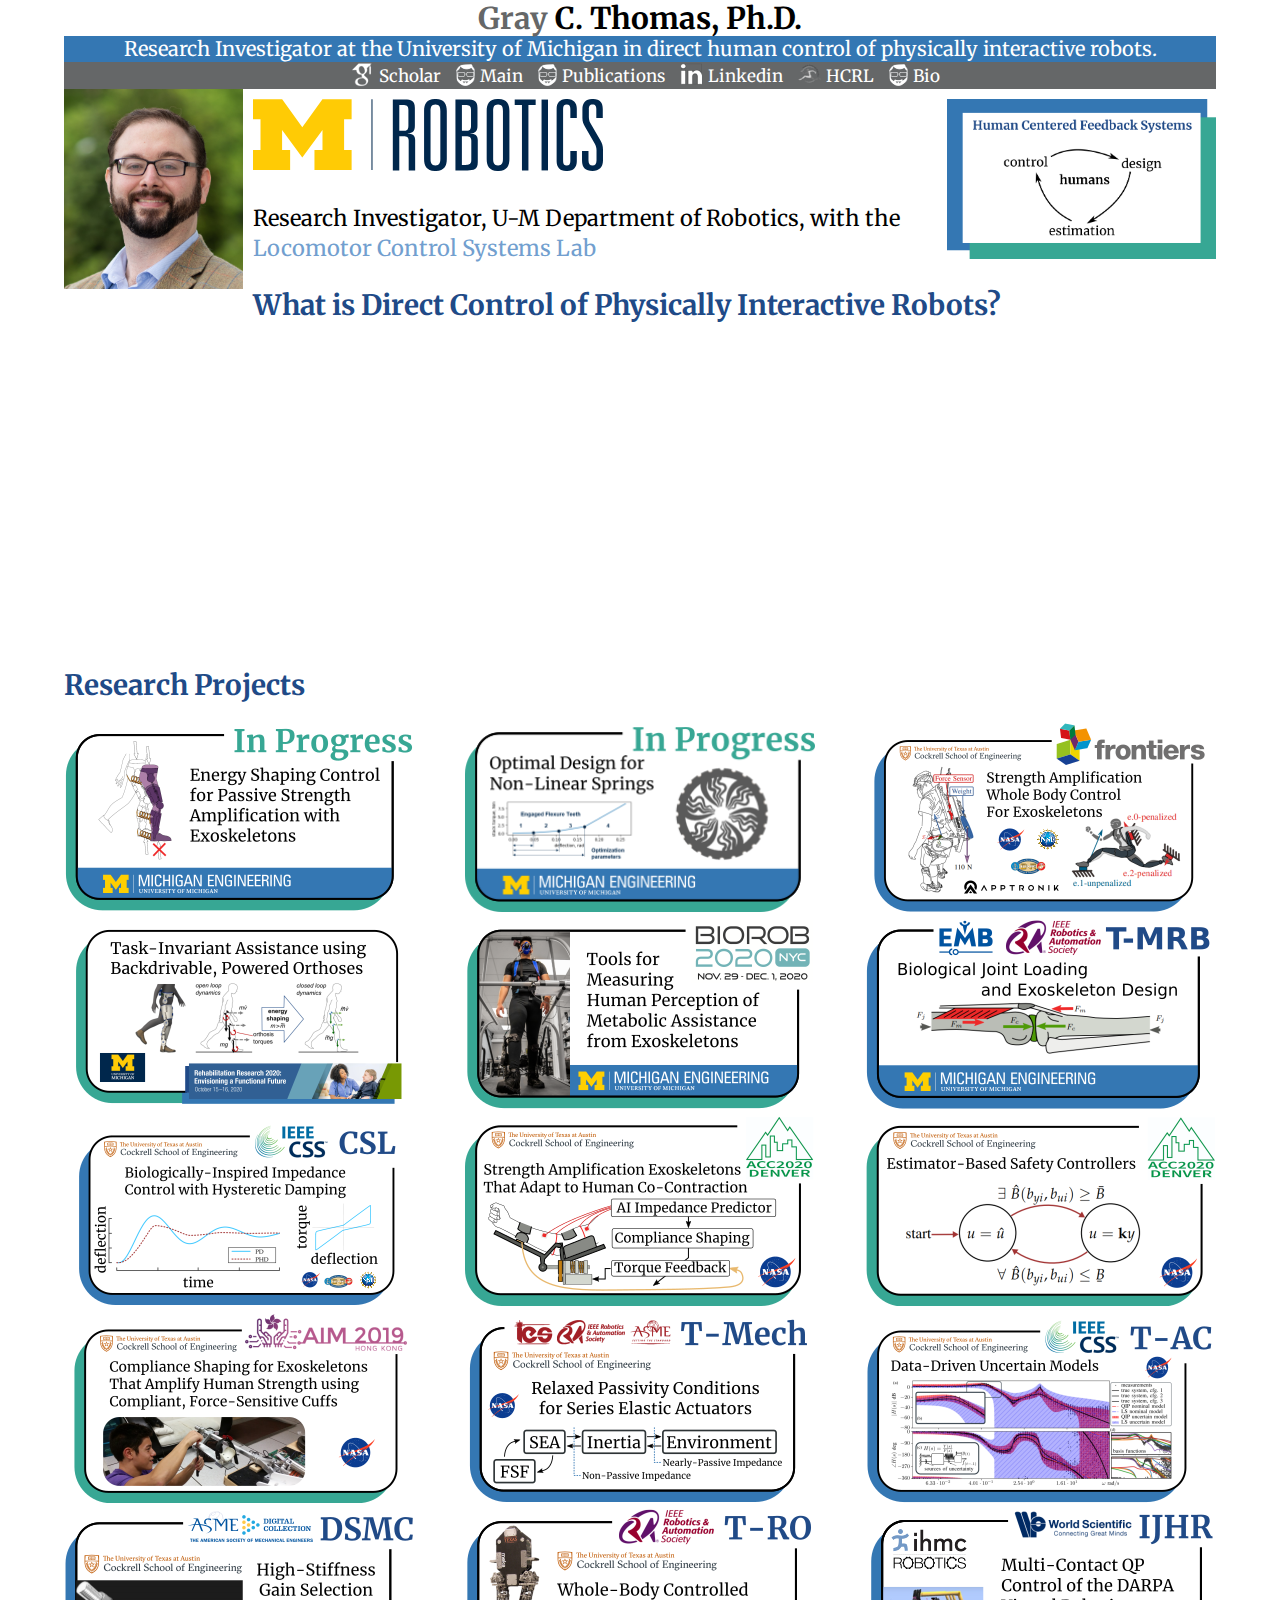
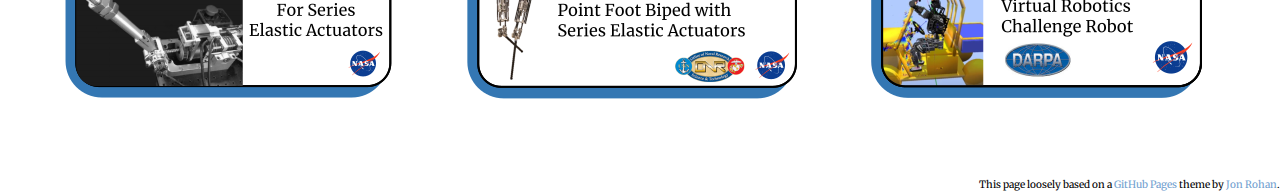
<file: index.html>
<!doctype html>
<!-- The Time Machine GitHub pages theme was designed and developed by Jon Rohan, on Feb 7, 2012. -->
<!-- Follow him for fun. http://twitter.com/jonrohan. Tail his code on https://github.com/jonrohan -->
<html>
<head>
  <link rel="shortcut icon" href="images/favicon.ico">
  <meta charset="utf-8">
  <meta http-equiv="X-UA-Compatible" content="IE=edge,chrome=1">
<!--   <link rel="stylesheet" type="text/css" href="https://fonts.googleapis.com/css?family=Overpass|Yantramanav:900"> -->
<link rel="preconnect" href="https://fonts.gstatic.com">
<link href="https://fonts.googleapis.com/css2?family=Merriweather&display=swap" rel="stylesheet">
  <link rel="stylesheet" href="stylesheets/thomas2020.css" media="screen">


<title>Gray Cortright Thomas, PhD</title>

<meta name="viewport" content="width=device-width,initial-scale=1">

</head>

<body>
  <div class="wrapper">
    <header>
      <h1 class="title"><a class="Gray">Gray</a> C. Thomas, Ph.D.</h1>
    </header>
    
    <div id="container">
     <p class="tagline">
        Research Investigator at the University of Michigan in direct human control of physically interactive robots.
      </p>
      <div id="main" role="main">
        <p class="download-bar">

            <a href="https://scholar.google.com/citations?hl=en&user=WNg0yy8AAAAJ&view_op=list_works">
              <img src="images/scholar.png"> Scholar
            </a> <a href="index.html" >
              <img src="images/gray.png" class="gray"> Main
            </a> <a href="publications.html" >
              <img src="images/gray.png" class="gray"> Publications
            </a> <a href="https://www.linkedin.com/in/gray-thomas-a73b26a1?trk=hp-identity-name" >
              <img src="images/linkedin.png" class="linkedin"> Linkedin
            </a> <a href="http://sites.utexas.edu/hcrl/" >
              <img src="images/hcrl.png" class="hcrl"> HCRL
            </a> <a href="bio.html">
              <img src="images/gray.png" class="gray"> Bio
            </a> 

      </p>
            
    </div>
    <div>
      <!-- <img style="float: left; max-width:100%; padding-right: 10px" height="200" src="images/Gray300dpi.png">  -->
      <img style="float: left; max-width:100%; padding-right: 10px" height="200" src="images/gray_headshot_crop.jpg"> 
      <img style="float: right; max-width:100%; padding-left: 10px; padding-bottom: 10px; padding-top: 10px" height="180" src="images/HCFS-300dpi.png">
      <span>
        <!-- <img style="vertical-align:top; padding-left: 00px; padding-top: 10px; padding-right: 00px; max-width:100%; padding-bottom: 10px" width="350" src="images/UMEECS-300dpi.png"> -->
        <img style="vertical-align:top; padding-left: 00px; padding-top: 10px; padding-right: 00px; max-width:100%; padding-bottom: 10px" width="350" src="images/MRobotics_informal_outlines_digital.svg">
        <p class="affiliation">Research Investigator, U-M Department of Robotics, with the <a href="https://web.eecs.umich.edu/locolab/team.html">Locomotor Control Systems Lab</a><br><!-- and <a href="https://neurobionics.robotics.umich.edu/">Neurobionics Laboratories</a><br>gcthomas{at}umich.edu -->
        </p>
      </span>
    </div>


    <article class="markdown-body">

    <h1> What is Direct Control of Physically Interactive Robots?</h1>
    <iframe width="560" height="315" src="https://www.youtube.com/embed/rHDf4N0GwgU" title="YouTube video player" frameborder="0" allow="accelerometer; autoplay; clipboard-write; encrypted-media; gyroscope; picture-in-picture" allowfullscreen></iframe>
      <h1>Research Projects</h1>
      <p style="text-align:justify; text-justify:inter-word">
        <a href="Preprints/ThomasGregg2021CDCpre.pdf"><img width="350" src=images/GProject/GProject-AES.png></a>
        <a href="Preprints/ThomasRouse2021DWAbstract.pdf"><img width="350" src=images/GProject/GProject-NL-Springs.png></a>
        <a href="https://www.frontiersin.org/articles/10.3389/frobt.2021.720231/full"><img width="350" src=images/GProject/GProject-Sagit.png></a>
        <a href="Preprints/ThomasLinDivekarNeslerGreggREHABPoster2020.pdf"><img width="350" src=images/GProject/GProject-TIPO.png></a>
        <a href="https://ieeexplore.ieee.org/document/9224374"><img width="350" src=images/GProject/GProject-JND.png></a>
        <a href="https://ieeexplore.ieee.org/document/9492308"><img width="350" src=images/GProject/GProject-JLR.png></a>
        <a href="https://ieeexplore.ieee.org/document/9291396"><img width="350" src=images/GProject/GProject-PHD.png></a>
        <a href="https://ieeexplore.ieee.org/document/9147875"><img width="350" src=images/GProject/GProject-ACSHIE.png></a>
        <a href="https://ieeexplore.ieee.org/document/9147276"><img width="350" src=images/GProject/GProject-REBSV.png></a>
        <a href="https://ieeexplore.ieee.org/document/8868484"><img width="350" src=images/GProject/GProject-SAECC.png></a>
        <a href="https://ieeexplore.ieee.org/document/9250572"><img width="350" src=images/GProject/GProject-FSF-SEA.png></a>
        <a href="https://ieeexplore.ieee.org/document/8636188"><img width="350" src=images/GProject/GProject-QIP.png></a>
        <a href="https://doi.org/10.1115/1.4041449"><img width="350" src=images/GProject/GProject-GSSEA.png></a>
        <a href="http://ieeexplore.ieee.org/abstract/document/7736085/"><img width="350" src=images/GProject/GProject-HUME.png></a>
        <a href="http://www.worldscientific.com/doi/abs/10.1142/S0219843616500079"><img width="350" src=images/GProject/GProject-VRC.png></a>
        <img width="350" src=images/GProject/G-BLANK.png>
        <img width="350" src=images/GProject/G-BLANK.png>
        <img width="350" src=images/GProject/G-BLANK.png>
        <img width="350" src=images/GProject/G-BLANK.png>
        <img width="350" src=images/GProject/G-BLANK.png>
        <img width="350" src=images/GProject/G-BLANK.png>
        <img width="350" src=images/GProject/G-BLANK.png>
      </p>

   </article>
 </div>

</div> <!-- /container -->
<footer>

  <div class="creds">
    <small>This page loosely based on a <a href="https://pages.github.com/">GitHub Pages</a> theme by <a href="https://twitter.com/jonrohan/">Jon Rohan</a>.</small>
  </div>
</footer>
</div>


</body>
</html>
</file>
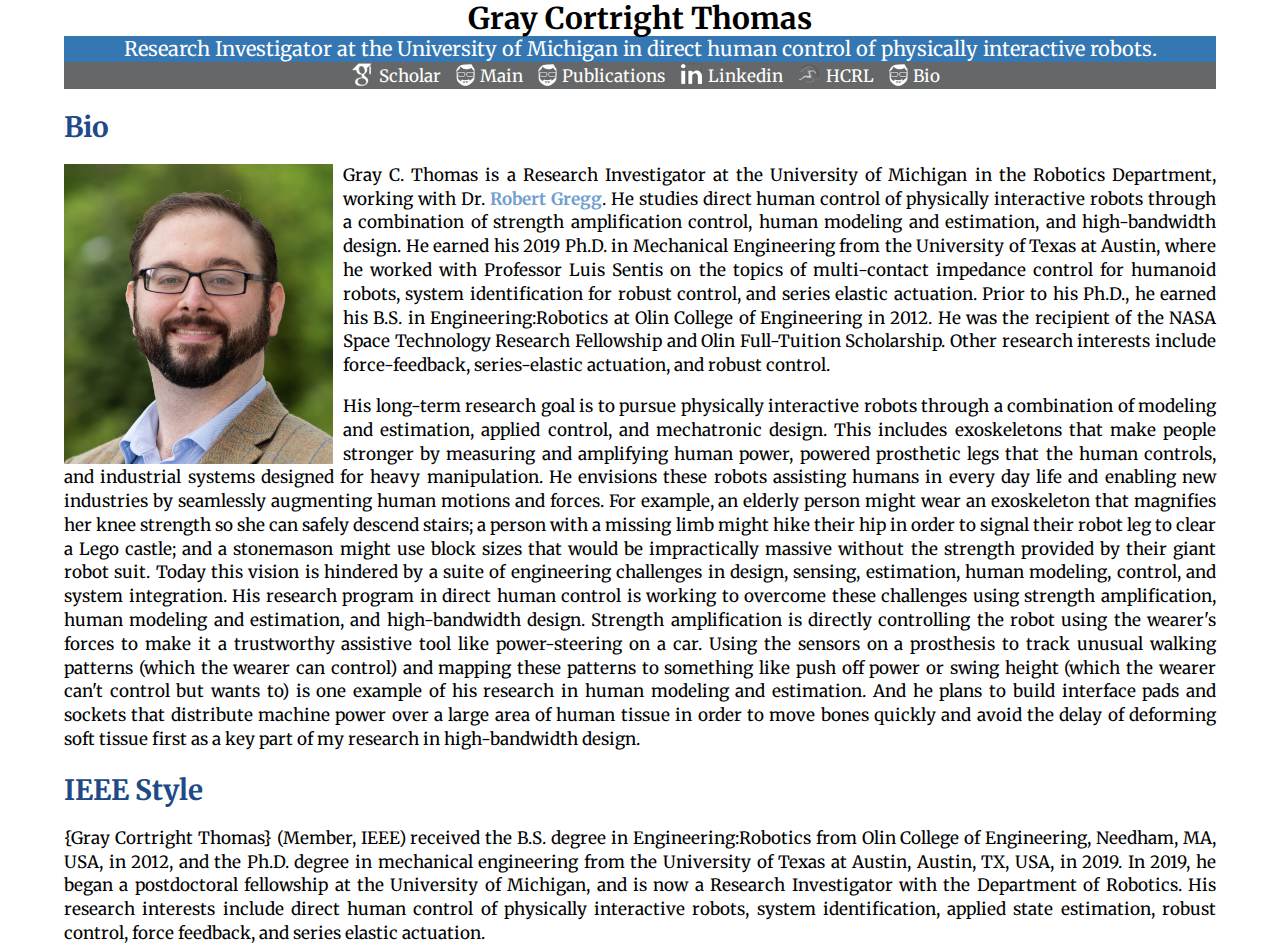
<file: bio.html>
<!doctype html>
<!-- The Time Machine GitHub pages theme was designed and developed by Jon Rohan, on Feb 7, 2012. -->
<!-- Follow him for fun. http://twitter.com/jonrohan. Tail his code on https://github.com/jonrohan -->
<html>
<head>
  <link rel="shortcut icon" href="images/favicon.ico">
  <meta charset="utf-8">
  <meta http-equiv="X-UA-Compatible" content="IE=edge,chrome=1">
<link rel="preconnect" href="https://fonts.gstatic.com">
<link href="https://fonts.googleapis.com/css2?family=Merriweather&display=swap" rel="stylesheet">
  <link rel="stylesheet" href="stylesheets/thomas2020.css" media="screen">


</script>
<title>Gray Cortright Thomas</title>
<meta name="description" content="Research Investigator at the University of Michigan in direct human control of physically interactive robots">

<meta name="viewport" content="width=device-width,initial-scale=1">

</head>

<body>

  <div class="wrapper">
    <header>
      <h1 class="title">Gray Cortright Thomas</h1>
      <!-- <h1 class="subtitle">Scholar and Roboticist</h1> -->
    </header>
    
    <div id="container">
     <p class="tagline">
        Research Investigator at the University of Michigan in direct human control of physically interactive robots.
      </p>
      <div id="main" role="main">
        <p class="download-bar">

            <a href="https://scholar.google.com/citations?hl=en&user=WNg0yy8AAAAJ&view_op=list_works">
              <img src="images/scholar.png"> Scholar
            </a> <a href="index.html" >
              <img src="images/gray.png" class="gray"> Main
            </a> <a href="publications.html" >
              <img src="images/gray.png" class="gray"> Publications
            </a> <a href="https://www.linkedin.com/in/gray-thomas-a73b26a1?trk=hp-identity-name" >
              <img src="images/linkedin.png" class="linkedin"> Linkedin
            </a> <a href="http://sites.utexas.edu/hcrl/" >
              <img src="images/hcrl.png" class="hcrl"> HCRL
            </a> <a href="bio.html">
              <img src="images/gray.png" class="gray"> Bio
            </a> 

      </p>

    
    <article class="markdown-body">
      
     <h1>Bio</h1>
      <p><img style="float: left; padding-right: 10px" height="300" src="images/gray_headshot_crop.jpg"> 
Gray C. Thomas is a Research Investigator at the University of Michigan in the Robotics Department, working with Dr. <a href="https://gregg.engin.umich.edu/">Robert Gregg</a>. He studies direct human control of physically interactive robots through a combination of strength amplification control, human modeling and estimation, and high-bandwidth design. He earned his 2019 Ph.D. in Mechanical Engineering from the University of Texas at Austin, where he worked with Professor Luis Sentis on the topics of multi-contact impedance control for humanoid robots, system identification for robust control, and series elastic actuation. Prior to his Ph.D., he earned his B.S. in Engineering:Robotics at Olin College of Engineering in 2012. He was the recipient of the NASA Space Technology Research Fellowship and Olin Full-Tuition Scholarship. Other research interests include force-feedback, series-elastic actuation, and robust control.
</p>


        <!-- I received a B.S. from <a href="http://www.olin.edu/">Olin College of Engineering</a>, Needham Massachusetts, in 2012—designing my own major in robotics engineering. In the summer of 2012 I joined the <a href="https://www.ihmc.us/">Florida Institute for Human and Machine Cognition</a>, and participated in the <a href="http://archive.darpa.mil/roboticschallenge/">DARPA virtual robotics challenge</a>—which we won! in the fall of 2013, I joined the <a href="http://sites.utexas.edu/hcrl/">Human Centered Robotics Lab</a> at the University of Texas at Austin, eventually obtaining a Ph.D. in Mechanical Engineering in 2019. Between 2015 and 2019 I was funded through a NASA Space Technology Research Fellowship, collaborating with <a href="https://github.com/NASA-JSC-Robotics">Johnson Space Center's Robotics Team</a> on the control of compliant humanoid robots. Along the way, I discovered that the same mechanical impedance shaping mathematics I had been applying to humanoid robots could also be applied to strength amplifying exoskeletons. In 2018, I started collaborating with <a href="https://apptronik.com/">Apptronik Inc.</a> (an HCRL spinoff) to apply these techniques to the Sagitarius lower body exoskeleton.</p> -->

<p>
His long-term research goal is to pursue  physically interactive robots through a combination of modeling and estimation, applied control, and mechatronic design. This includes exoskeletons that make people stronger by measuring and amplifying human power, powered prosthetic legs that the human controls, and industrial systems designed for heavy manipulation. He envisions these robots assisting humans in every day life and enabling new industries by seamlessly augmenting human motions and forces. For example, an elderly person might wear an exoskeleton that magnifies her knee strength so she can safely descend stairs; a person with a missing limb might hike their hip in order to signal their robot leg to clear a Lego castle; and a stonemason might use block sizes that would be impractically massive without the strength provided by their giant robot suit. Today this vision is hindered by a suite of engineering challenges in design, sensing, estimation, human modeling, control, and system integration. His research program in direct human control is working to overcome these challenges using strength amplification, human modeling and estimation, and high-bandwidth design. Strength amplification is directly controlling the robot using the wearer's forces to make it a trustworthy assistive tool like power-steering on a car. Using the sensors on a prosthesis to track unusual walking patterns (which the wearer can control) and mapping these patterns to something like push off power or swing height (which the wearer can't control but wants to) is one example of his research in human modeling and estimation. And he plans to build interface pads and sockets that distribute machine power over a large area of human tissue in order to move bones quickly and avoid the delay of deforming soft tissue first as a key part of my research in high-bandwidth design.</p>


<h1> IEEE Style </h1>
<p>
{Gray Cortright Thomas} (Member, IEEE) received the B.S. degree in Engineering:Robotics from Olin College of Engineering, Needham, MA, USA, in 2012, and the Ph.D. degree in mechanical engineering from the University of Texas at Austin, Austin, TX, USA, in 2019. In 2019, he began a postdoctoral fellowship at the University of Michigan, and is now a Research Investigator with the Department of Robotics. His research interests include direct human control of physically interactive robots, system identification, applied state estimation, robust control, force feedback, and series elastic actuation.
</p>

       <!--    I am currently a postdoctoral research fellow at the University of Michigan, Ann Arbor, working with Drs. <a href="https://gregg.engin.umich.edu/">Robert D. Gregg</a> and <a href="https://neurobionics.robotics.umich.edu/profiles/elliott-rouse/">Elliott Rouse</a> in the <a href="https://web.eecs.umich.edu/locolab/team.html">Locomotor Control Systems</a> and <a href="https://neurobionics.robotics.umich.edu/">Neurobionics Laboratory</a>. My research continues to apply my background in estimation and control to wearable robots. Through studying high bandwidth wearable feedback systems, I hope to surpass the perceptual threshold of strength amplification behaviors, and create a class of devices that can function as seamless extensions of the human neuomuscular system.
        </p> -->
<!-- <img src="images/Ski 650x650.jpg" width="650" height="650"> -->
<!-- <img src="images/me and val.jpg" width="650"> -->

   </article>
 </div>
   
<!-- </div> 
<footer>
  <div class="owner">

    <p><a href="https://github.com/GrayThomas" class="avatar"><img src="https://avatars2.githubusercontent.com/u/4873017?v=3&amp;s=60" width="48" height="48"></a>View <a href="https://github.com/GrayThomas">GrayThomas</a> on <a href="https://www.github.com">GitHub</a></p>

  </div>
  <div class="creds">
    <small>This page based on a <a href="https://pages.github.com/">GitHub Pages</a>theme by <a href="https://twitter.com/jonrohan/">Jon Rohan</a></small>
  </div>
</footer>
</div> -->


</body>
</html>
</file>
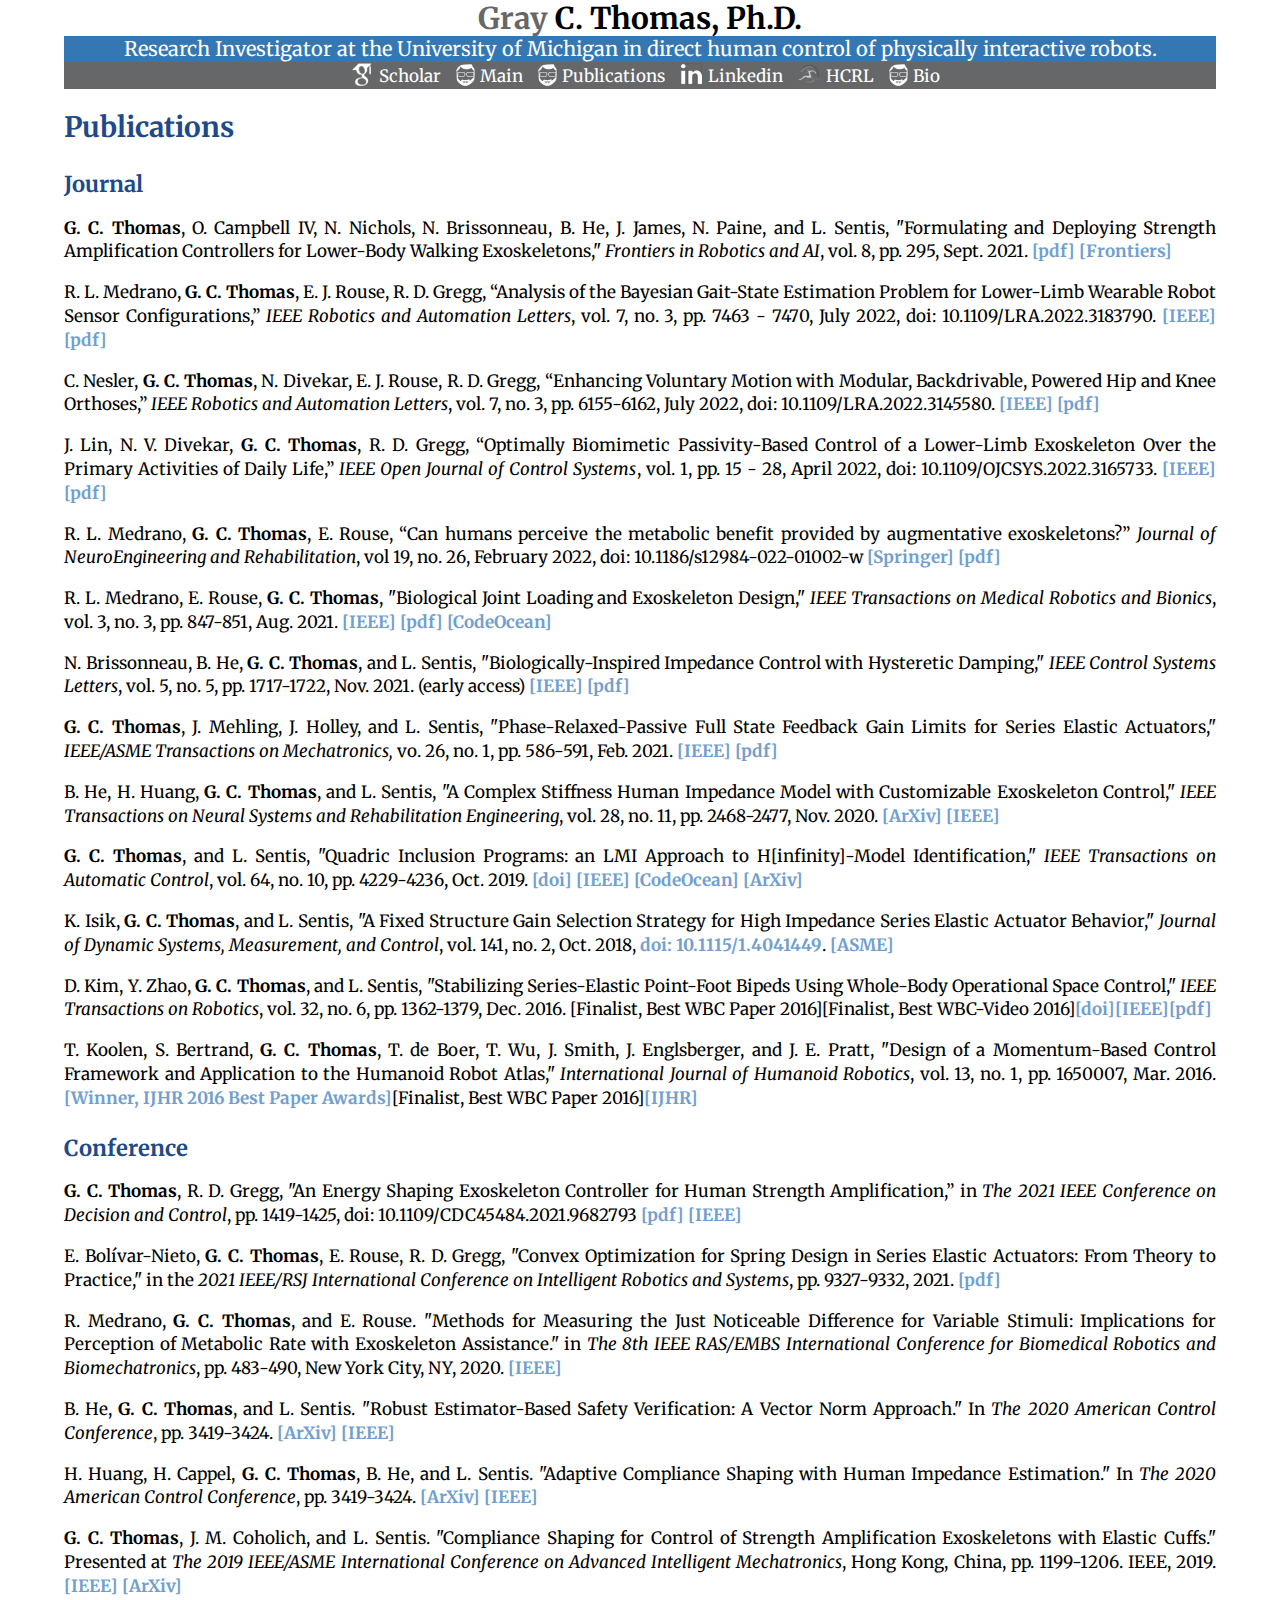
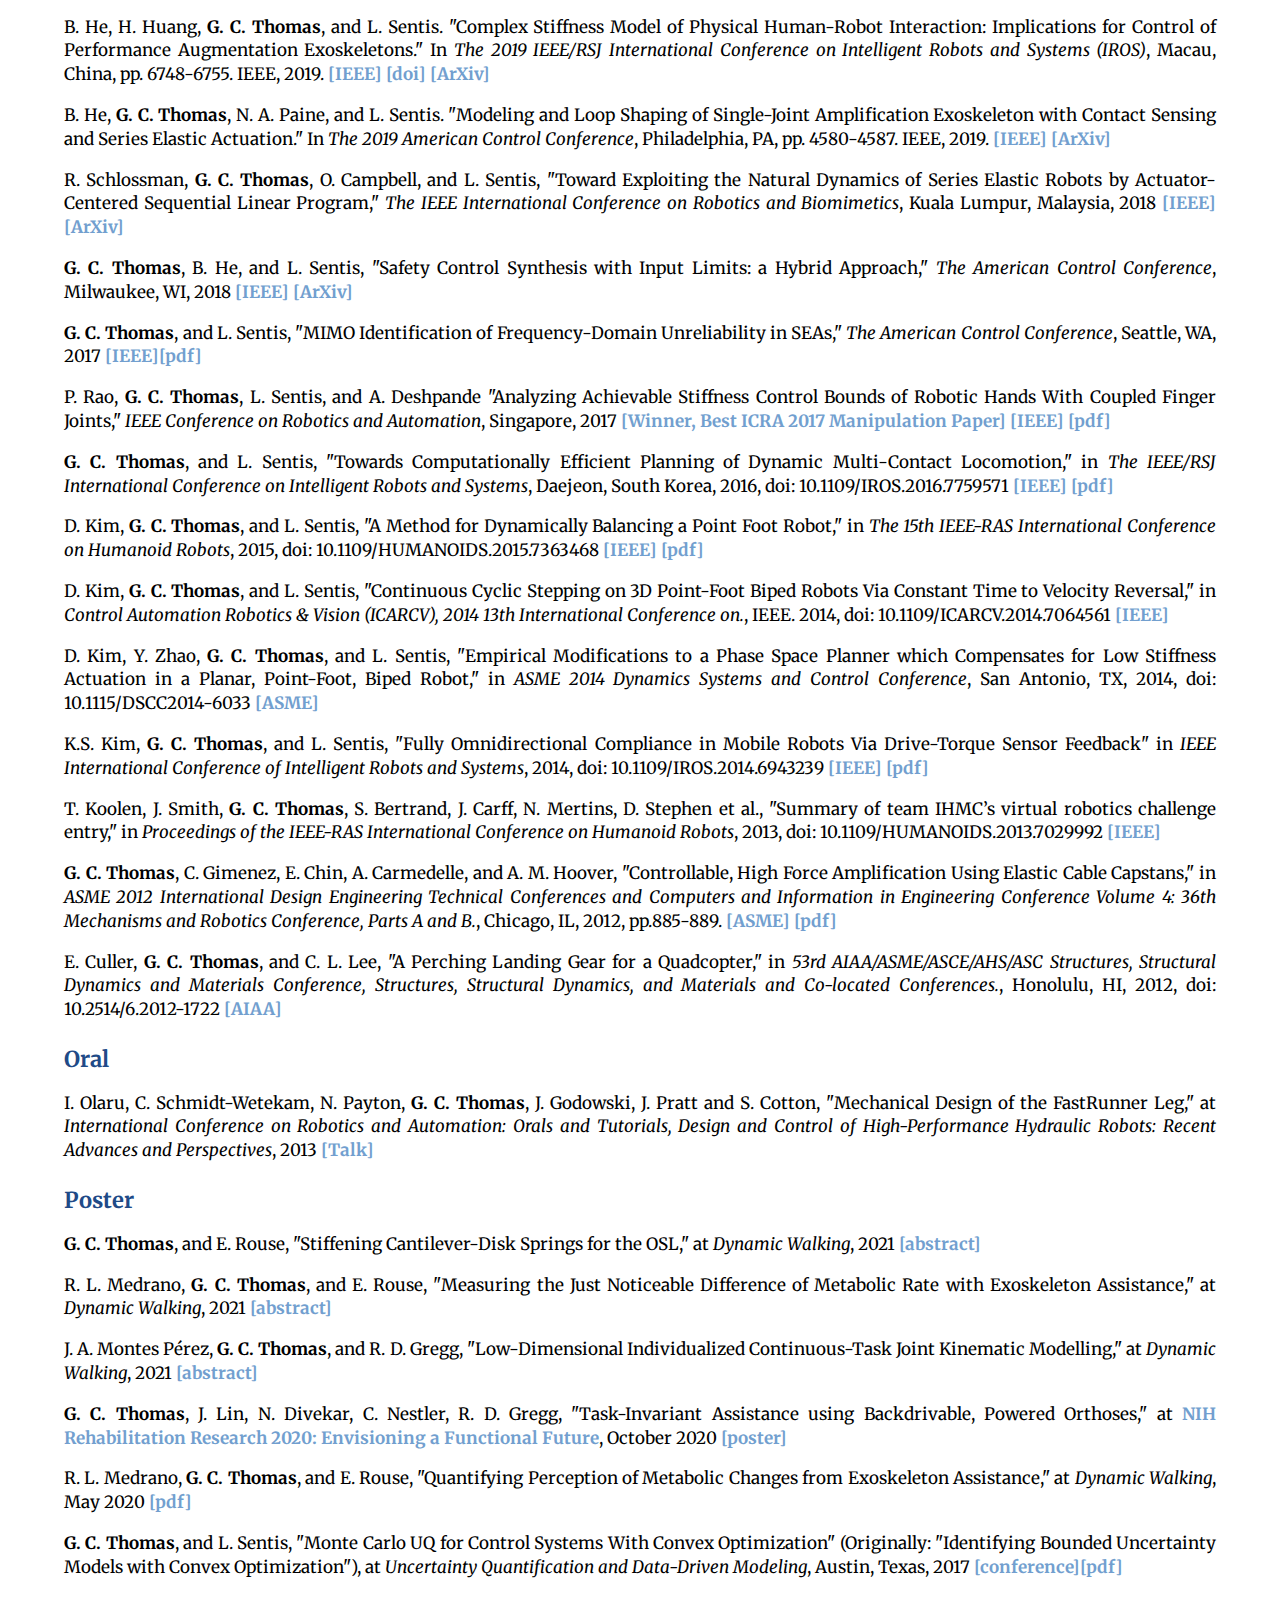
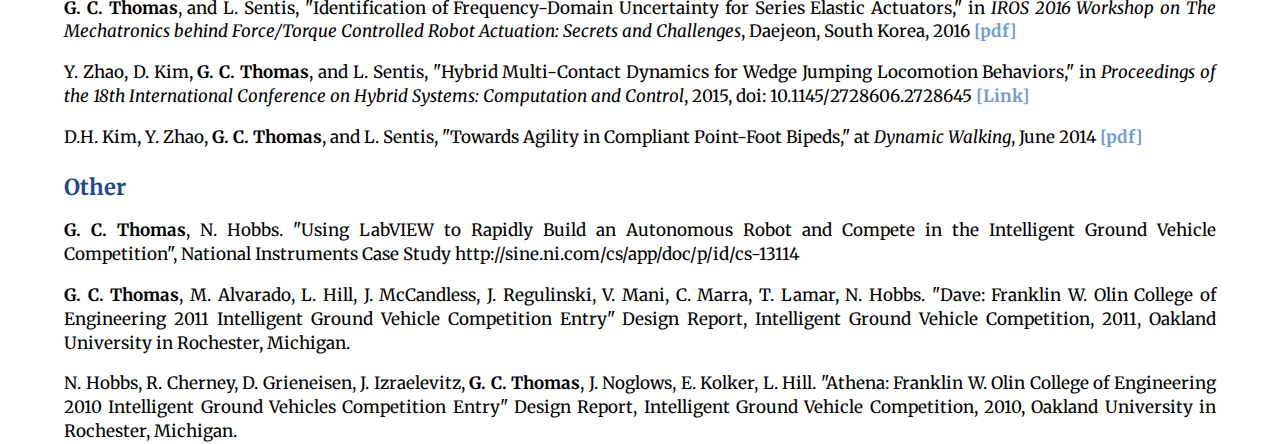
<file: publications.html>
<!doctype html>
<!-- The Time Machine GitHub pages theme was designed and developed by Jon Rohan, on Feb 7, 2012. -->
<!-- Follow him for fun. http://twitter.com/jonrohan. Tail his code on https://github.com/jonrohan -->
<html>
<head>
  <link rel="shortcut icon" href="images/favicon.ico">
  <meta charset="utf-8">
  <meta http-equiv="X-UA-Compatible" content="IE=edge,chrome=1">
<link rel="preconnect" href="https://fonts.gstatic.com">
<link href="https://fonts.googleapis.com/css2?family=Merriweather&display=swap" rel="stylesheet">
  <link rel="stylesheet" href="stylesheets/thomas2020.css" media="screen">

<title>Gray Cortright Thomas's Publications</title>
<meta name="description" content="Robotics Researcher, NASA Space Technology Fellow, and Graduate Student at the University of Texas at Austin">

<meta name="viewport" content="width=device-width,initial-scale=1">

</head>

<body>

  <div class="wrapper">
    <header>
      <h1 class="title"><a class="Gray">Gray</a> C. Thomas, Ph.D.</h1>
    </header>
    
    <div id="container">
     <p class="tagline">
        Research Investigator at the University of Michigan in direct human control of physically interactive robots.
      </p>
      <div id="main" role="main">
        <p class="download-bar">

            <a href="https://scholar.google.com/citations?hl=en&user=WNg0yy8AAAAJ&view_op=list_works">
              <img src="images/scholar.png"> Scholar
            </a> <a href="index.html" >
              <img src="images/gray.png" class="gray"> Main
            </a> <a href="publications.html" >
              <img src="images/gray.png" class="gray"> Publications
            </a> <a href="https://www.linkedin.com/in/gray-thomas-a73b26a1?trk=hp-identity-name" >
              <img src="images/linkedin.png" class="linkedin"> Linkedin
            </a> <a href="http://sites.utexas.edu/hcrl/" >
              <img src="images/hcrl.png" class="hcrl"> HCRL
            </a> <a href="bio.html">
              <img src="images/gray.png" class="gray"> Bio
            </a> 

      </p>

    
    <article class="markdown-body">
 <h1>Publications</h1>

<!-- bib -->

<!-- <p>
C. Nesler, <b>G. C. Thomas</b>N. Divekar, E. J. Rouse, R. D. Gregg, “Enhancing Voluntary Motion with Modular, Backdrivable, Powered Hip and Knee Orthoses,” <i>(Under Review)</i> <a href="Preprints/NeslerThomasDivekarRouseGregg2022RALpre.pdf">[pdf]</a>
</p> -->

<!-- <p>
R. L. Medrano, <b>G. C. Thomas</b>, E. Rouse, "Can humans perceive the metabolic benefit provided by augmentative exoskeletons?" <i>(Under Review)</i> <a href="Preprints/MedranoThomasRouse2021JNERpre.pdf">[pdf]</a>
</p> -->

<!-- <p>
R. L. Medrano, <b>G. C. Thomas</b>, E. Rouse, R. D. Gregg, "Real-Time Phase and Task Estimation for Controlling a Powered Ankle Exoskeleton on Extremely Uneven Terrain," <i>(In Preparation)</i>. <a href="Preprints/MedranoThomasRouseGregg2021TROpre.pdf">[pdf]</a> <a href="https://www.youtube.com/watch?v=xmJwKG_eP6U">[YouTube]</a>
</p> -->

<!-- <p>
J. Lin, N. V. Divekar, <b>G. C. Thomas</b>, R. D. Gregg, "Task-Invariant Passivity-Based Control of a Knee-Ankle Exoskeleton over the Primary Activities of Daily Life," <i>(In Preparation)</i>. <a href="Preprints/LinDivekarThomasGregg2021pre.pdf">[pdf]</a>
</p> -->

<h3>Journal</h3>

<p>
<b>G. C. Thomas</b>, O. Campbell IV, N. Nichols, N. Brissonneau, B. He, J. James, N. Paine, and L. Sentis, "Formulating and Deploying Strength Amplification Controllers for Lower-Body Walking Exoskeletons," <i>Frontiers in Robotics and AI</i>, vol. 8, pp. 295, Sept. 2021. <a href="Preprints/ThomasEA2021FrontiersPre.pdf">[pdf]</a> <a href="https://www.frontiersin.org/articles/10.3389/frobt.2021.720231">[Frontiers]</a> </p>

<p>
R. L. Medrano, <b>G. C. Thomas</b>, E. J. Rouse, R. D. Gregg, “Analysis of the Bayesian Gait-State Estimation Problem for Lower-Limb Wearable Robot Sensor Configurations,” <i>IEEE Robotics and Automation Letters</i>, vol. 7, no. 3, pp. 7463 - 7470,  July 2022, doi: 10.1109/LRA.2022.3183790. <a href="https://ieeexplore.ieee.org/abstract/document/9798814">[IEEE]</a> <a href="https://graythomas.github.io/Preprints/MedranoThomasRouseGregg2022RALpre.pdf">[pdf]</a>
</p>

<p>
C. Nesler, <b>G. C. Thomas</b>, N. Divekar, E. J. Rouse, R. D. Gregg, “Enhancing Voluntary Motion with Modular, Backdrivable, Powered Hip and Knee Orthoses,” <i>IEEE Robotics and Automation Letters</i>, vol. 7, no. 3, pp. 6155-6162, July 2022, doi: 10.1109/LRA.2022.3145580. <a href="https://ieeexplore.ieee.org/document/9691920">[IEEE]</a> <a href="https://graythomas.github.io/Preprints/NeslerThomasDivekarRouseGregg2022RAL.pdf">[pdf]</a>
</p>

<p>
J. Lin, N. V. Divekar, <b>G. C. Thomas</b>, R. D. Gregg, “Optimally Biomimetic Passivity-Based Control of a Lower-Limb Exoskeleton Over the Primary Activities of Daily Life,” <i>IEEE Open Journal of Control Systems</i>, vol. 1, pp. 15 - 28, April 2022, doi: 10.1109/OJCSYS.2022.3165733. <a href="https://ieeexplore.ieee.org/document/9756252">[IEEE]</a> <a href="https://graythomas.github.io/Preprints/LinDivekarThomasGregg2021pre.pdf">[pdf]</a>
</p> 

<p>
R. L. Medrano, <b>G. C. Thomas</b>, E. Rouse, “Can humans perceive the metabolic benefit provided by augmentative exoskeletons?” <i>Journal of NeuroEngineering and Rehabilitation</i>, vol 19, no. 26, February 2022, doi: 10.1186/s12984-022-01002-w <a href="https://jneuroengrehab.biomedcentral.com/articles/10.1186/s12984-022-01002-w">[Springer]</a> <a href="https://graythomas.github.io/Preprints/MedranoThomasRouse2021JNERpre.pdf">[pdf]</a> 
</p>

<p>
R. L. Medrano, E. Rouse, <b>G. C. Thomas</b>, "Biological Joint Loading and Exoskeleton Design," <i>IEEE Transactions on Medical Robotics and Bionics</i>, vol. 3, no. 3, pp. 847-851, Aug. 2021. <a href="https://ieeexplore.ieee.org/document/9492308">[IEEE]</a> <a href="https://graythomas.github.io/Preprints/MedranoRouseThomas2020TMRBpre.pdf">[pdf]</a> <a href="https://codeocean.com/capsule/8239141/tree/v1">[CodeOcean]</a>
</p><!-- vol. 3, no. 3, pp. 847-851, Aug. 2021 -->

<p>
N. Brissonneau, B. He, <b>G. C. Thomas</b>, and L. Sentis, "Biologically-Inspired Impedance
Control with Hysteretic Damping," <i>IEEE Control Systems Letters</i>, vol. 5, no. 5, pp. 1717-1722,
Nov. 2021. (early access) <a href="https://ieeexplore.ieee.org/document/9291396">[IEEE]</a> <a href="https://graythomas.github.io/Preprints/BrissonneauHeThomasSentis2020LCSSpre.pdf">[pdf]</a>
</p>


<p>
<b>G. C. Thomas</b>, J. Mehling, J. Holley, and L. Sentis, "Phase-Relaxed-Passive Full State Feedback Gain Limits for Series Elastic Actuators," <i>IEEE/ASME Transactions on Mechatronics,</i> vo. 26, no. 1, pp. 586-591, Feb. 2021. <a href="https://ieeexplore.ieee.org/document/9250572">[IEEE]</a> <a href="https://graythomas.github.io/Preprints/ThomasMehlingHolleySentis2020TMechpre.pdf">[pdf]</a>
</p>


<p>
B. He, H. Huang, <b>G. C. Thomas</b>, and L. Sentis, "A Complex Stiffness Human Impedance Model with Customizable Exoskeleton Control," <i>IEEE Transactions on Neural Systems and Rehabilitation Engineering</i>, vol. 28, no. 11, pp. 2468-2477, Nov. 2020. <a href="https://arxiv.org/abs/2009.12446">[ArXiv]</a> <a href="https://ieeexplore.ieee.org/document/9207922">[IEEE]</a>
</p>

<p>
<b>G. C. Thomas</b>, and L. Sentis, "Quadric Inclusion Programs: an LMI Approach to H[infinity]-Model Identification," <i>IEEE Transactions on Automatic Control</i>, vol. 64, no. 10, pp. 4229-4236, Oct. 2019. <a href="https://doi.org/10.1109/TAC.2019.2897886">[doi]</a> <a href="https://ieeexplore.ieee.org/document/8636188">[IEEE]</a> <a href="https://codeocean.com/capsule/7861079/tree/v1">[CodeOcean]</a> <a href="https://arxiv.org/pdf/1802.07695">[ArXiv]</a> 
</p>

<p>
K. Isik, <b>G. C. Thomas</b>, and L. Sentis, "A Fixed Structure Gain Selection Strategy for High Impedance Series Elastic Actuator Behavior," <i> Journal of Dynamic Systems, Measurement, and Control</i>, vol. 141, no. 2, Oct. 2018, <a href="https://doi.org/10.1115/1.4041449">doi: 10.1115/1.4041449</a>. <a href="http://dynamicsystems.asmedigitalcollection.asme.org/article.aspx?articleid=2702914">[ASME]</a> <!-- <a href="bib/gray.bib.html#IsikThomasSentis2018JDSMC">[.bib]</a> -->
</p>

<p>
D. Kim, Y. Zhao, <b>G. C. Thomas</b>, and L. Sentis, "Stabilizing Series-Elastic Point-Foot Bipeds Using Whole-Body Operational Space Control," <i>IEEE Transactions on Robotics</i>, vol. 32, no. 6, pp. 1362-1379, Dec. 2016. [Finalist, Best WBC Paper 2016][Finalist, Best WBC-Video 2016]<a href="https://doi.org/10.1109/TRO.2016.2597314">[doi]</a><a href="http://ieeexplore.ieee.org/abstract/document/7736085/">[IEEE]</a><a href="https://www.researchgate.net/profile/Donghyun_Kim34/publication/309706836_Stabilizing_Series-Elastic_Point-Foot_Bipeds_Using_Whole-Body_Operational_Space_Control/links/5823f06408ae61258e3cd0c5.pdf">[pdf]</a><!-- <a href="bib/gray.bib.html#KimEA2016TRO">[.bib]</a> -->
</p>
<p>
T. Koolen, S. Bertrand, <b>G. C. Thomas</b>, T. de Boer, T. Wu, J. Smith, J. Englsberger, and J. E. Pratt, "Design of a Momentum-Based Control Framework and Application to the Humanoid Robot Atlas," <i>International Journal of Humanoid Robotics</i>, vol. 13, no. 1, pp. 1650007, Mar. 2016. <a href="http://humanoids2017.loria.fr/index.html%3Fp=338.html">[Winner, IJHR 2016 Best Paper Awards]</a>[Finalist, Best WBC Paper 2016]<a href="http://www.worldscientific.com/doi/abs/10.1142/S0219843616500079">[IJHR]</a> <!-- <a href="bib/gray.bib.html#KoolenEA2016IJHR">[.bib]</a> -->
</p>


<h3>Conference</h3>

<p>
<b>G. C. Thomas</b>, R. D. Gregg, "An Energy Shaping Exoskeleton Controller for Human Strength Amplification,” in <i> The 2021 IEEE Conference on Decision and Control</i>, pp. 1419-1425, doi: 10.1109/CDC45484.2021.9682793 <a href="Preprints/ThomasGregg2021CDCpre.pdf">[pdf]</a>  <a href="https://ieeexplore.ieee.org/document/9682793">[IEEE]</a>
</p>

<p>
E. Bolívar-Nieto, <b>G. C. Thomas</b>, E. Rouse, R. D. Gregg, "Convex Optimization for Spring Design in Series Elastic Actuators: From Theory to Practice," in the <i>2021 IEEE/RSJ International Conference on Intelligent Robotics and Systems</i>, pp. 9327-9332, 2021. <a href="https://web.eecs.umich.edu/locolab/documents/BolivarGregg-IROS2021.pdf">[pdf]</a>
</p>

<p>
R. Medrano, <b>G. C. Thomas</b>, and E. Rouse. "Methods for Measuring the Just Noticeable Difference for Variable Stimuli: Implications for Perception of Metabolic Rate with Exoskeleton Assistance." in <i>The 8th IEEE RAS/EMBS International Conference for Biomedical
Robotics and Biomechatronics</i>, pp. 483-490, New York City, NY, 2020. <a href="https://ieeexplore.ieee.org/document/9224374">[IEEE]</a>
</p>

<p>
B. He, <b>G. C. Thomas</b>, and L. Sentis. "Robust Estimator-Based Safety Verification: A Vector Norm Approach." In <i>The 2020 American Control Conference</i>, pp. 3419-3424.
<a href="https://arxiv.org/abs/1910.02317">[ArXiv]</a> <a href="https://ieeexplore.ieee.org/document/9147276">[IEEE]</a>
</p>

<p>
H. Huang, H. Cappel, <b>G. C. Thomas</b>, B. He, and L. Sentis. "Adaptive Compliance Shaping with Human Impedance Estimation." In <i>The 2020 American Control Conference</i>, pp. 3419-3424.
<a href="https://arxiv.org/abs/1910.12902">[ArXiv]</a> <a href="https://ieeexplore.ieee.org/document/9147875">[IEEE]</a>
</p>

<p>
<b>G. C. Thomas</b>, J. M. Coholich, and L. Sentis. "Compliance Shaping for Control of Strength Amplification Exoskeletons with Elastic Cuffs." Presented at <i>The 2019 IEEE/ASME International Conference on Advanced Intelligent Mechatronics</i>, Hong Kong, China, pp. 1199-1206. IEEE, 2019.
<a href="https://ieeexplore.ieee.org/document/8868484">[IEEE]</a>
<!-- <a href="bib/gray.bib.html#ThomasCoholichSentis2019pre">[.bib]</a> -->
<a href="https://arxiv.org/abs/1903.09673">[ArXiv]</a>
</p>


<p>
B. He, H. Huang, <b>G. C. Thomas</b>, and L. Sentis. "Complex Stiffness Model of Physical Human-Robot Interaction: Implications for Control of Performance Augmentation Exoskeletons." In <i>The 2019 IEEE/RSJ International Conference on Intelligent Robots and Systems (IROS)</i>,  Macau, China, pp. 6748-6755. IEEE, 2019.
<a href="https://ieeexplore.ieee.org/document/8968005">[IEEE]</a>
<a href="https://doi.org/10.1109/IROS40897.2019.8968005">[doi]</a>
<!-- <a href="bib/gray.bib.html#HeHuangThomasSentis2019pre">[.bib]</a> -->
<a href="https://arxiv.org/abs/1903.00704">[ArXiv]</a>
</p>

<p>
B. He, <b>G. C. Thomas</b>, N. A. Paine, and L. Sentis. "Modeling and Loop Shaping of Single-Joint Amplification Exoskeleton with Contact Sensing and Series Elastic Actuation." In <i>The 2019 American Control Conference</i>,  Philadelphia, PA, pp. 4580-4587. IEEE, 2019.
<a href="https://ieeexplore.ieee.org/abstract/document/8814421">[IEEE]</a>
<!-- <a href="bib/gray.bib.html#HeThomasPaineSentis2019ACC">[.bib]</a> -->
<a href="https://arxiv.org/abs/1809.10560">[ArXiv]</a> 
</p>

<p>
R. Schlossman, <b>G. C. Thomas</b>, O. Campbell, and L. Sentis, "Toward Exploiting the Natural Dynamics of Series Elastic Robots by Actuator-Centered Sequential Linear Program," <i>The IEEE International Conference on Robotics and Biomimetics</i>,  Kuala Lumpur, Malaysia, 2018 
<a href="https://ieeexplore.ieee.org/abstract/document/8665239">[IEEE]</a> <a href="https://arxiv.org/pdf/1802.10190.pdf">[ArXiv]</a> 
</p>

<p>
<b>G. C. Thomas</b>, B. He, and L. Sentis, "Safety Control Synthesis with Input Limits: a Hybrid Approach," <i>The American Control Conference</i>, Milwaukee, WI, 2018 
<a href="https://ieeexplore.ieee.org/abstract/document/8431457">[IEEE]</a>
<a href="https://arxiv.org/pdf/1802.10188.pdf">[ArXiv]</a> 
<!-- <a href="bib/gray.bib.html#ThomasHeSentis2018ACC">[.bib]</a> -->
</p>

<p>
<b>G. C. Thomas</b>, and L. Sentis, "MIMO Identification of Frequency-Domain Unreliability in SEAs," <i>The American Control Conference</i>, Seattle, WA, 2017
<a href="http://ieeexplore.ieee.org/abstract/document/7963638/">[IEEE]</a><a href="Preprints/ThomasSentis2017ACC.pdf">[pdf]</a><!-- <a href="bib/gray.bib.html#ThomasSentis2017ACC">[.bib]</a> -->
</p>

<p>
P. Rao, <b>G. C. Thomas</b>, L. Sentis, and A. Deshpande "Analyzing Achievable Stiffness Control Bounds of Robotic Hands With Coupled Finger Joints," <i>IEEE Conference on Robotics and Automation</i>, Singapore, 2017 <a href="http://www.icra2017.org/conference/awards#Manipulation">[Winner, Best ICRA 2017 Manipulation Paper]</a> <a href="http://ieeexplore.ieee.org/document/7989393/">[IEEE]</a> <a href="Preprints/RaoThomasSentisDeshpande2017ICRA.pdf">[pdf]</a><!-- <a href="bib/gray.bib.html#RaoThomasSentisDeshpande2017ICRA">[.bib]</a> -->
<!-- <a href="Preprints/ThomasSentis2017ACC.pdf">[preprint]</a> -->
</p>

<p>
<b>G. C. Thomas</b>, and L. Sentis, "Towards Computationally Efficient Planning of Dynamic Multi-Contact Locomotion," in <i>The IEEE/RSJ International Conference on Intelligent Robots and Systems</i>, Daejeon, South Korea, 2016, doi: 10.1109/IROS.2016.7759571 <a href="http://ieeexplore.ieee.org/abstract/document/7759571/">[IEEE]</a> <a href="http://sites.utexas.edu/hcrl/files/2016/01/IROS16_1631_FI.pdf">[pdf]</a><!-- <a href="bib/gray.bib.html#ThomasSentis2016IROS">[.bib]</a> -->
</p>

<p>
D. Kim, <b>G. C. Thomas</b>, and L. Sentis, "A Method for Dynamically Balancing a Point Foot Robot," in <i>The 15th IEEE-RAS International Conference on Humanoid Robots</i>, 2015, doi: 10.1109/HUMANOIDS.2015.7363468 <a href="http://ieeexplore.ieee.org/document/7363468/">[IEEE]</a> <a href="https://www.researchgate.net/profile/Donghyun_Kim34/publication/308836829_A_method_for_dynamically_balancing_a_point_foot_robot/links/58135a3308aeb720f6828d0b.pdf">[pdf]</a><!-- <a href="bib/gray.bib.html#KimThomasSentis2015Humanoids">[.bib]</a> -->
</p>

<p>
D. Kim, <b>G. C. Thomas</b>, and L. Sentis, "Continuous Cyclic Stepping on 3D Point-Foot Biped Robots Via Constant Time to Velocity Reversal," in <i>Control Automation Robotics & Vision (ICARCV), 2014 13th International Conference on.</i>, IEEE. 2014, doi: 10.1109/ICARCV.2014.7064561 <a href="http://ieeexplore.ieee.org/document/7064561/">[IEEE]</a><!-- <a href="bib/gray.bib.html#KimThomasSentis2014ICARCV">[.bib]</a> -->
</p>

<p>
D. Kim, Y. Zhao, <b>G. C. Thomas</b>, and L. Sentis, "Empirical Modifications to a Phase Space Planner which Compensates for Low Stiffness Actuation in a Planar, Point-Foot, Biped Robot," in <i>ASME 2014 Dynamics Systems and Control Conference</i>, San Antonio, TX, 2014, doi: 10.1115/DSCC2014-6033 <a href="http://proceedings.asmedigitalcollection.asme.org/proceeding.aspx?articleid=20860930">[ASME]</a><!-- <a href="bib/gray.bib.html#KimZhaoThomasSentis2014DSC">[.bib]</a> -->
</p>

<p>
K.S. Kim, <b>G. C. Thomas</b>, and L. Sentis, "Fully Omnidirectional Compliance in Mobile Robots Via Drive-Torque Sensor Feedback" in <i>IEEE International Conference of Intelligent Robots and Systems</i>, 2014, doi: 10.1109/IROS.2014.6943239 <a href="http://ieeexplore.ieee.org/document/6943239/">[IEEE]</a> <a href="https://www.researchgate.net/profile/Kwan_Suk_Kim2/publication/272089263_Fully_Omnidirectional_Compliance_in_Mobile_Robots_Via_Drive-Torque_Sensor_Feedback/links/54da3b820cf2970e4e7eff14.pdf">[pdf]</a><!-- <a href="bib/gray.bib.html#KimKwokThomasSentis2014IROS">[.bib]</a> -->
</p>

<p>
T. Koolen, J. Smith, <b>G. C. Thomas</b>, S. Bertrand, J. Carff, N. Mertins, D. Stephen et al., "Summary of team IHMC’s virtual robotics challenge entry," in <i>Proceedings of the IEEE-RAS International Conference on Humanoid Robots</i>, 2013, doi: 10.1109/HUMANOIDS.2013.7029992 <a href="http://ieeexplore.ieee.org/document/7029992/">[IEEE]</a><!-- <a href="bib/gray.bib.html#KoolenEA2013Humanoids">[.bib]</a> -->
</p>

<p>
<b>G. C. Thomas</b>, C. Gimenez, E. Chin, A. Carmedelle, and A. M. Hoover, "Controllable, High Force Amplification Using Elastic Cable Capstans," in <i>ASME 2012 International Design Engineering Technical Conferences and Computers and Information in Engineering Conference Volume 4: 36th Mechanisms and Robotics Conference, Parts A and B.</i>, Chicago, IL, 2012, pp.885-889. <a href="http://proceedings.asmedigitalcollection.asme.org/proceeding.aspx?articleid=1736546">[ASME]</a> <a href="http://orb.olin.edu/pub/DETC_2012.pdf">[pdf]</a><!-- <a href="bib/gray.bib.html#ThomasGimenezChinCarmedelleHoover2012IDETC">[.bib]</a> -->
</p>

<p>
E. Culler, <b>G. C. Thomas</b>, and C. L. Lee, "A Perching Landing Gear for a Quadcopter," in <i>53rd AIAA/ASME/ASCE/AHS/ASC Structures, Structural Dynamics and Materials Conference, Structures, Structural Dynamics, and Materials and Co-located Conferences.</i>, Honolulu, HI, 2012, doi: 10.2514/6.2012-1722 <a href="http://arc.aiaa.org/doi/abs/10.2514/6.2012-1722">[AIAA]</a><!-- <a href="bib/gray.bib.html#CullerThomasLee2012SDM">[.bib]</a> -->
</p>

<!-- <h3>ArXiv</h3> -->


<h3>Oral</h3>
<p>
I. Olaru, C. Schmidt-Wetekam, N. Payton, <b>G. C. Thomas</b>, J. Godowski, J. Pratt and S. Cotton, "Mechanical Design of the FastRunner Leg," at <i>International Conference on Robotics and Automation: Orals and Tutorials, Design and Control of High-Performance Hydraulic Robots: Recent Advances and Perspectives</i>, 2013 <a href="http://techtalks.tv/talks/mechanical-design-of-the-fastrunner-leg/59101/">[Talk]</a>
</p>


<h3>Poster</h3>

<p>
<b>G. C. Thomas</b>, and E. Rouse, "Stiffening Cantilever-Disk Springs for the OSL," at <i>Dynamic Walking</i>, 2021 <a href="Preprints/ThomasRouse2021DWAbstract.pdf">[abstract]</a>
</p>

<p>
R. L. Medrano, <b>G. C. Thomas</b>, and E. Rouse, "Measuring the Just Noticeable Difference of Metabolic Rate with Exoskeleton Assistance," at <i>Dynamic Walking</i>, 2021 <a href="Preprints/MedranoThomasRouse2021DWAbstract.pdf">[abstract]</a>
</p>

<p>
J. A. Montes Pérez, <b>G. C. Thomas</b>, and R. D. Gregg, "Low-Dimensional Individualized Continuous-Task Joint Kinematic Modelling," at <i>Dynamic Walking</i>, 2021 <a href="Preprints/MontesperezThomasGregg2021DWAbstract.pdf">[abstract]</a>
</p>

<p>
<b>G. C. Thomas</b>, J. Lin, N. Divekar, C. Nestler, R. D. Gregg, "Task-Invariant Assistance using Backdrivable, Powered Orthoses," at <a href="https://www.nichd.nih.gov/about/meetings/2020/101520">NIH Rehabilitation Research 2020: Envisioning a Functional Future</a>, October 2020 <a href="Preprints/ThomasLinDivekarNeslerGreggREHABPoster2020.pdf">[poster]</a>
</p>

<p>
R. L. Medrano, <b>G. C. Thomas</b>, and E. Rouse, "Quantifying Perception of Metabolic Changes from Exoskeleton Assistance," at <i>Dynamic Walking</i>, May 2020 <a href="https://www.seas.upenn.edu/~posa/DynamicWalking2020/612-889-1-RV.pdf">[pdf]</a>
</p>

<p>
<b>G. C. Thomas</b>, and L. Sentis, "Monte Carlo UQ for Control Systems With Convex Optimization" (Originally: "Identifying Bounded Uncertainty Models with Convex Optimization"), at <i>Uncertainty Quantification and Data-Driven Modeling</i>, Austin, Texas, 2017 <a href="http://uqpm2017.usacm.org/program">[conference]</a><a href="Preprints/ThomasSentis_UncertaintyQuantification2017.pdf">[pdf]</a>
</p>

<p>
<b>G. C. Thomas</b>, and L. Sentis, "Identification of Frequency-Domain Uncertainty for Series Elastic Actuators," in <i>IROS 2016 Workshop on The Mechatronics behind Force/Torque Controlled Robot Actuation: Secrets and Challenges</i>, Daejeon, South Korea, 2016 <a href="http://walk-man.eu/results/workshops/iros-2016-workshop-force-torque-controlled-actuation/submitted-contribution/57-submission-by-gray-thomas/file">[pdf]</a>
</p>

<p>
Y. Zhao, D. Kim, <b>G. C. Thomas</b>, and L. Sentis, "Hybrid Multi-Contact Dynamics for Wedge Jumping Locomotion Behaviors," in <i>Proceedings of the 18th International Conference on Hybrid Systems: Computation and Control</i>, 2015, doi: 10.1145/2728606.2728645 <a href="http://dl.acm.org/citation.cfm?id=2728645">[Link]</a>
</p>
<p>
D.H. Kim, Y. Zhao, <b>G. C. Thomas</b>, and L. Sentis, "Towards Agility in Compliant Point-Foot Bipeds," at <i>Dynamic Walking</i>, June 2014 <a href="https://dhkim0821.github.io/papers/DW14Abstract.pdf">[pdf]</a>
</p>

<h3>Other</h3>
<p>
<b>G. C. Thomas</b>, N. Hobbs. "Using LabVIEW to Rapidly Build an Autonomous Robot and Compete in the Intelligent Ground Vehicle Competition", National Instruments Case Study http://sine.ni.com/cs/app/doc/p/id/cs-13114
</p>
<p>
<b>G. C. Thomas</b>, M. Alvarado, L. Hill, J. McCandless, J. Regulinski, V. Mani, C. Marra, T. Lamar, N. Hobbs. "Dave: Franklin W. Olin College of Engineering 2011 Intelligent Ground Vehicle Competition Entry" Design Report, Intelligent Ground Vehicle Competition,  2011, Oakland University in Rochester, Michigan.
</p>
<p> 
N. Hobbs, R. Cherney, D. Grieneisen, J. Izraelevitz, <b>G. C. Thomas</b>, J. Noglows, E. Kolker, L. Hill. "Athena: Franklin W. Olin College of Engineering 2010 Intelligent Ground Vehicles Competition Entry" Design Report, Intelligent Ground Vehicle Competition, 2010, Oakland University in Rochester, Michigan. 
</p>

<!-- /bib -->



    </article>
  </div>


</body>
</html>
</file>
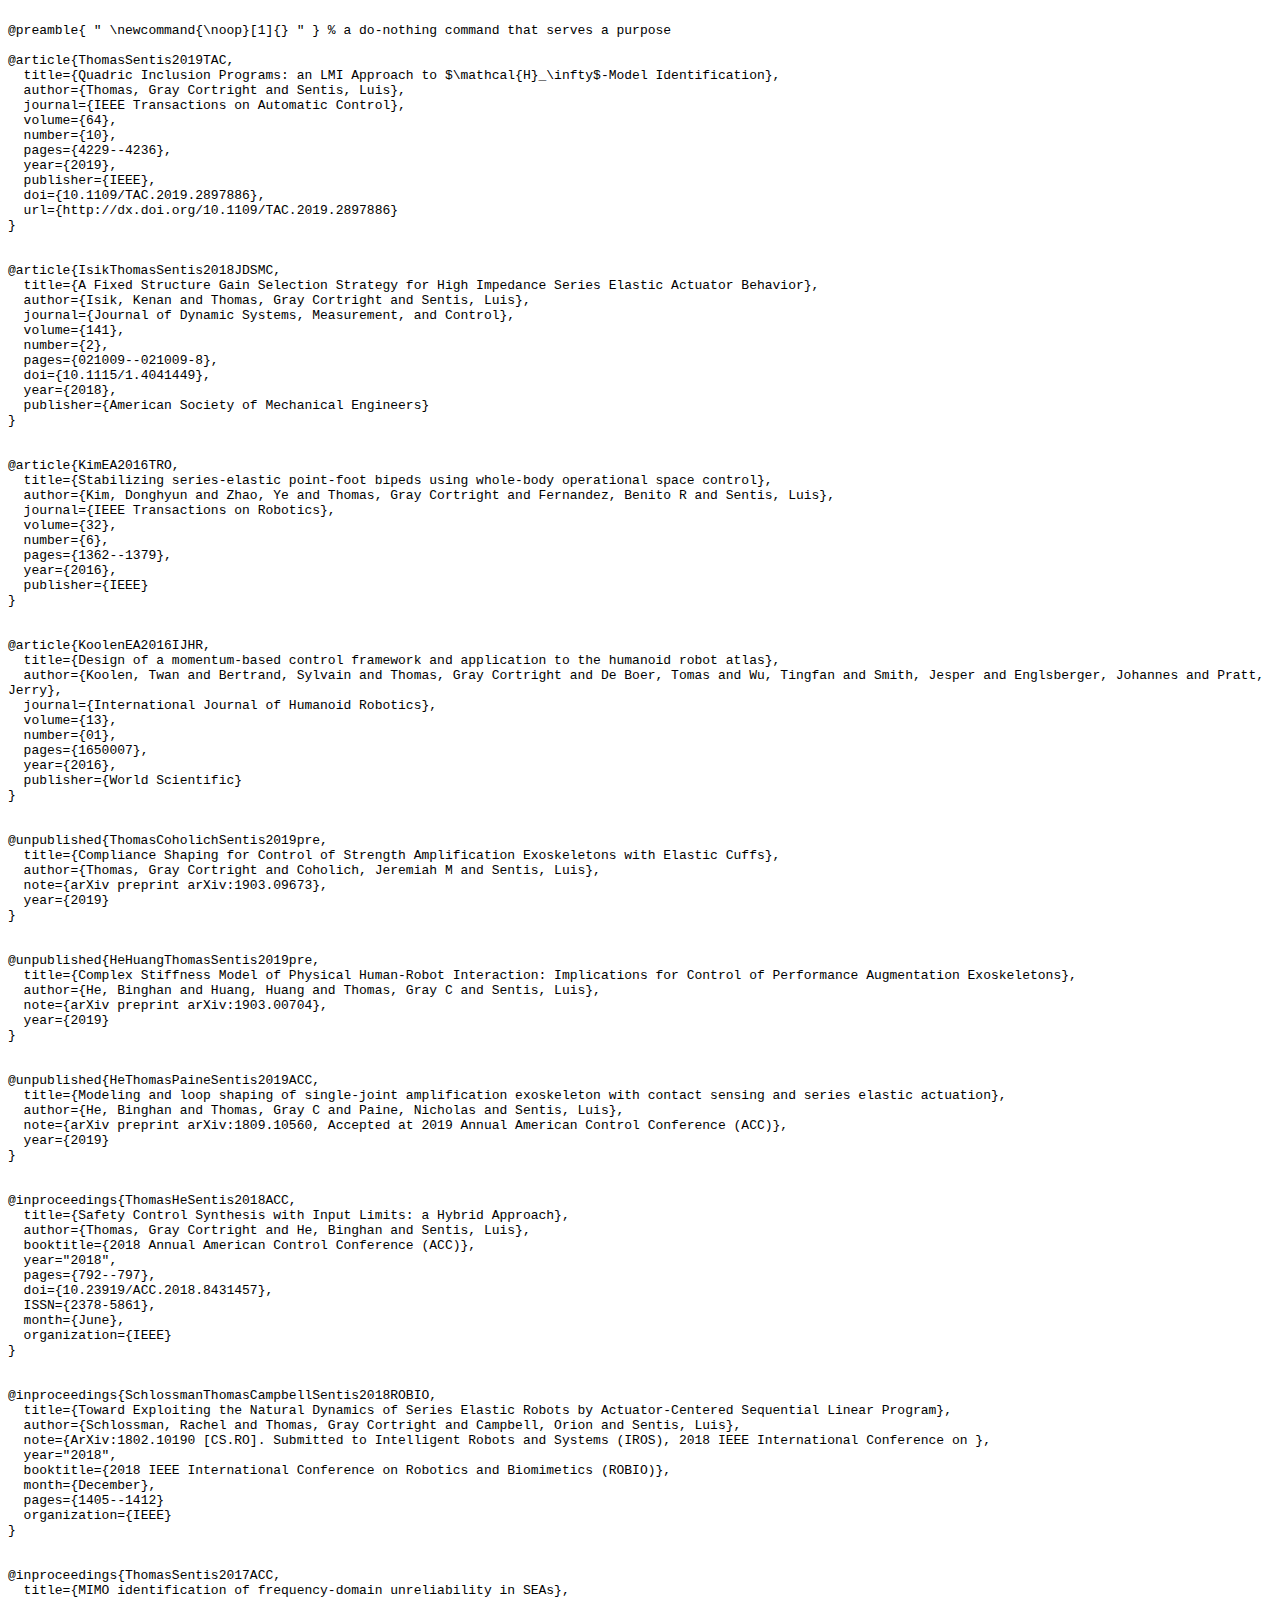
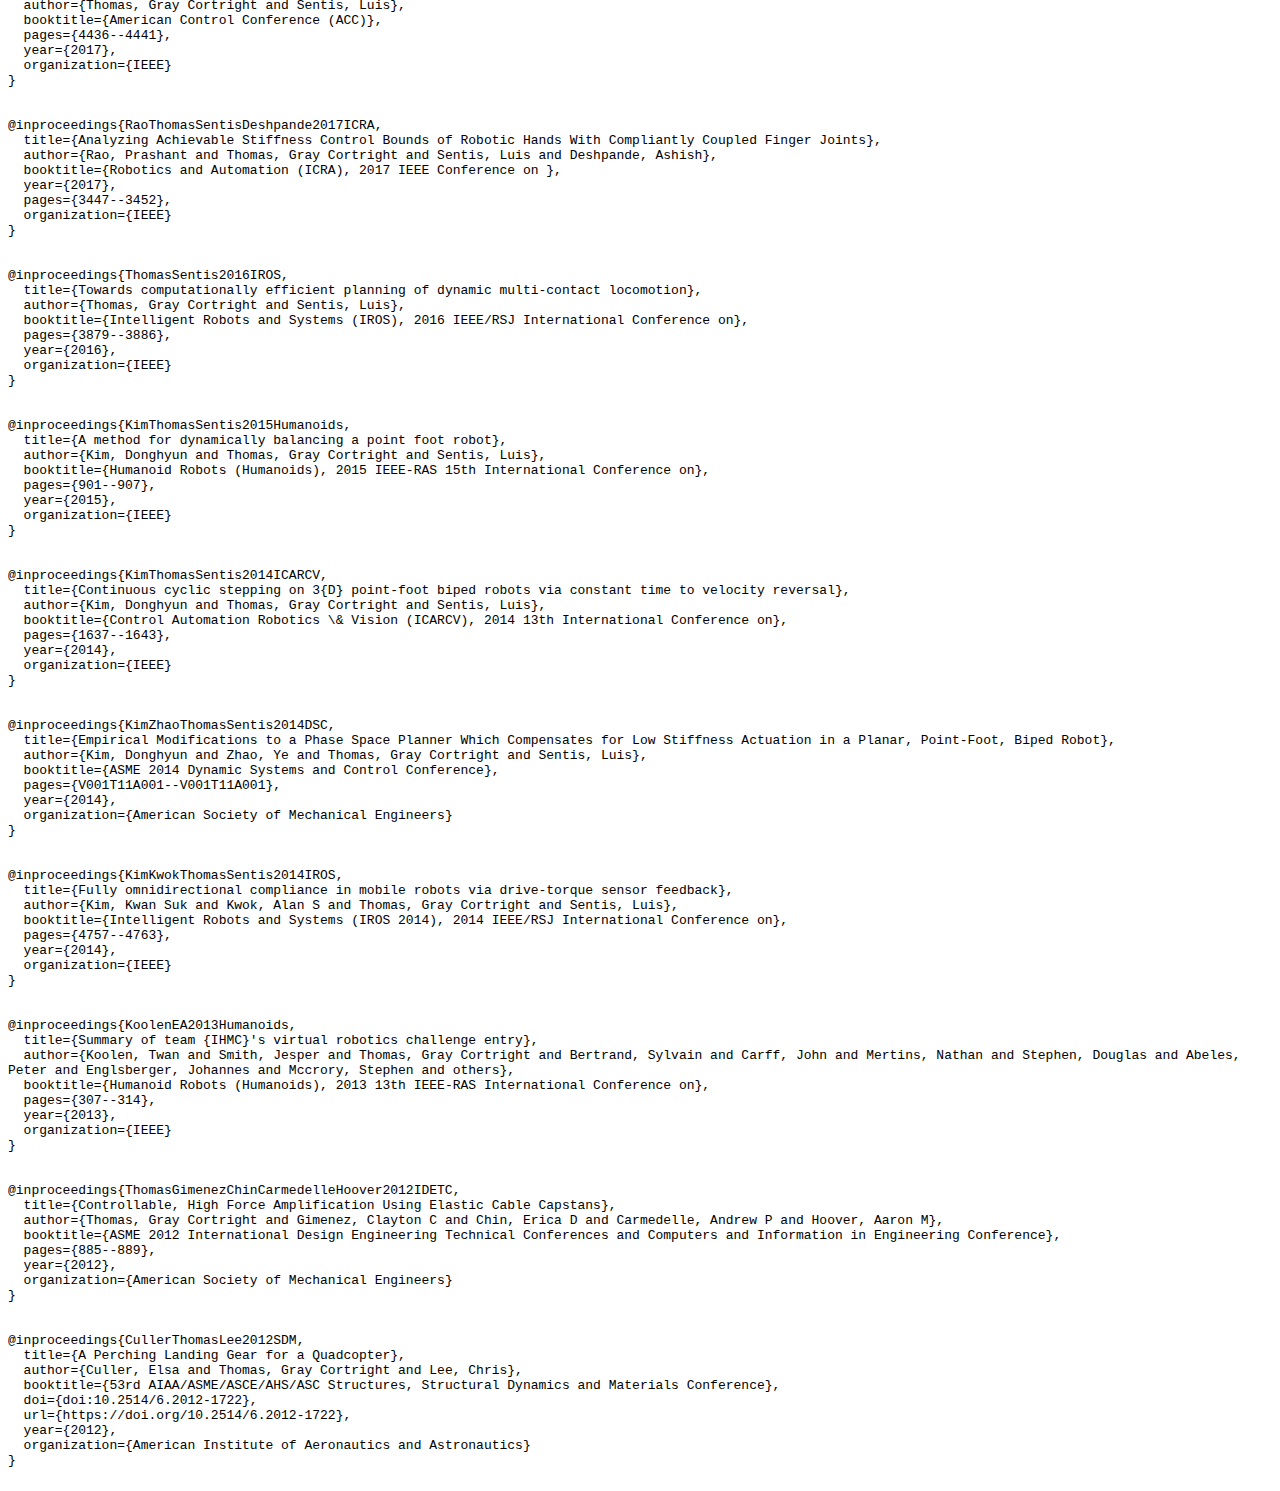
<file: bib/gray.bib.html>
<!DOCTYPE html>
<html>
<body>
<style>
code {
  display: block;
  white-space: pre-wrap   
}
:target {
   background-color: #cdf;
}
</style>

<div id="ThomasSentis2019TAC"><code>
@preamble{ " \newcommand{\noop}[1]{} " } % a do-nothing command that serves a purpose

@article{ThomasSentis2019TAC,
  title={Quadric Inclusion Programs: an LMI Approach to $\mathcal{H}_\infty$-Model Identification},
  author={Thomas, Gray Cortright and Sentis, Luis},
  journal={IEEE Transactions on Automatic Control},
  volume={64},
  number={10},
  pages={4229--4236},
  year={2019},
  publisher={IEEE},
  doi={10.1109/TAC.2019.2897886},
  url={http://dx.doi.org/10.1109/TAC.2019.2897886}
}

</code></div>
<div id="IsikThomasSentis2018JDSMC"><code>
@article{IsikThomasSentis2018JDSMC,
  title={A Fixed Structure Gain Selection Strategy for High Impedance Series Elastic Actuator Behavior},
  author={Isik, Kenan and Thomas, Gray Cortright and Sentis, Luis},
  journal={Journal of Dynamic Systems, Measurement, and Control},
  volume={141},
  number={2},
  pages={021009--021009-8},
  doi={10.1115/1.4041449},
  year={2018},
  publisher={American Society of Mechanical Engineers}
}

</code></div>
<div id="KimEA2016TRO"><code>
@article{KimEA2016TRO,
  title={Stabilizing series-elastic point-foot bipeds using whole-body operational space control},
  author={Kim, Donghyun and Zhao, Ye and Thomas, Gray Cortright and Fernandez, Benito R and Sentis, Luis},
  journal={IEEE Transactions on Robotics},
  volume={32},
  number={6},
  pages={1362--1379},
  year={2016},
  publisher={IEEE}
}

</code></div>
<div id="KoolenEA2016IJHR"><code>
@article{KoolenEA2016IJHR,
  title={Design of a momentum-based control framework and application to the humanoid robot atlas},
  author={Koolen, Twan and Bertrand, Sylvain and Thomas, Gray Cortright and De Boer, Tomas and Wu, Tingfan and Smith, Jesper and Englsberger, Johannes and Pratt, Jerry},
  journal={International Journal of Humanoid Robotics},
  volume={13},
  number={01},
  pages={1650007},
  year={2016},
  publisher={World Scientific}
}

</code></div>
<div id="ThomasCoholichSentis2019pre"><code>
@unpublished{ThomasCoholichSentis2019pre,
  title={Compliance Shaping for Control of Strength Amplification Exoskeletons with Elastic Cuffs},
  author={Thomas, Gray Cortright and Coholich, Jeremiah M and Sentis, Luis},
  note={arXiv preprint arXiv:1903.09673},
  year={2019}
}

</code></div>
<div id="HeHuangThomasSentis2019pre"><code>
@unpublished{HeHuangThomasSentis2019pre,
  title={Complex Stiffness Model of Physical Human-Robot Interaction: Implications for Control of Performance Augmentation Exoskeletons},
  author={He, Binghan and Huang, Huang and Thomas, Gray C and Sentis, Luis},
  note={arXiv preprint arXiv:1903.00704},
  year={2019}
}

</code></div>
<div id="HeThomasPaineSentis2019ACC"><code>
@unpublished{HeThomasPaineSentis2019ACC,
  title={Modeling and loop shaping of single-joint amplification exoskeleton with contact sensing and series elastic actuation},
  author={He, Binghan and Thomas, Gray C and Paine, Nicholas and Sentis, Luis},
  note={arXiv preprint arXiv:1809.10560, Accepted at 2019 Annual American Control Conference (ACC)},
  year={2019}
}

</code></div>
<div id="ThomasHeSentis2018ACC"><code>
@inproceedings{ThomasHeSentis2018ACC,
  title={Safety Control Synthesis with Input Limits: a Hybrid Approach},
  author={Thomas, Gray Cortright and He, Binghan and Sentis, Luis},
  booktitle={2018 Annual American Control Conference (ACC)},
  year="2018",
  pages={792--797}, 
  doi={10.23919/ACC.2018.8431457}, 
  ISSN={2378-5861}, 
  month={June},
  organization={IEEE}
}

</code></div>
<div id="SchlossmanThomasCampbellSentis2018ROBIO"><code>
@inproceedings{SchlossmanThomasCampbellSentis2018ROBIO,
  title={Toward Exploiting the Natural Dynamics of Series Elastic Robots by Actuator-Centered Sequential Linear Program},
  author={Schlossman, Rachel and Thomas, Gray Cortright and Campbell, Orion and Sentis, Luis},
  note={ArXiv:1802.10190 [CS.RO]. Submitted to Intelligent Robots and Systems (IROS), 2018 IEEE International Conference on },
  year="2018",
  booktitle={2018 IEEE International Conference on Robotics and Biomimetics (ROBIO)},
  month={December},
  pages={1405--1412}
  organization={IEEE}
}

</code></div>
<div id="ThomasSentis2017ACC"><code>
@inproceedings{ThomasSentis2017ACC,
  title={MIMO identification of frequency-domain unreliability in SEAs},
  author={Thomas, Gray Cortright and Sentis, Luis},
  booktitle={American Control Conference (ACC)},
  pages={4436--4441},
  year={2017},
  organization={IEEE}
}

</code></div>
<div id="RaoThomasSentisDeshpande2017ICRA"><code>
@inproceedings{RaoThomasSentisDeshpande2017ICRA,
  title={Analyzing Achievable Stiffness Control Bounds of Robotic Hands With Compliantly Coupled Finger Joints},
  author={Rao, Prashant and Thomas, Gray Cortright and Sentis, Luis and Deshpande, Ashish},
  booktitle={Robotics and Automation (ICRA), 2017 IEEE Conference on },
  year={2017},
  pages={3447--3452},
  organization={IEEE}
}

</code></div>
<div id="ThomasSentis2016IROS"><code>
@inproceedings{ThomasSentis2016IROS,
  title={Towards computationally efficient planning of dynamic multi-contact locomotion},
  author={Thomas, Gray Cortright and Sentis, Luis},
  booktitle={Intelligent Robots and Systems (IROS), 2016 IEEE/RSJ International Conference on},
  pages={3879--3886},
  year={2016},
  organization={IEEE}
}

</code></div>
<div id="KimThomasSentis2015Humanoids"><code>
@inproceedings{KimThomasSentis2015Humanoids,
  title={A method for dynamically balancing a point foot robot},
  author={Kim, Donghyun and Thomas, Gray Cortright and Sentis, Luis},
  booktitle={Humanoid Robots (Humanoids), 2015 IEEE-RAS 15th International Conference on},
  pages={901--907},
  year={2015},
  organization={IEEE}
}

</code></div>
<div id="KimThomasSentis2014ICARCV"><code>
@inproceedings{KimThomasSentis2014ICARCV,
  title={Continuous cyclic stepping on 3{D} point-foot biped robots via constant time to velocity reversal},
  author={Kim, Donghyun and Thomas, Gray Cortright and Sentis, Luis},
  booktitle={Control Automation Robotics \& Vision (ICARCV), 2014 13th International Conference on},
  pages={1637--1643},
  year={2014},
  organization={IEEE}
}

</code></div>
<div id="KimZhaoThomasSentis2014DSC"><code>
@inproceedings{KimZhaoThomasSentis2014DSC,
  title={Empirical Modifications to a Phase Space Planner Which Compensates for Low Stiffness Actuation in a Planar, Point-Foot, Biped Robot},
  author={Kim, Donghyun and Zhao, Ye and Thomas, Gray Cortright and Sentis, Luis},
  booktitle={ASME 2014 Dynamic Systems and Control Conference},
  pages={V001T11A001--V001T11A001},
  year={2014},
  organization={American Society of Mechanical Engineers}
}

</code></div>
<div id="KimKwokThomasSentis2014IROS"><code>
@inproceedings{KimKwokThomasSentis2014IROS,
  title={Fully omnidirectional compliance in mobile robots via drive-torque sensor feedback},
  author={Kim, Kwan Suk and Kwok, Alan S and Thomas, Gray Cortright and Sentis, Luis},
  booktitle={Intelligent Robots and Systems (IROS 2014), 2014 IEEE/RSJ International Conference on},
  pages={4757--4763},
  year={2014},
  organization={IEEE}
}

</code></div>
<div id="KoolenEA2013Humanoids"><code>
@inproceedings{KoolenEA2013Humanoids,
  title={Summary of team {IHMC}'s virtual robotics challenge entry},
  author={Koolen, Twan and Smith, Jesper and Thomas, Gray Cortright and Bertrand, Sylvain and Carff, John and Mertins, Nathan and Stephen, Douglas and Abeles, Peter and Englsberger, Johannes and Mccrory, Stephen and others},
  booktitle={Humanoid Robots (Humanoids), 2013 13th IEEE-RAS International Conference on},
  pages={307--314},
  year={2013},
  organization={IEEE}
}

</code></div>
<div id="ThomasGimenezChinCarmedelleHoover2012IDETC"><code>
@inproceedings{ThomasGimenezChinCarmedelleHoover2012IDETC,
  title={Controllable, High Force Amplification Using Elastic Cable Capstans},
  author={Thomas, Gray Cortright and Gimenez, Clayton C and Chin, Erica D and Carmedelle, Andrew P and Hoover, Aaron M},
  booktitle={ASME 2012 International Design Engineering Technical Conferences and Computers and Information in Engineering Conference},
  pages={885--889},
  year={2012},
  organization={American Society of Mechanical Engineers}
}

</code></div>
<div id="CullerThomasLee2012SDM"><code>
@inproceedings{CullerThomasLee2012SDM,
  title={A Perching Landing Gear for a Quadcopter},
  author={Culler, Elsa and Thomas, Gray Cortright and Lee, Chris},
  booktitle={53rd AIAA/ASME/ASCE/AHS/ASC Structures, Structural Dynamics and Materials Conference},
  doi={doi:10.2514/6.2012-1722},
  url={https://doi.org/10.2514/6.2012-1722},
  year={2012},
  organization={American Institute of Aeronautics and Astronautics}
}

</code></div>



</body>
</html>
</file>
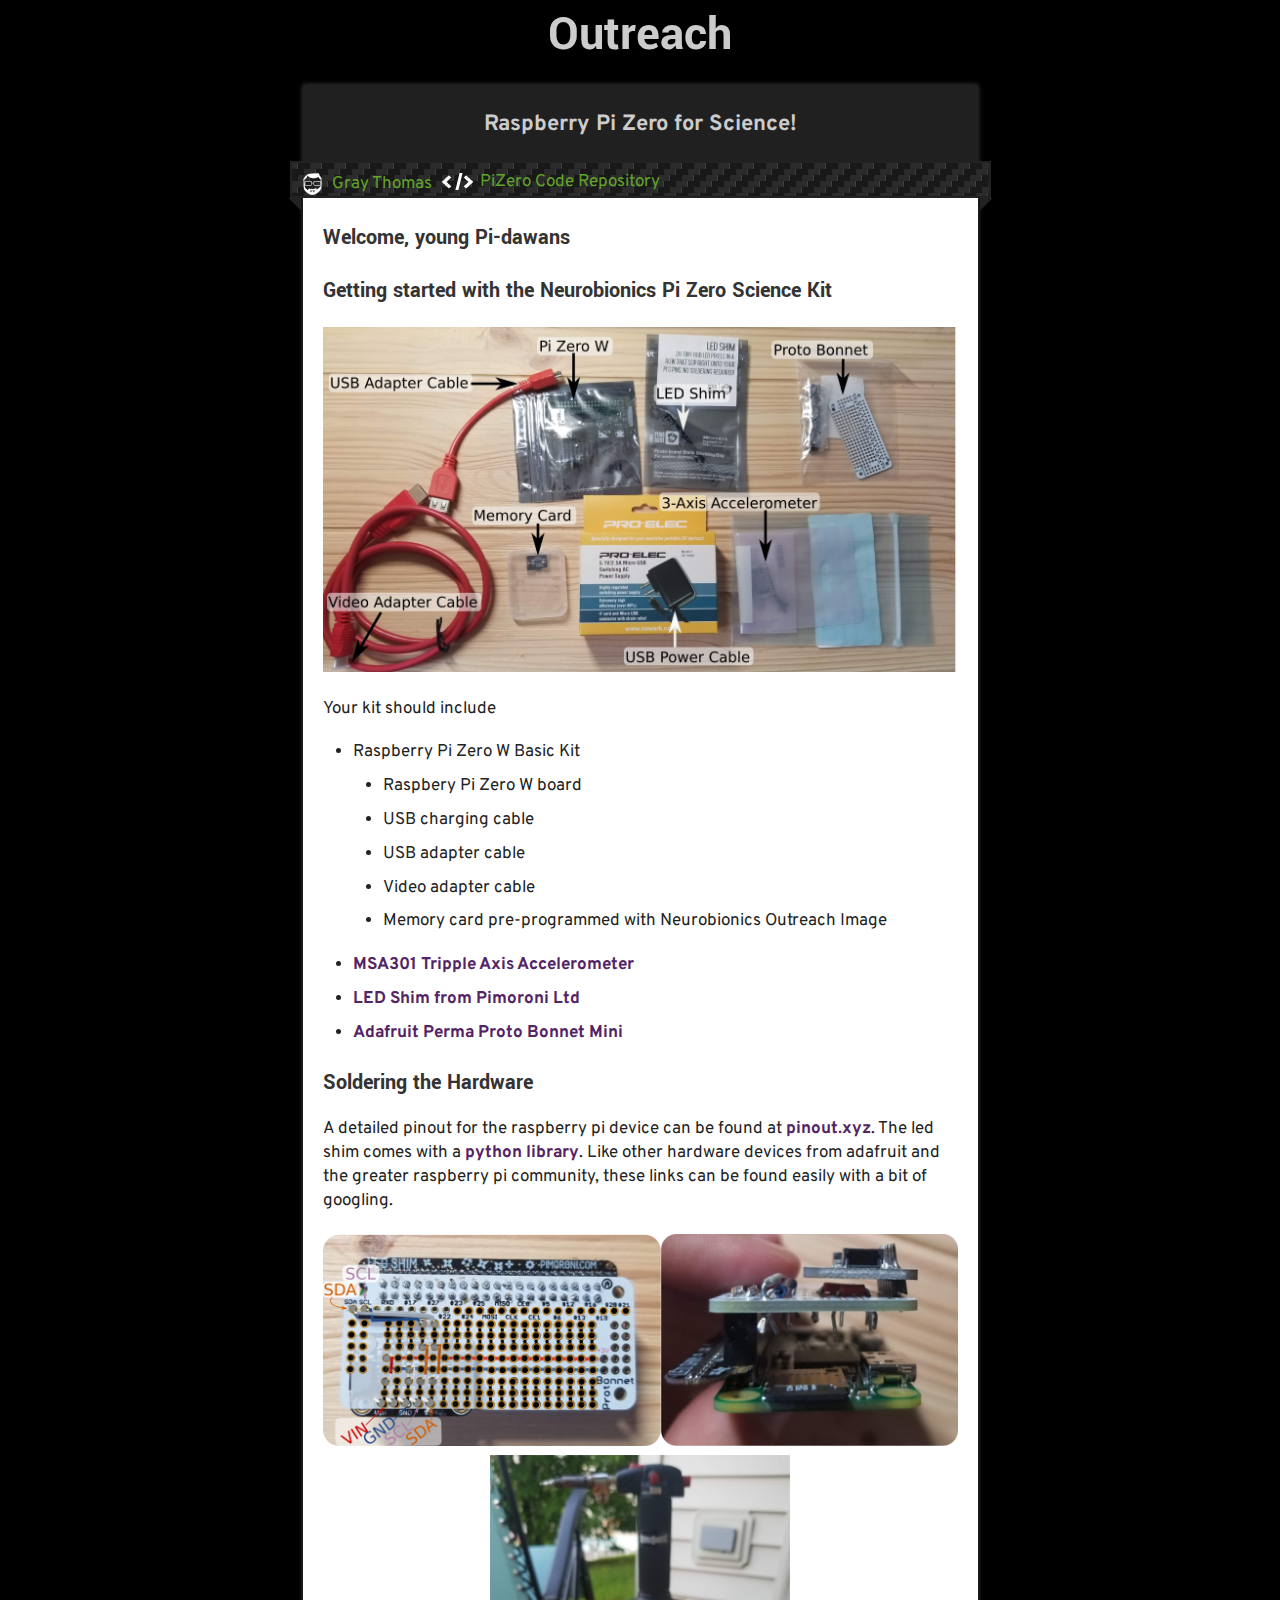
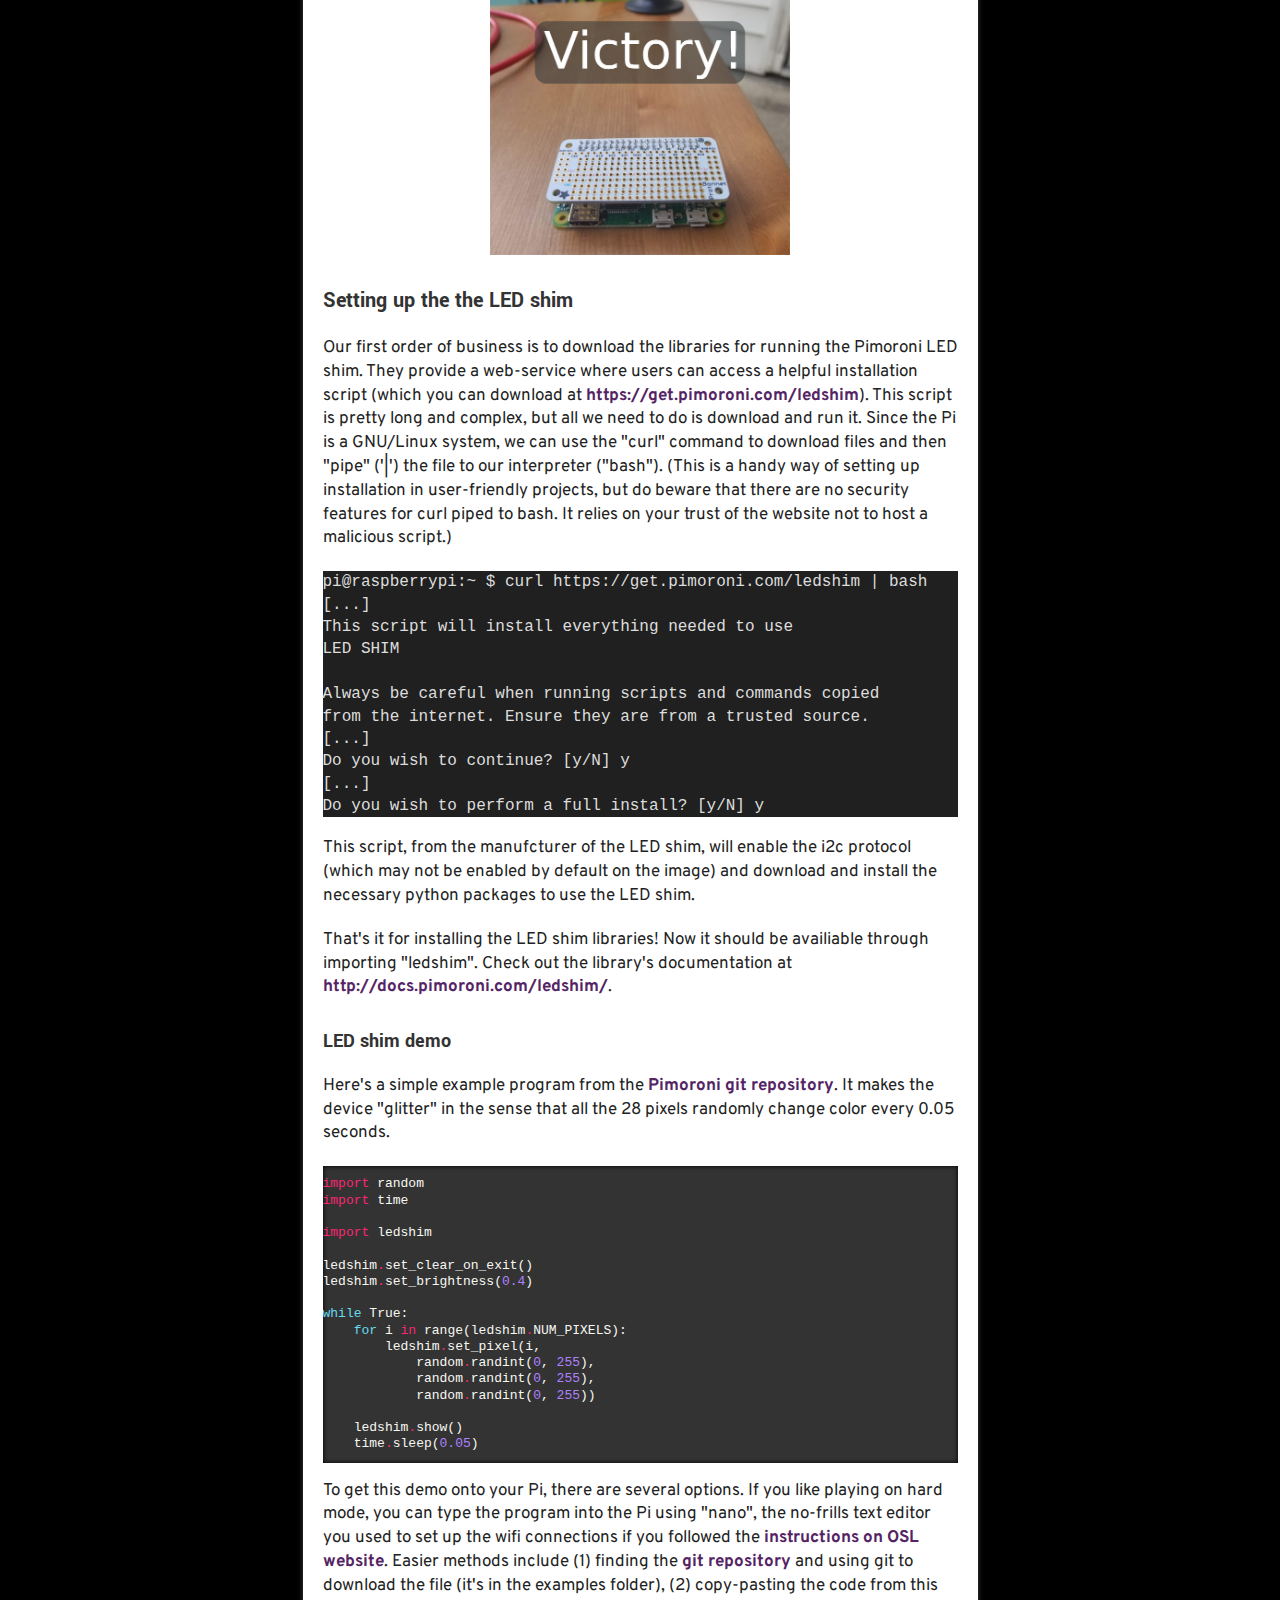
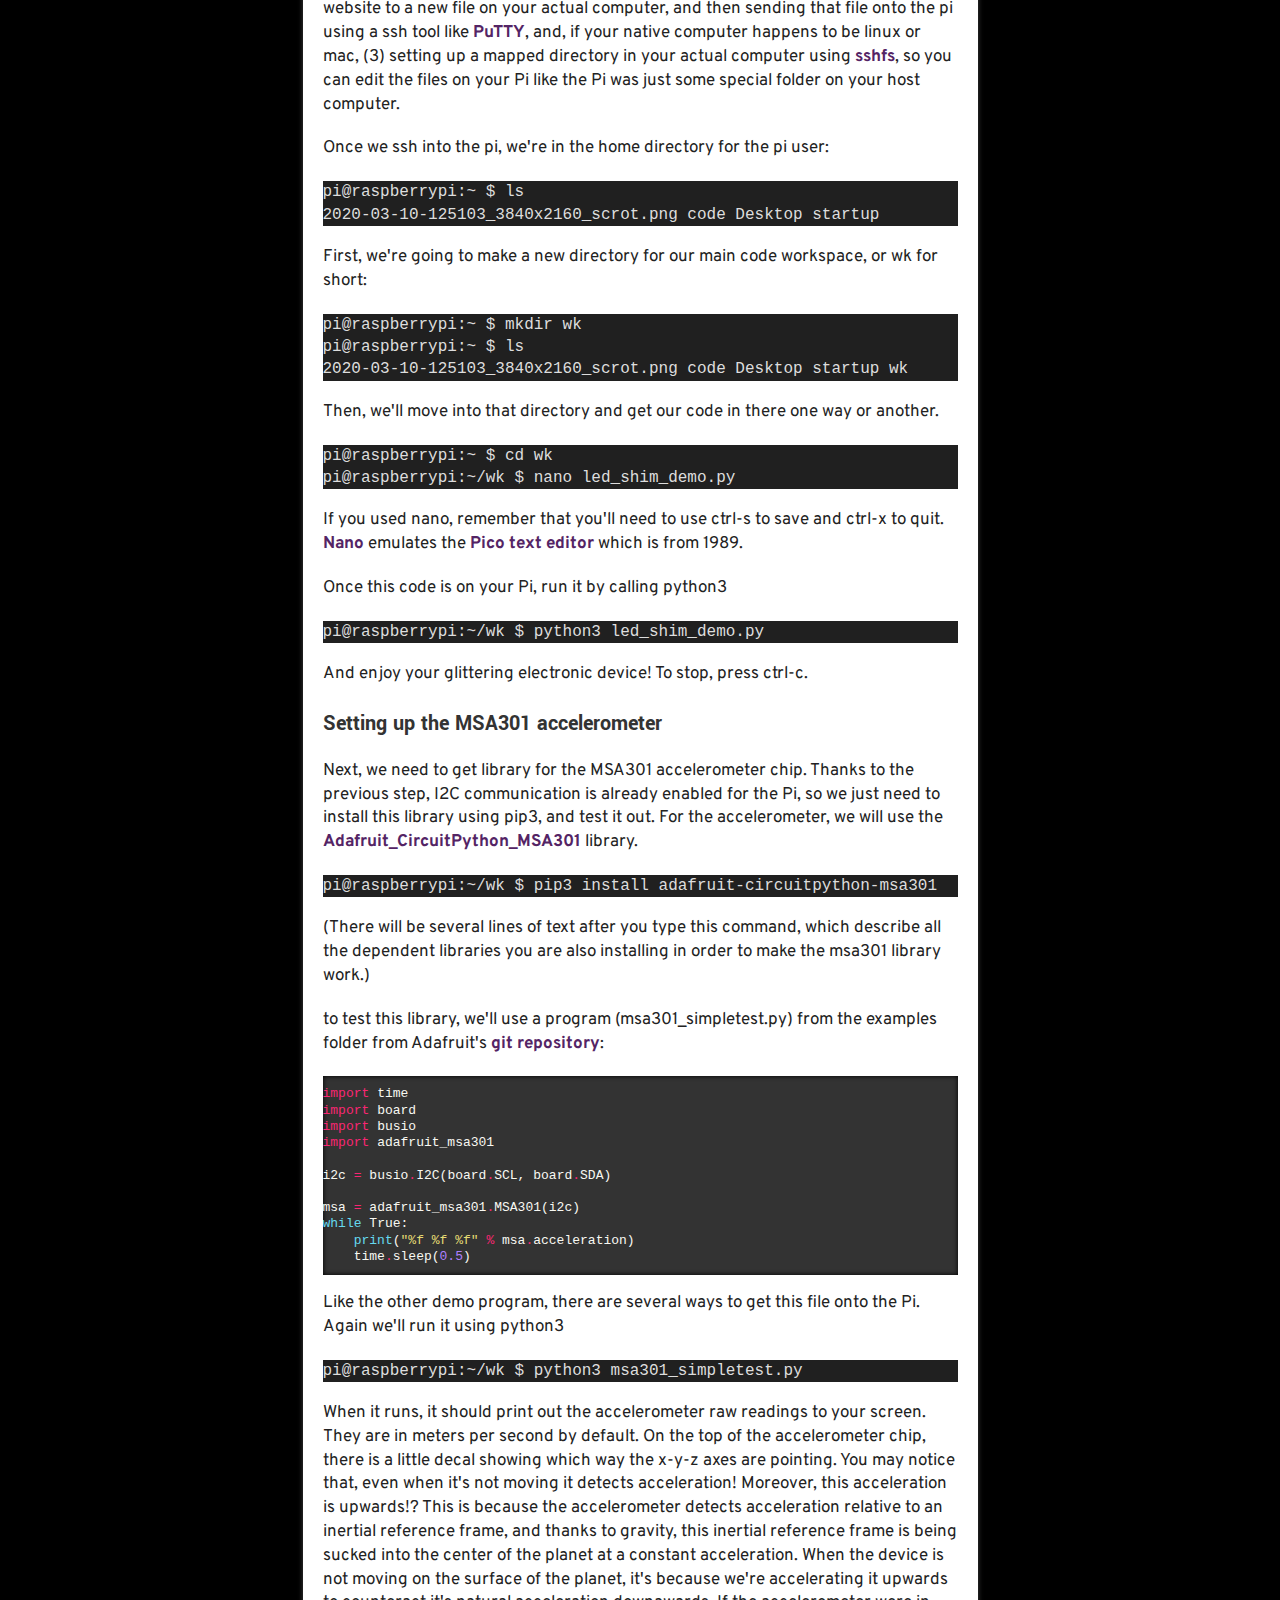
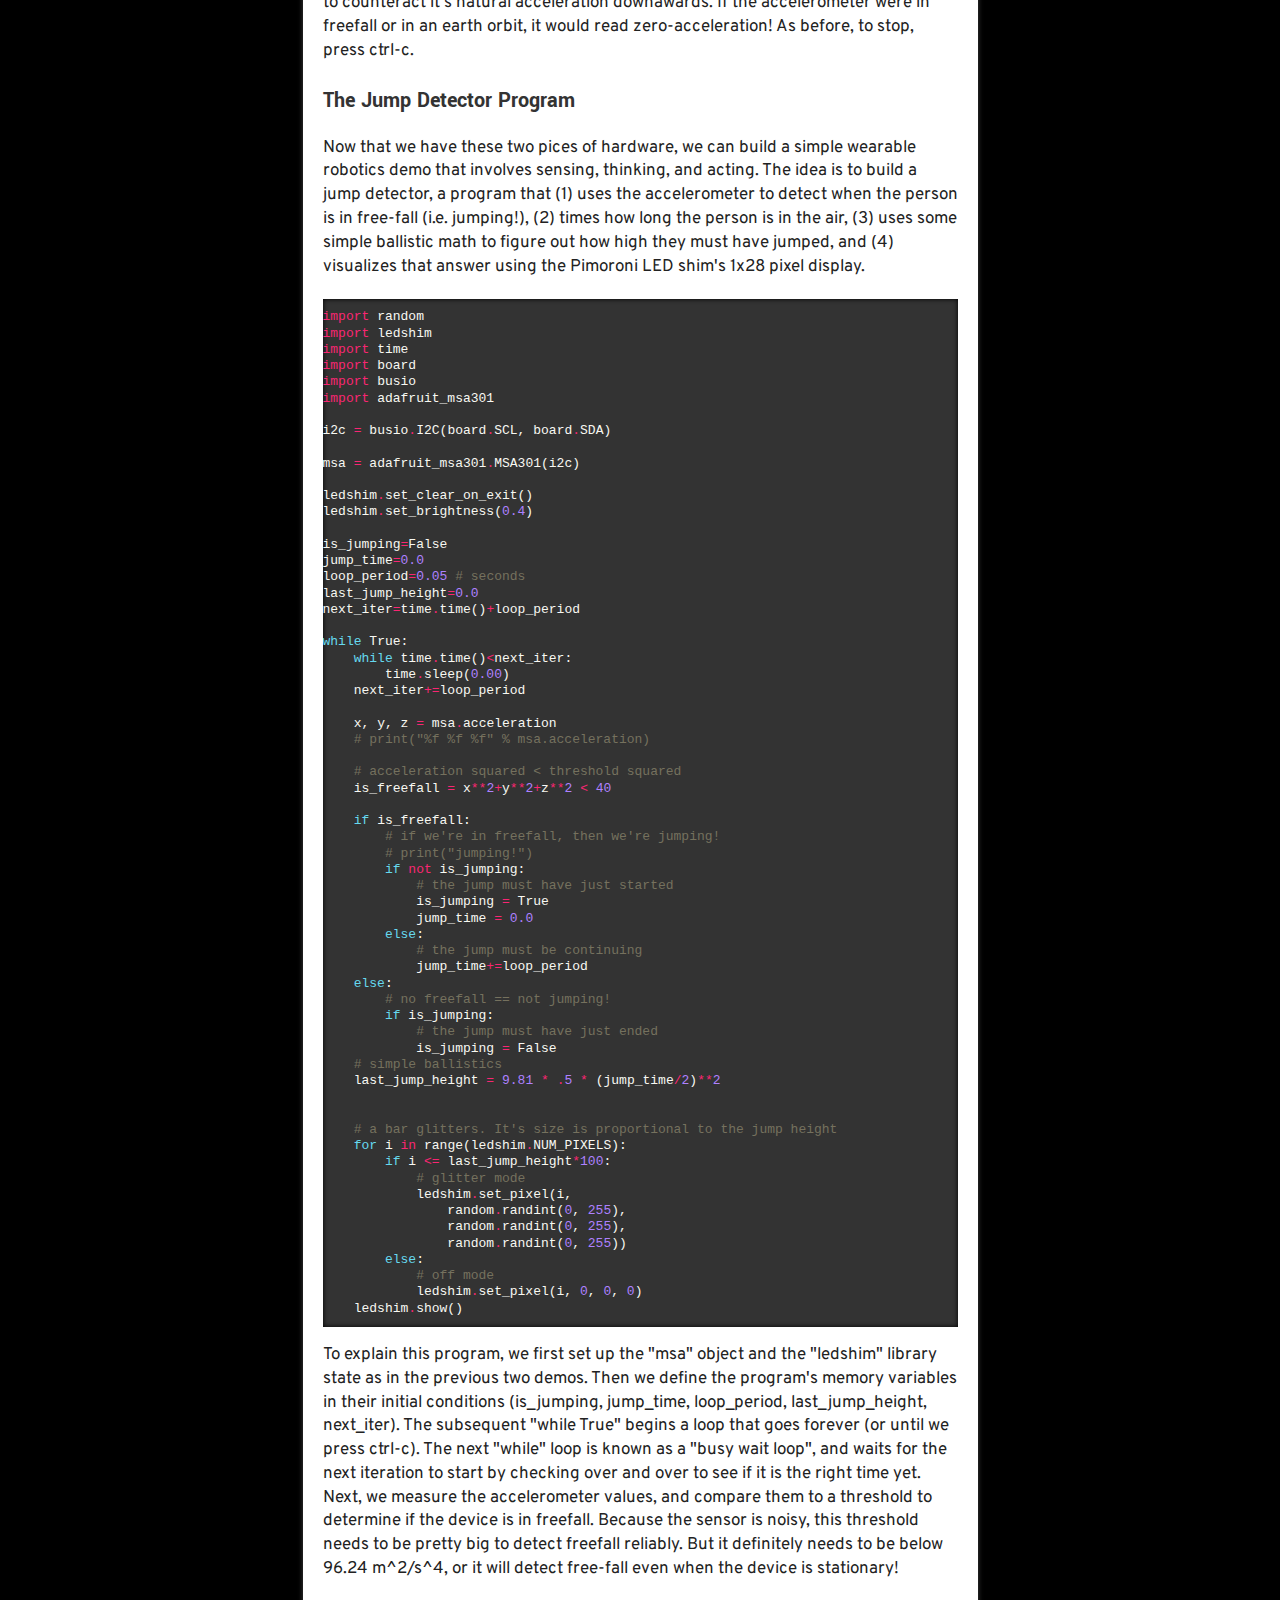
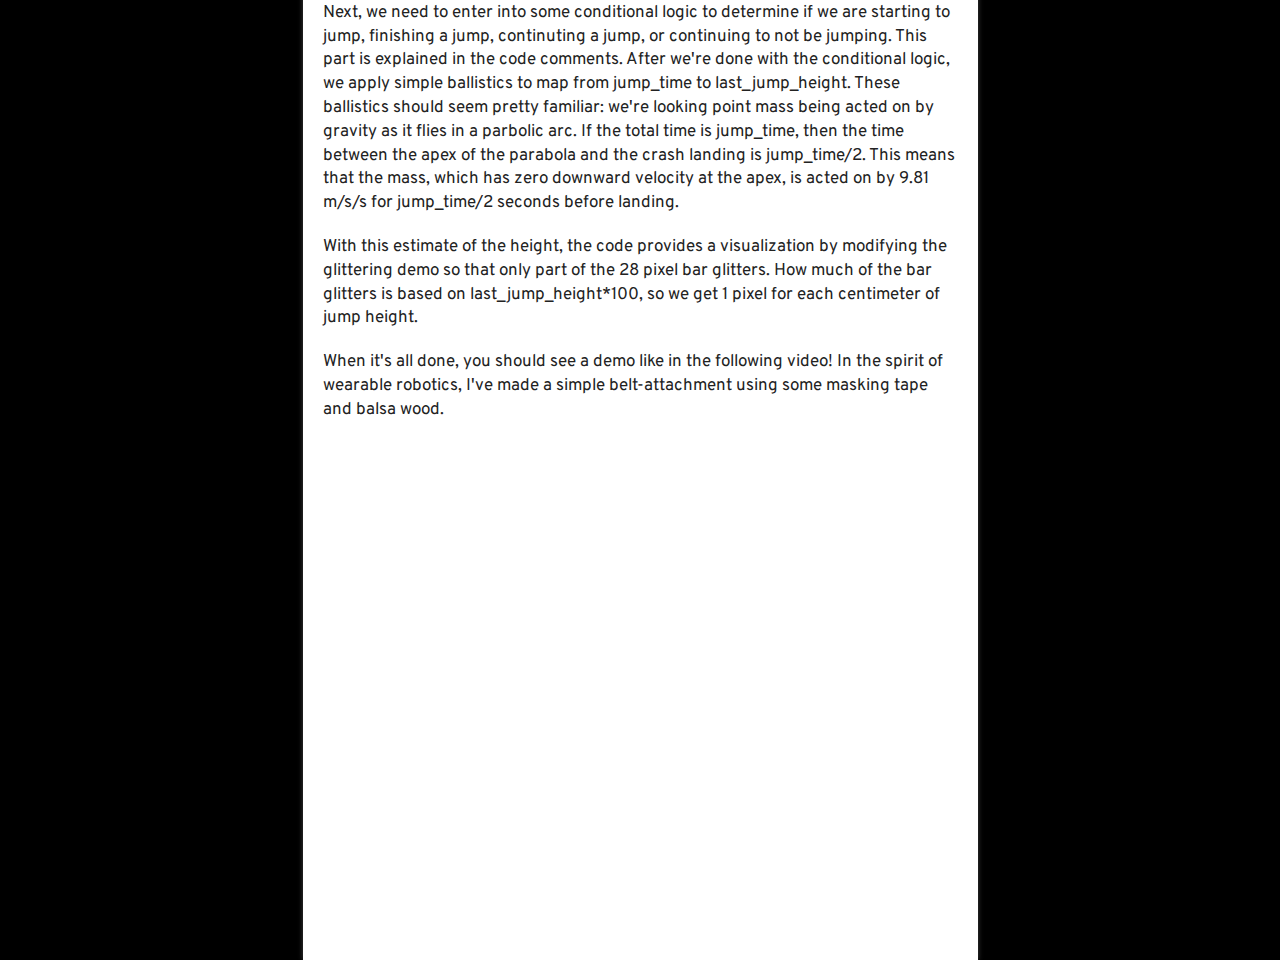
<file: PiZeroProject/getting_setup.html>
<!doctype html>
<!-- The Time Machine GitHub pages theme was designed and developed by Jon Rohan, on Feb 7, 2012. -->
<!-- Follow him for fun. http://twitter.com/jonrohan. Tail his code on https://github.com/jonrohan -->
<html>
<head>
  <link rel="shortcut icon" href="images/favicon.ico">
  <meta charset="utf-8">
  <meta http-equiv="X-UA-Compatible" content="IE=edge,chrome=1">
  <link rel="stylesheet" type="text/css" href="https://fonts.googleapis.com/css?family=Overpass|Yantramanav:900">
  <link rel="stylesheet" href="../stylesheets/sage.css" media="screen">


<script type="text/javascript">
</script>
<title>Gray Cortright Thomas</title>
<meta name="description" content="Robotics Researcher, NASA Space Technology Fellow, and Graduate Student at the University of Texas at Austin">

<meta name="viewport" content="width=device-width,initial-scale=1">

</head>

<body>

  <div class="wrapper">
    <header>
      <!-- <h1 class="title">Raspberry Pi Zero for Science!</h1> -->
      <h1 class="title">Outreach</h1> 
    </header>
    
    <div id="container">

      <h1 class="ctagline" color=#ccc>Raspberry Pi Zero for Science!</h1>
      <div id="main" role="main">
        <div class="download-bar">
          <div class="inner">
            <a href="index.html" class="gray">
              Gray Thomas
            </a>
            <a href="https://github.com/GrayThomas/pi_zero_for_science" class="code">
              PiZero Code Repository
            </a>
          <!-- <a href="http://www.me.utexas.edu/faculty/faculty-directory/sentis" class="sentis">
          Luis Sentis
        </a> -->
      </div>
      <span class="blc"></span><span class="trc"></span>
    </div>

    <article class="markdown-body">
      
     <h3>Welcome, young Pi-dawans</h3>
     <h3>Getting started with the Neurobionics Pi Zero Science Kit</h3>
     <img src="photos/kit.png" width="650">
      <p>
        Your kit should include
        <ul>
          <li>Raspberry Pi Zero W Basic Kit</li>
            <ul>
              <li>Raspbery Pi Zero W board</li>
              <li>USB charging cable</li>
              <li>USB adapter cable</li>
              <li>Video adapter cable</li>
              <li>Memory card pre-programmed with Neurobionics Outreach Image</li>
            </ul>
          <li><a href="https://learn.adafruit.com/msa301-triple-axis-accelerometer/pinouts">MSA301 Tripple Axis Accelerometer</a></li>
          <li><a href="https://shop.pimoroni.com/products/led-shim">LED Shim from Pimoroni Ltd</a></li>
          <li><a href="https://github.com/adafruit/Adafruit-Perma-Proto-Bonnet-PCB">Adafruit Perma Proto Bonnet Mini</a></li>
        </ul>
      </p>


      <h3>Soldering the Hardware</h3>
      <p>
        A detailed pinout for the raspberry pi device can be found at <a href="https://pinout.xyz/">pinout.xyz</a>.

        The led shim comes with a <a href="https://github.com/pimoroni/led-shim">python library</a>.

        Like other hardware devices from adafruit and the greater raspberry pi community, these links can be found easily with a bit of googling.

      </p>
      <img src="photos/solder_layout.png" width="650">
      <center><img src="photos/solder_victory.png" width="300"></center>

    <!-- <img src="photos/kit.png" width="650"> -->
      <p>
        
      </p>

      <h3>Setting up the the LED shim</h3>
      <p>
      	Our first order of business is to download the libraries for running the Pimoroni LED shim. They provide a web-service where users can access a helpful installation script (which you can download at <a href="https://get.pimoroni.com/ledshim">https://get.pimoroni.com/ledshim</a>). This script is pretty long and complex, but all we need to do is download and run it. Since the Pi is a GNU/Linux system, we can use the "curl" command to download files and then "pipe" ('|') the file to our interpreter ("bash"). (This is a handy way of setting up installation in user-friendly projects, but do beware that there are no security features for curl piped to bash. It relies on your trust of the website not to host a malicious script.) 
      </p>

      <p class="code">pi@raspberrypi:~ $ curl https://get.pimoroni.com/ledshim | bash<br>
      	[...]<br>
      	This script will install everything needed to use <br>
		LED SHIM<br>
		<br>
		Always be careful when running scripts and commands copied<br>
		from the internet. Ensure they are from a trusted source.<br>

		[...]<br>
      Do you wish to continue? [y/N] y<br>
      [...]<br>
      Do you wish to perform a full install? [y/N] y<br>
  		</p>

      <p>
      	This script, from the manufcturer of the LED shim, will enable the i2c protocol (which may not be enabled by default on the image) and download and install the necessary python packages to use the LED shim.
      </p>
      <p>
      	That's it for installing the LED shim libraries! Now it should be availiable through importing "ledshim". Check out the library's documentation at <a href="http://docs.pimoroni.com/ledshim/">http://docs.pimoroni.com/ledshim/</a>.
      </p>

      <h4>LED shim demo</h4>
      <p>
      	Here's a simple example program from the <a href="https://github.com/pimoroni/led-shim">Pimoroni git repository</a>. It makes the device "glitter" in the sense that all the 28 pixels randomly change color every 0.05 seconds.
      </p>

		<!-- HTML generated using hilite.me --><div style="background: #272822; overflow:auto;width:auto;border:solid gray;border-width:.0em .0em .0em .0em;padding:.0em .0em;"><pre style="margin: 0; line-height: 125%"><span style="color: #f92672">import</span> <span style="color: #f8f8f2">random</span>
<span style="color: #f92672">import</span> <span style="color: #f8f8f2">time</span>

<span style="color: #f92672">import</span> <span style="color: #f8f8f2">ledshim</span>

<span style="color: #f8f8f2">ledshim</span><span style="color: #f92672">.</span><span style="color: #f8f8f2">set_clear_on_exit()</span>
<span style="color: #f8f8f2">ledshim</span><span style="color: #f92672">.</span><span style="color: #f8f8f2">set_brightness(</span><span style="color: #ae81ff">0.4</span><span style="color: #f8f8f2">)</span>

<span style="color: #66d9ef">while</span> <span style="color: #f8f8f2">True:</span>
    <span style="color: #66d9ef">for</span> <span style="color: #f8f8f2">i</span> <span style="color: #f92672">in</span> <span style="color: #f8f8f2">range(ledshim</span><span style="color: #f92672">.</span><span style="color: #f8f8f2">NUM_PIXELS):</span>
        <span style="color: #f8f8f2">ledshim</span><span style="color: #f92672">.</span><span style="color: #f8f8f2">set_pixel(i,</span> 
            <span style="color: #f8f8f2">random</span><span style="color: #f92672">.</span><span style="color: #f8f8f2">randint(</span><span style="color: #ae81ff">0</span><span style="color: #f8f8f2">,</span> <span style="color: #ae81ff">255</span><span style="color: #f8f8f2">),</span> 
            <span style="color: #f8f8f2">random</span><span style="color: #f92672">.</span><span style="color: #f8f8f2">randint(</span><span style="color: #ae81ff">0</span><span style="color: #f8f8f2">,</span> <span style="color: #ae81ff">255</span><span style="color: #f8f8f2">),</span> 
            <span style="color: #f8f8f2">random</span><span style="color: #f92672">.</span><span style="color: #f8f8f2">randint(</span><span style="color: #ae81ff">0</span><span style="color: #f8f8f2">,</span> <span style="color: #ae81ff">255</span><span style="color: #f8f8f2">))</span>

    <span style="color: #f8f8f2">ledshim</span><span style="color: #f92672">.</span><span style="color: #f8f8f2">show()</span>
    <span style="color: #f8f8f2">time</span><span style="color: #f92672">.</span><span style="color: #f8f8f2">sleep(</span><span style="color: #ae81ff">0.05</span><span style="color: #f8f8f2">)</span>
</pre></div>

	<p>
		To get this demo onto your Pi, there are several options. If you like playing on hard mode, you can type the program into the Pi using "nano", the no-frills text editor you used to set up the wifi connections if you followed the <a href="https://opensourceleg.com/initial-setup-of-microcomputer-new/#addnetwork">instructions on OSL website</a>. Easier methods include (1) finding the <a href="https://github.com/pimoroni/led-shim/blob/master/examples/random_blink_colours.py">git repository</a> and using git to download the file (it's in the examples folder), (2) copy-pasting the code from this website to a new file on your actual computer, and then sending that file onto the pi using a ssh tool like <a href="https://www.putty.org/">PuTTY</a>, and, if your native computer happens to be linux or mac, (3) setting up a mapped directory in your actual computer using <a href="https://linuxize.com/post/how-to-use-sshfs-to-mount-remote-directories-over-ssh/#:~:text=Share%3A,default%20on%20most%20SSH%20servers.">sshfs</a>, so you can edit the files on your Pi like the Pi was just some special folder on your host computer.
	</p>

	<p>Once we ssh into the pi, we're in the home directory for the pi user:</p>
      <p class="code">pi@raspberrypi:~ $ ls<br>
      2020-03-10-125103_3840x2160_scrot.png  code  Desktop  startup
      </p>
      <p>First, we're going to make a new directory for our main code workspace, or wk for short: </p>
      <p class="code">
        pi@raspberrypi:~ $ mkdir wk<br>
        pi@raspberrypi:~ $ ls<br>
        2020-03-10-125103_3840x2160_scrot.png  code  Desktop  startup  wk
      </p>
      <p>Then, we'll move into that directory and get our code in there one way or another.</p>
      <p class="code">
        pi@raspberrypi:~ $ cd wk<br>
        pi@raspberrypi:~/wk $ nano led_shim_demo.py
      </p>
      <p> If you used nano, remember that you'll need to use ctrl-s to save and ctrl-x to quit. <a href="https://en.wikipedia.org/wiki/GNU_nano">Nano</a> emulates the <a href="https://en.wikipedia.org/wiki/Pico_(text_editor)">Pico text editor</a> which is from 1989.</p>

	<p>
		Once this code is on your Pi, run it by calling python3
	</p>
	<p class="code">
		pi@raspberrypi:~/wk $ python3 led_shim_demo.py
	</p>
	<p>
		And enjoy your glittering electronic device! To stop, press ctrl-c.
	</p>




	<h3> Setting up the MSA301 accelerometer
	</h3>

     <p>
      Next, we need to get library for the MSA301 accelerometer chip. Thanks to the previous step, I2C communication is already enabled for the Pi, so we just need to install this library using pip3, and test it out. For the accelerometer, we will use the <a href="https://github.com/adafruit/Adafruit_CircuitPython_MSA301">Adafruit_CircuitPython_MSA301</a> library.
    </p>
     <p class="code">pi@raspberrypi:~/wk $ pip3 install adafruit-circuitpython-msa301
     </p>

      <p>(There will be several lines of text after you type this command, which describe all the dependent libraries you are also installing in order to make the msa301 library work.)</p> 

      <p> to test this library, we'll use a program (msa301_simpletest.py) from the examples folder from Adafruit's <a href="https://github.com/adafruit/Adafruit_CircuitPython_MSA301/blob/master/examples/msa301_simpletest.py">git repository</a>:</p>
      
        <!-- HTML generated using hilite.me --><div style="background: #272822; overflow:auto;width:auto;border:solid gray;border-width:.0em .0em .0em .0em;padding:.0em .0em;"><pre style="margin: 0; line-height: 125%"><span style="color: #f92672">import</span> <span style="color: #f8f8f2">time</span>
<span style="color: #f92672">import</span> <span style="color: #f8f8f2">board</span>
<span style="color: #f92672">import</span> <span style="color: #f8f8f2">busio</span>
<span style="color: #f92672">import</span> <span style="color: #f8f8f2">adafruit_msa301</span>

<span style="color: #f8f8f2">i2c</span> <span style="color: #f92672">=</span> <span style="color: #f8f8f2">busio</span><span style="color: #f92672">.</span><span style="color: #f8f8f2">I2C(board</span><span style="color: #f92672">.</span><span style="color: #f8f8f2">SCL,</span> <span style="color: #f8f8f2">board</span><span style="color: #f92672">.</span><span style="color: #f8f8f2">SDA)</span>

<span style="color: #f8f8f2">msa</span> <span style="color: #f92672">=</span> <span style="color: #f8f8f2">adafruit_msa301</span><span style="color: #f92672">.</span><span style="color: #f8f8f2">MSA301(i2c)</span>
<span style="color: #66d9ef">while</span> <span style="color: #f8f8f2">True:</span>
    <span style="color: #66d9ef">print</span><span style="color: #f8f8f2">(</span><span style="color: #e6db74">&quot;%f %f %f&quot;</span> <span style="color: #f92672">%</span> <span style="color: #f8f8f2">msa</span><span style="color: #f92672">.</span><span style="color: #f8f8f2">acceleration)</span>
    <span style="color: #f8f8f2">time</span><span style="color: #f92672">.</span><span style="color: #f8f8f2">sleep(</span><span style="color: #ae81ff">0.5</span><span style="color: #f8f8f2">)</span>
</pre></div>

<p>Like the other demo program, there are several ways to get this file onto the Pi. Again we'll run it using python3
</p>

	<p class="code">
		pi@raspberrypi:~/wk $ python3 msa301_simpletest.py
	</p>
	<p>
		When it runs, it should print out the accelerometer raw readings to your screen. They are in meters per second by default. On the top of the accelerometer chip, there is a little decal showing which way the x-y-z axes are pointing. You may notice that, even when it's not moving it detects acceleration! Moreover, this acceleration is upwards!? This is because the accelerometer detects acceleration relative to an inertial reference frame, and thanks to gravity, this inertial reference frame is being sucked into the center of the planet at a constant acceleration. When the device is not moving on the surface of the planet, it's because we're accelerating it upwards to counteract it's natural acceleration downawards. If the accelerometer were in freefall or in an earth orbit, it would read zero-acceleration! As before, to stop, press ctrl-c.
	</p>

<h3> The Jump Detector Program</h3>

<p>Now that we have these two pices of hardware, we can build a simple wearable robotics demo that involves sensing, thinking, and acting. The idea is to build a jump detector, a program that (1) uses the accelerometer to detect when the person is in free-fall (i.e. jumping!), (2) times how long the person is in the air, (3) uses some simple ballistic math to figure out how high they must have jumped, and (4) visualizes that answer using the Pimoroni LED shim's 1x28 pixel display.</p>



<!-- HTML generated using hilite.me --><div style="background: #272822; overflow:auto;width:auto;border:solid gray;border-width:.0em .0em .0em .0em;padding:.0em .0em;"><pre style="margin: 0; line-height: 125%"><span style="color: #f92672">import</span> <span style="color: #f8f8f2">random</span>
<span style="color: #f92672">import</span> <span style="color: #f8f8f2">ledshim</span>
<span style="color: #f92672">import</span> <span style="color: #f8f8f2">time</span>
<span style="color: #f92672">import</span> <span style="color: #f8f8f2">board</span>
<span style="color: #f92672">import</span> <span style="color: #f8f8f2">busio</span>
<span style="color: #f92672">import</span> <span style="color: #f8f8f2">adafruit_msa301</span>

<span style="color: #f8f8f2">i2c</span> <span style="color: #f92672">=</span> <span style="color: #f8f8f2">busio</span><span style="color: #f92672">.</span><span style="color: #f8f8f2">I2C(board</span><span style="color: #f92672">.</span><span style="color: #f8f8f2">SCL,</span> <span style="color: #f8f8f2">board</span><span style="color: #f92672">.</span><span style="color: #f8f8f2">SDA)</span>

<span style="color: #f8f8f2">msa</span> <span style="color: #f92672">=</span> <span style="color: #f8f8f2">adafruit_msa301</span><span style="color: #f92672">.</span><span style="color: #f8f8f2">MSA301(i2c)</span>

<span style="color: #f8f8f2">ledshim</span><span style="color: #f92672">.</span><span style="color: #f8f8f2">set_clear_on_exit()</span>
<span style="color: #f8f8f2">ledshim</span><span style="color: #f92672">.</span><span style="color: #f8f8f2">set_brightness(</span><span style="color: #ae81ff">0.4</span><span style="color: #f8f8f2">)</span>

<span style="color: #f8f8f2">is_jumping</span><span style="color: #f92672">=</span><span style="color: #f8f8f2">False</span>
<span style="color: #f8f8f2">jump_time</span><span style="color: #f92672">=</span><span style="color: #ae81ff">0.0</span>
<span style="color: #f8f8f2">loop_period</span><span style="color: #f92672">=</span><span style="color: #ae81ff">0.05</span> <span style="color: #75715e"># seconds</span>
<span style="color: #f8f8f2">last_jump_height</span><span style="color: #f92672">=</span><span style="color: #ae81ff">0.0</span>
<span style="color: #f8f8f2">next_iter</span><span style="color: #f92672">=</span><span style="color: #f8f8f2">time</span><span style="color: #f92672">.</span><span style="color: #f8f8f2">time()</span><span style="color: #f92672">+</span><span style="color: #f8f8f2">loop_period</span>

<span style="color: #66d9ef">while</span> <span style="color: #f8f8f2">True:</span>
    <span style="color: #66d9ef">while</span> <span style="color: #f8f8f2">time</span><span style="color: #f92672">.</span><span style="color: #f8f8f2">time()</span><span style="color: #f92672">&lt;</span><span style="color: #f8f8f2">next_iter:</span>
        <span style="color: #f8f8f2">time</span><span style="color: #f92672">.</span><span style="color: #f8f8f2">sleep(</span><span style="color: #ae81ff">0.00</span><span style="color: #f8f8f2">)</span>
    <span style="color: #f8f8f2">next_iter</span><span style="color: #f92672">+=</span><span style="color: #f8f8f2">loop_period</span>

    <span style="color: #f8f8f2">x,</span> <span style="color: #f8f8f2">y,</span> <span style="color: #f8f8f2">z</span> <span style="color: #f92672">=</span> <span style="color: #f8f8f2">msa</span><span style="color: #f92672">.</span><span style="color: #f8f8f2">acceleration</span>
    <span style="color: #75715e"># print(&quot;%f %f %f&quot; % msa.acceleration)</span>

    <span style="color: #75715e"># acceleration squared &lt; threshold squared</span>
    <span style="color: #f8f8f2">is_freefall</span> <span style="color: #f92672">=</span> <span style="color: #f8f8f2">x</span><span style="color: #f92672">**</span><span style="color: #ae81ff">2</span><span style="color: #f92672">+</span><span style="color: #f8f8f2">y</span><span style="color: #f92672">**</span><span style="color: #ae81ff">2</span><span style="color: #f92672">+</span><span style="color: #f8f8f2">z</span><span style="color: #f92672">**</span><span style="color: #ae81ff">2</span> <span style="color: #f92672">&lt;</span> <span style="color: #ae81ff">40</span>

    <span style="color: #66d9ef">if</span> <span style="color: #f8f8f2">is_freefall:</span> 
        <span style="color: #75715e"># if we&#39;re in freefall, then we&#39;re jumping!</span>
        <span style="color: #75715e"># print(&quot;jumping!&quot;)</span>
        <span style="color: #66d9ef">if</span> <span style="color: #f92672">not</span> <span style="color: #f8f8f2">is_jumping:</span> 
            <span style="color: #75715e"># the jump must have just started</span>
            <span style="color: #f8f8f2">is_jumping</span> <span style="color: #f92672">=</span> <span style="color: #f8f8f2">True</span>
            <span style="color: #f8f8f2">jump_time</span> <span style="color: #f92672">=</span> <span style="color: #ae81ff">0.0</span>
        <span style="color: #66d9ef">else</span><span style="color: #f8f8f2">:</span>
            <span style="color: #75715e"># the jump must be continuing</span>
            <span style="color: #f8f8f2">jump_time</span><span style="color: #f92672">+=</span><span style="color: #f8f8f2">loop_period</span>
    <span style="color: #66d9ef">else</span><span style="color: #f8f8f2">:</span> 
        <span style="color: #75715e"># no freefall == not jumping!</span>
        <span style="color: #66d9ef">if</span> <span style="color: #f8f8f2">is_jumping:</span> 
            <span style="color: #75715e"># the jump must have just ended</span>
            <span style="color: #f8f8f2">is_jumping</span> <span style="color: #f92672">=</span> <span style="color: #f8f8f2">False</span>
    <span style="color: #75715e"># simple ballistics</span>
    <span style="color: #f8f8f2">last_jump_height</span> <span style="color: #f92672">=</span> <span style="color: #ae81ff">9.81</span> <span style="color: #f92672">*</span> <span style="color: #f92672">.</span><span style="color: #ae81ff">5</span> <span style="color: #f92672">*</span> <span style="color: #f8f8f2">(jump_time</span><span style="color: #f92672">/</span><span style="color: #ae81ff">2</span><span style="color: #f8f8f2">)</span><span style="color: #f92672">**</span><span style="color: #ae81ff">2</span>        


    <span style="color: #75715e"># a bar glitters. It&#39;s size is proportional to the jump height</span>
    <span style="color: #66d9ef">for</span> <span style="color: #f8f8f2">i</span> <span style="color: #f92672">in</span> <span style="color: #f8f8f2">range(ledshim</span><span style="color: #f92672">.</span><span style="color: #f8f8f2">NUM_PIXELS):</span>
        <span style="color: #66d9ef">if</span> <span style="color: #f8f8f2">i</span> <span style="color: #f92672">&lt;=</span> <span style="color: #f8f8f2">last_jump_height</span><span style="color: #f92672">*</span><span style="color: #ae81ff">100</span><span style="color: #f8f8f2">:</span>
            <span style="color: #75715e"># glitter mode</span>
            <span style="color: #f8f8f2">ledshim</span><span style="color: #f92672">.</span><span style="color: #f8f8f2">set_pixel(i,</span>
                <span style="color: #f8f8f2">random</span><span style="color: #f92672">.</span><span style="color: #f8f8f2">randint(</span><span style="color: #ae81ff">0</span><span style="color: #f8f8f2">,</span> <span style="color: #ae81ff">255</span><span style="color: #f8f8f2">),</span>
                <span style="color: #f8f8f2">random</span><span style="color: #f92672">.</span><span style="color: #f8f8f2">randint(</span><span style="color: #ae81ff">0</span><span style="color: #f8f8f2">,</span> <span style="color: #ae81ff">255</span><span style="color: #f8f8f2">),</span>
                <span style="color: #f8f8f2">random</span><span style="color: #f92672">.</span><span style="color: #f8f8f2">randint(</span><span style="color: #ae81ff">0</span><span style="color: #f8f8f2">,</span> <span style="color: #ae81ff">255</span><span style="color: #f8f8f2">))</span>
        <span style="color: #66d9ef">else</span><span style="color: #f8f8f2">:</span>
            <span style="color: #75715e"># off mode</span>
            <span style="color: #f8f8f2">ledshim</span><span style="color: #f92672">.</span><span style="color: #f8f8f2">set_pixel(i,</span> <span style="color: #ae81ff">0</span><span style="color: #f8f8f2">,</span> <span style="color: #ae81ff">0</span><span style="color: #f8f8f2">,</span> <span style="color: #ae81ff">0</span><span style="color: #f8f8f2">)</span>
    <span style="color: #f8f8f2">ledshim</span><span style="color: #f92672">.</span><span style="color: #f8f8f2">show()</span>
</pre></div>

<p>To explain this program, we first set up the "msa" object and the "ledshim" library state as in the previous two demos. Then we define the program's memory variables in their initial conditions (is_jumping, jump_time, loop_period, last_jump_height, next_iter). The subsequent "while True" begins a loop that goes forever (or until we press ctrl-c). The next "while" loop is known as a "busy wait loop", and waits for the next iteration to start by checking over and over to see if it is the right time yet. Next, we measure the accelerometer values, and compare them to a threshold to determine if the device is in freefall. Because the sensor is noisy, this threshold needs to be pretty big to detect freefall reliably. But it definitely needs to be below 96.24 m^2/s^4, or it will detect free-fall even when the device is stationary!
</p>
<p>
	Next, we need to enter into some conditional logic to determine if we are starting to jump, finishing a jump, continuting a jump, or continuing to not be jumping. This part is explained in the code comments. After we're done with the conditional logic, we apply simple ballistics to map from jump_time to last_jump_height. These ballistics should seem pretty familiar: we're looking point mass being acted on by gravity as it flies in a parbolic arc. If the total time is jump_time, then the time between the apex of the parabola and the crash landing is jump_time/2. This means that the mass, which has zero downward velocity at the apex, is acted on by 9.81 m/s/s for jump_time/2 seconds before landing. 
</p>

<p>
	With this estimate of the height, the code provides a visualization by modifying the glittering demo so that only part of the 28 pixel bar glitters. How much of the bar glitters is based on last_jump_height*100, so we get 1 pixel for each centimeter of jump height.
</p>

<p>
When it's all done, you should see a demo like in the following video! In the spirit of wearable robotics, I've made a simple belt-attachment using some masking tape and balsa wood.
</p>

<iframe width="635" height="419" src="https://www.youtube.com/embed/BhQ_tLw6O4Y?rel=0" frameborder="0" allow="accelerometer; encrypted-media; autoplay; gyroscope; picture-in-picture" allowfullscreen></iframe>
      <!-- <img src="photos/gray_val.png" width="650"> -->

   </article>
 </div>
   
<!-- </div> 
<footer>
  <div class="owner">

    <p><a href="https://github.com/GrayThomas" class="avatar"><img src="https://avatars2.githubusercontent.com/u/4873017?v=3&amp;s=60" width="48" height="48"></a>View <a href="https://github.com/GrayThomas">GrayThomas</a> on <a href="https://www.github.com">GitHub</a></p>

  </div>
  <div class="creds">
    <small>This page based on a <a href="https://pages.github.com/">GitHub Pages</a>theme by <a href="https://twitter.com/jonrohan/">Jon Rohan</a></small>
  </div>
</footer>
</div> -->


</body>
</html>
</file>
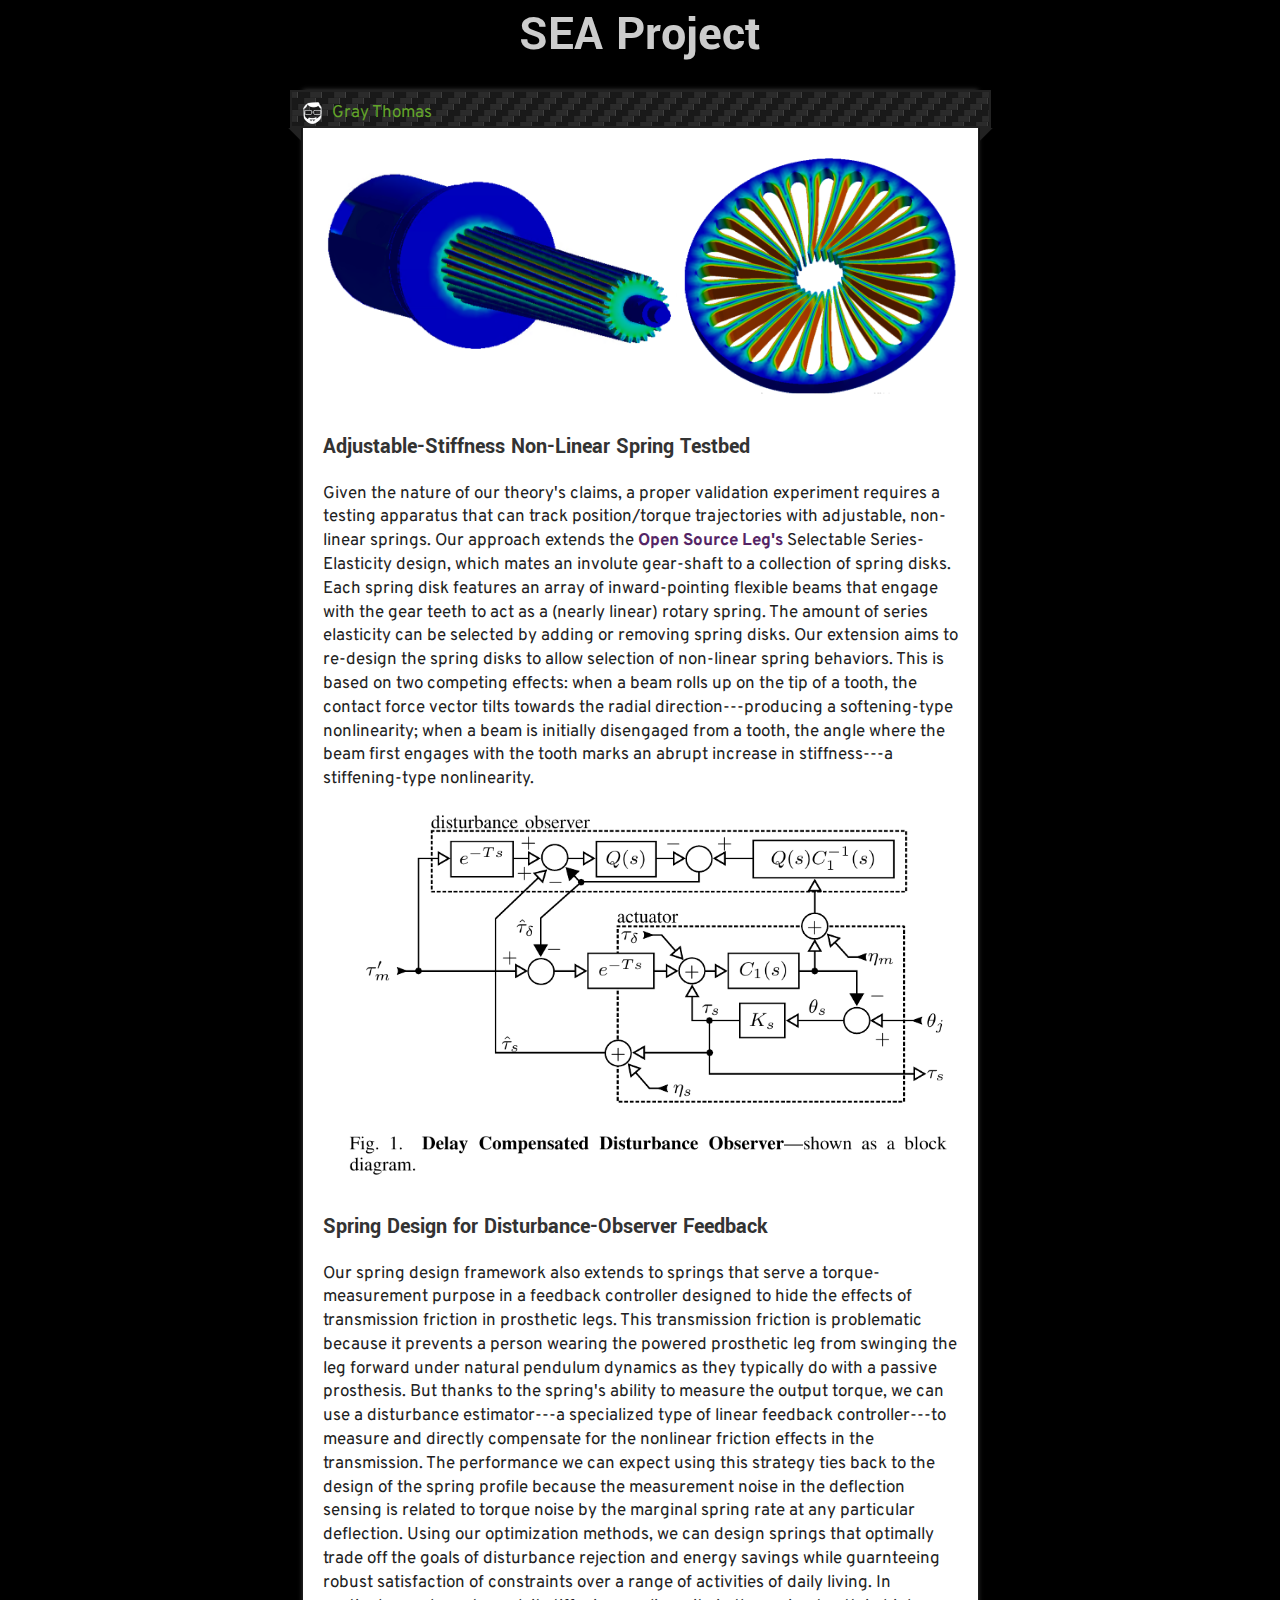
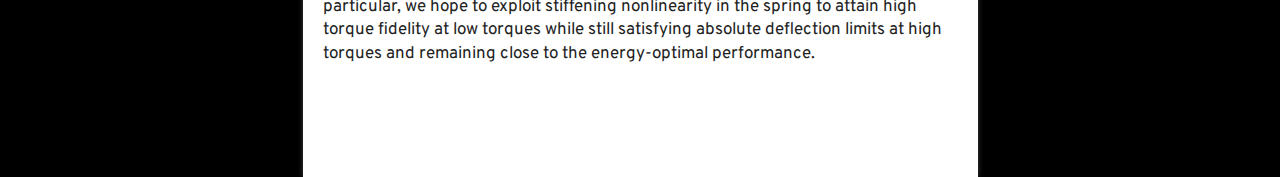
<file: PiZeroProject/sea_project.html>
<!doctype html>
<!-- The Time Machine GitHub pages theme was designed and developed by Jon Rohan, on Feb 7, 2012. -->
<!-- Follow him for fun. http://twitter.com/jonrohan. Tail his code on https://github.com/jonrohan -->
<html>
<head>
  <link rel="shortcut icon" href="images/favicon.ico">
  <meta charset="utf-8">
  <meta http-equiv="X-UA-Compatible" content="IE=edge,chrome=1">
  <link rel="stylesheet" type="text/css" href="https://fonts.googleapis.com/css?family=Overpass|Yantramanav:900">
  <link rel="stylesheet" href="../stylesheets/sage.css" media="screen">


<script type="text/javascript">
</script>
<title>Gray Cortright Thomas</title>
<meta name="description" content="Robotics Researcher">

<meta name="viewport" content="width=device-width,initial-scale=1">

</head>

<body>

  <div class="wrapper">
    <header>
      <h1 class="title">SEA Project</h1> 
    </header>
    
    <div id="container">

      <div id="main" role="main">
        <div class="download-bar">
          <div class="inner">
            <a href="index.html" class="gray">
              Gray Thomas
            </a>

      </div>
      <span class="blc"></span><span class="trc"></span>
    </div>

    <article class="markdown-body">
    <img src="SEA_design.png" width="650">
    <h3>Adjustable-Stiffness Non-Linear Spring Testbed</h3>  
    <p>
      Given the nature of our theory's claims, a proper validation experiment requires a testing apparatus that can track position/torque trajectories with adjustable, non-linear springs. Our approach extends the <a href="https://opensourceleg.com/">Open Source Leg's</a> Selectable Series-Elasticity design, which mates an involute gear-shaft to a collection of spring disks. Each spring disk features an array of inward-pointing flexible beams that engage with the gear teeth to act as a (nearly linear) rotary spring. The amount of series elasticity can be selected by adding or removing spring disks. Our extension aims to re-design the spring disks to allow selection of non-linear spring behaviors. This is based on two competing effects: when a beam rolls up on the tip of a tooth, the contact force vector tilts towards the radial direction---producing a softening-type nonlinearity; when a beam is initially disengaged from a tooth, the angle where the beam first engages with the tooth marks an abrupt increase in stiffness---a stiffening-type nonlinearity. 
    </p>

    <img src="DOB_diagram.png" width="650">
    <h3>Spring Design for Disturbance-Observer Feedback</h3>
    <p>
      Our spring design framework also extends to springs that serve a torque-measurement purpose in a feedback controller designed to hide the effects of transmission friction in prosthetic legs.
      This transmission friction is problematic because it prevents a person wearing the powered prosthetic leg from swinging the leg forward under natural pendulum dynamics as they typically do with a passive prosthesis.
      But thanks to the spring's ability to measure the output torque, we can use a disturbance estimator---a specialized type of linear feedback controller---to measure and directly compensate for the nonlinear friction effects in the transmission.
      The performance we can expect using this strategy ties back to the design of the spring profile because the measurement noise in the deflection sensing is related to torque noise by the marginal spring rate at any particular deflection.
      Using our optimization methods, we can design springs that optimally trade off the goals of disturbance rejection and energy savings while guarnteeing robust satisfaction of constraints over a range of activities of daily living.
      In particular, we hope to exploit stiffening nonlinearity in the spring to attain high torque fidelity at low torques while still satisfying absolute deflection limits at high torques and remaining close to the energy-optimal performance.
    </p>

   </article>
 </div>
   
<!-- </div> 
<footer>
  <div class="owner">

    <p><a href="https://github.com/GrayThomas" class="avatar"><img src="https://avatars2.githubusercontent.com/u/4873017?v=3&amp;s=60" width="48" height="48"></a>View <a href="https://github.com/GrayThomas">GrayThomas</a> on <a href="https://www.github.com">GitHub</a></p>

  </div>
  <div class="creds">
    <small>This page based on a <a href="https://pages.github.com/">GitHub Pages</a>theme by <a href="https://twitter.com/jonrohan/">Jon Rohan</a></small>
  </div>
</footer>
</div> -->


</body>
</html>
</file>
<file: stylesheets/thomas2020.css>
html {
  font-family: 'Merriweather', serif; /* 1 */
  -ms-text-size-adjust: 100%; /* 2 */
  -webkit-text-size-adjust: 100%; /* 2 */
}


body {
  margin: 0;
}

article,
aside,
details,
figcaption,
figure,
footer,
header,
hgroup,
main,
nav,
section,
summary {
  display: block;
}

.container {
  display: table;
  width: 100%;
  height: 100%;
}
div.rmodule {
  float: right;
  text-align: center;
}
/* Pattern styles */

/**
 * 1. Correct `inline-block` display not defined in IE 8/9.
 * 2. Normalize vertical alignment of `progress` in Chrome, Firefox, and Opera.
 */

audio,
canvas,
progress,
video {
  display: inline-block; /* 1 */
  vertical-align: baseline; /* 2 */
}

/**
 * Prevent modern browsers from displaying `audio` without controls.
 * Remove excess height in iOS 5 devices.
 */

audio:not([controls]) {
  display: none;
  height: 0;
}

/**
 * Address `[hidden]` styling not present in IE 8/9/10.
 * Hide the `template` element in IE 8/9/11, Safari, and Firefox < 22.
 */

[hidden],
template {
  display: none;
}

/* Links
   ========================================================================== */

/**
 * Remove the gray background color from active links in IE 10.
 */

a {
  background: transparent;
}

/**
 * Improve readability when focused and also mouse hovered in all browsers.
 */

a:active,
a:hover {
  outline: 0;
}

/* Text-level semantics
   ========================================================================== */

/**
 * Address styling not present in IE 8/9/10/11, Safari, and Chrome.
 */

/*abbr[title] {
  border-bottom: 1px dotted;
}*/

/**
 * Address style set to `bolder` in Firefox 4+, Safari, and Chrome.
 */

b,
strong {
  font-weight: bold;
}

/**
 * Address styling not present in Safari and Chrome.
 */

dfn {
  font-style: italic;
}

/**
 * Address variable `h1` font-size and margin within `section` and `article`
 * contexts in Firefox 4+, Safari, and Chrome.
 */

h1 {
  font-size: 2em;
  margin: 0.67em 0;
}

/**
 * Address styling not present in IE 8/9.
 */

mark {
  background: #ff0;
  color: #000;
}

/**
 * Address inconsistent and variable font size in all browsers.
 */

small {
  font-size: 80%;
}

/**
 * Prevent `sub` and `sup` affecting `line-height` in all browsers.
 */

sub,
sup {
  font-size: 75%;
  line-height: 0;
  position: relative;
  vertical-align: baseline;
}

sup {
  top: -0.5em;
}

sub {
  bottom: -0.25em;
}

/* Embedded content
   ========================================================================== */

/**
 * Remove border when inside `a` element in IE 8/9/10.
 */

img {
  border: 0;
}

/**
 * Correct overflow not hidden in IE 9/10/11.
 */

svg:not(:root) {
  overflow: hidden;
}

/* Grouping content
   ========================================================================== */

/**
 * Address margin not present in IE 8/9 and Safari.
 */

figure {
  margin: 1em 40px;
}

/**
 * Address differences between Firefox and other browsers.
 */

hr {
  -moz-box-sizing: content-box;
  box-sizing: content-box;
  height: 0;
}

/**
 * Contain overflow in all browsers.
 */

pre {
  overflow: auto;
}

/**
 * Address odd `em`-unit font size rendering in all browsers.
 */

code,
kbd,
pre,
samp {
  font-family: monospace, monospace;
  font-size: 1em;
}

/* Forms
   ========================================================================== */

/**
 * Known limitation: by default, Chrome and Safari on OS X allow very limited
 * styling of `select`, unless a `border` property is set.
 */

/**
 * 1. Correct color not being inherited.
 *    Known issue: affects color of disabled elements.
 * 2. Correct font properties not being inherited.
 * 3. Address margins set differently in Firefox 4+, Safari, and Chrome.
 */

button,
input,
optgroup,
select,
textarea {
  color: inherit; /* 1 */
  font: inherit; /* 2 */
  margin: 0; /* 3 */
}

/**
 * Address `overflow` set to `hidden` in IE 8/9/10/11.
 */

button {
  overflow: visible;
}

/**
 * Address inconsistent `text-transform` inheritance for `button` and `select`.
 * All other form control elements do not inherit `text-transform` values.
 * Correct `button` style inheritance in Firefox, IE 8/9/10/11, and Opera.
 * Correct `select` style inheritance in Firefox.
 */

button,
select {
  text-transform: none;
}

/**
 * 1. Avoid the WebKit bug in Android 4.0.* where (2) destroys native `audio`
 *    and `video` controls.
 * 2. Correct inability to style clickable `input` types in iOS.
 * 3. Improve usability and consistency of cursor style between image-type
 *    `input` and others.
 */

button,
html input[type="button"], /* 1 */
input[type="reset"],
input[type="submit"] {
  -webkit-appearance: button; /* 2 */
  cursor: pointer; /* 3 */
}

/**
 * Re-set default cursor for disabled elements.
 */

button[disabled],
html input[disabled] {
  cursor: default;
}

/**
 * Remove inner padding and border in Firefox 4+.
 */

button::-moz-focus-inner,
input::-moz-focus-inner {
  border: 0;
  padding: 0;
}

/**
 * Address Firefox 4+ setting `line-height` on `input` using `!important` in
 * the UA stylesheet.
 */

input {
  line-height: normal;
}

/**
 * It's recommended that you don't attempt to style these elements.
 * Firefox's implementation doesn't respect box-sizing, padding, or width.
 *
 * 1. Address box sizing set to `content-box` in IE 8/9/10.
 * 2. Remove excess padding in IE 8/9/10.
 */

input[type="checkbox"],
input[type="radio"] {
  box-sizing: border-box; /* 1 */
  padding: 0; /* 2 */
}

/**
 * Fix the cursor style for Chrome's increment/decrement buttons. For certain
 * `font-size` values of the `input`, it causes the cursor style of the
 * decrement button to change from `default` to `text`.
 */

input[type="number"]::-webkit-inner-spin-button,
input[type="number"]::-webkit-outer-spin-button {
  height: auto;
}

/**
 * 1. Address `appearance` set to `searchfield` in Safari and Chrome.
 * 2. Address `box-sizing` set to `border-box` in Safari and Chrome
 *    (include `-moz` to future-proof).
 */

input[type="search"] {
  -webkit-appearance: textfield; /* 1 */
  -moz-box-sizing: content-box;
  -webkit-box-sizing: content-box; /* 2 */
  box-sizing: content-box;
}

/**
 * Remove inner padding and search cancel button in Safari and Chrome on OS X.
 * Safari (but not Chrome) clips the cancel button when the search input has
 * padding (and `textfield` appearance).
 */

input[type="search"]::-webkit-search-cancel-button,
input[type="search"]::-webkit-search-decoration {
  -webkit-appearance: none;
}

/**
 * Define consistent border, margin, and padding.
 */

fieldset {
  border: 1px solid #c0c0c0;
  margin: 0 2px;
  padding: 0.35em 0.625em 0.75em;
}

/**
 * 1. Correct `color` not being inherited in IE 8/9/10/11.
 * 2. Remove padding so people aren't caught out if they zero out fieldsets.
 */

legend {
  border: 0; /* 1 */
  padding: 0; /* 2 */
}

/**
 * Remove default vertical scrollbar in IE 8/9/10/11.
 */

textarea {
  overflow: auto;
}

/**
 * Don't inherit the `font-weight` (applied by a rule above).
 * NOTE: the default cannot safely be changed in Chrome and Safari on OS X.
 */

optgroup {
  font-weight: bold;
}

/* Tables
   ========================================================================== */

/**
 * Remove most spacing between table cells.
 */

table {
  border-collapse: collapse;
  border-spacing: 0;
}

td,
th {
  padding: 0;
}


/* Style */

body {
  font-size: 17px;
  font-family: 'Merriweather', serif;
  
  line-height: 1.4;
  /*background: #D1D1D1;*/

  /*background: url(../images/Space.jpg);*/
  background: #fff;
}

a {
  color: #729fcfff;
  text-decoration: none;
  transition: opacity ease-in-out 0.3s;
  -webkit-transition: opacity ease-in-out 0.3s;  /* Safari <=6.1, Android <= 4.3 */
}

a:hover {
  text-decoration: underline;
  /*color: #e4a7ff;*/
  color: #f46b5fff;
}





/* MAIN DOCUMENT PARTS*/

.wrapper {
  width: 90%;
  margin: 0 auto;
}

h1.title {
  margin: 0px 0px 0px;
  font-size: 30px;
  line-height: 1.2;
  color: #000;
  font-family: 'Merriweather', serif;
  text-align: center;
}
a.Gray {
  color: #656768ff;
}

#container { 
  margin: 0px 00px 00px;
}

p {
  text-align: justify;
}

p.tagline {
  /*padding: 1em 1em 1em;*/
  color: #fff;
  background: #3477b3;
  font-size: 20px;
  line-height: 1.3;
  text-align: center;
  margin: 0px 00px 00px;
}
p.affiliation {
  font-size: 22px;
  /*font-weight: bold;*/
  font-family: 'Merriweather', serif;
  line-height: 1.4;
  text-align: left;
}
p.code {
  background:#202020;
  /*box-shadow: 4 4 5px #444;*/
  color:#ddd;
  font-size: 16px;
  font-family: monospace;
}

h1.tagline {
  padding: 0px 00px 0;
  color: #fff;
  font-size: 22px;
}

#main {
  clear: both;
  margin-top: 00px;
  padding: 0 00px 00px;
  color: #000;
  background-color: #fff;
}

.markdown-body a {
  color: #729fcfff; 
  text-decoration: none;
  font-weight: bold;
  transition: opacity ease-in-out 0.3s;
  -webkit-transition: opacity ease-in-out 0.3s;  /* Safari <=6.1, Android <= 4.3 */
}

.markdown-body a:hover {
  text-decoration: underline;
  color: #f46b5fff;
}

img {
  border: 0px solid #222;
}

.download-bar {
  background: #656768ff;
  padding: 0px;
  margin: 0 0px 0px;
  position: relative;
  text-align: center;
}

.download-bar a {
  color: #fff;
  /*display: block;*/
  /*float: left;*/
  text-indent: 0;
  width: auto;
  height: auto;
  opacity: 1;
  filter:alpha(opacity=100);  /* IE 5-7 */
}
.download-bar a:hover{
  color: #f46b5fff;
}

.download-bar img {
  padding-left: 10px;
  margin-bottom: -5px;
}

.current-section {
  position: fixed;
  top: 0;
  left: 50%;
  width: 693px;
  margin-left: -352px;
  background: #222;
  border: 5px solid #444;
  color: #fff;
  opacity: 0;
  visibility: hidden;
  transition: opacity ease-in-out 0.3s;
  -webkit-transition: opacity ease-in-out 0.3s;  /* Safari <=6.1, Android <= 4.3 */
}

.current-section p {
  padding: 5px 27px;
  font-size: 24px;
  font-weight: bold;
}

.current-section a {
  float: right;
  text-indent: -10000px;
  background: transparent url(../images/top.png) no-repeat 0 0;
  width: 20px;
  height: 20px;
  opacity: 0.8;
  margin-right: 12px;
  margin-top: 12px;
  opacity: 0.8;
  filter:alpha(opacity=80);  /* IE 5-7 */
  transition: opacity ease-in-out 0.3s;
  -webkit-transition: opacity ease-in-out 0.3s;  /* Safari <=6.1, Android <= 4.3 */
}

.current-section a:hover {
  opacity: 1;
  filter:alpha(opacity=100);  /* IE 5-7 */
}

.current-section a.zip {
  margin-right: 8px;
}

a.zip,
a.zip span {
  background: transparent url(../images/zip.png) no-repeat 0 0;
  width: 30px;
  height: 21px;
  display: inline-block;
  text-indent: -10000px;
  opacity: 0.8;
  filter:alpha(opacity=80);  /* IE 5-7 */
  transition: opacity ease-in-out 0.3s;
  -webkit-transition: opacity ease-in-out 0.3s;  /* Safari <=6.1, Android <= 4.3 */
}

/*a.tar,
a.tar span {
  background: transparent url(../images/tar.png) no-repeat 0 0;
  width: 30px;
  height: 21px;
  display: inline-block;
  text-indent: -10000px;
  opacity: 0.8;
  filter:alpha(opacity=80);  /* IE 5-7 
  transition: opacity ease-in-out 0.3s;
  -webkit-transition: opacity ease-in-out 0.3s;  /* Safari <=6.1, Android <= 4.3 
}*/

/*a.code {
  background: transparent url(../images/code.png) no-repeat 0 2px;
  width: 30px;
  height: 21px;
  display: block;
  display: inline-block;
  text-indent: -10000px;
  opacity: 0.8;
  filter:alpha(opacity=80);  /* IE 5-7 
  transition: opacity ease-in-out 0.3s;
  -webkit-transition: opacity ease-in-out 0.3s;  /* Safari <=6.1, Android <= 4.3 
}*/

/*a.zip:hover,
a.tar:hover,
a.code:hover {
  opacity: 1;
  filter:alpha(opacity=100);
}*/

a.download-button {
  border: 1px solid black;
  border-radius: 3px;
  display: inline-block;
  text-indent: 0!important;
  width: auto;
  float: right;
  background: #999; /* for non-css3 browsers */
  filter: progid:DXImageTransform.Microsoft.gradient(startColorstr='#37ADD4', endColorstr='#1B657E'); /* IE <= 9 */
  background: -webkit-gradient(linear, left top, left bottom, from(#37ADD4), to(#1B657E)); /* ancient webkit browsers */
  background: -webkit-linear-gradient(top,  #37ADD4,  #1B657E);  /* Safari <=6.1, Android <= 4.3 */
  background: linear-gradient(to bottom,  #37ADD4,  #1B657E);
  height: auto;
  margin-left: 10px;
}

a.download-button span {
  background-position: 10px 5px;
  width: auto;
  height: auto;
  padding: 5px 10px;
  padding-left: 45px;
  display: inline-block;
  text-indent: 0!important;
  color: #fff;
}

/*footer {
  margin-bottom: 30px;
  padding-bottom: 60px;
}*/

footer .owner {
  background: #656768;
/*  border: 5px solid #222;*/
  padding: 5px 15px;
  margin: -67px -10px 35px;
  color: #fff;
}

footer .creds small {
  float: right;
  font-size: 10px;
  text-align: right;
  margin-left: 15px;
}

footer .owner .avatar {
  background-color: #fff;
  display: block;
  margin: -19px 10px 0 0;
  width: 60px;
  float: left;
}

footer .owner img {
  display: block;
  border: 1px solid #fff;
  margin: 5px;
}

footer .owner p {
  font-family: 'Merriweather', serif;
}

footer .owner p a {
  font-size: 16px;
  font-style: italic;
}

/* Markdown */
.markdown-body h1,
.markdown-body h2,
.markdown-body h3,
.markdown-body h4,
.markdown-body h5,
.markdown-body h6,
.markdown-body p,
.markdown-body pre,
.markdown-body ul,
.markdown-body ol,
.markdown-body dl,
.markdown-body table,
.markdown-body blockquote {
  margin-bottom: 00px;
}

.markdown-body h1,
.markdown-body h2,
.markdown-body h3,
.markdown-body h4 {
  /*font-weight: bold;*/
  font-family: 'Merriweather', serif;
  color: #204a87ff;
}

.markdown-body h1 {
  font-size: 28px;
  color: #204a87ff;
}

.markdown-body h2 {
  font-size: 24px;
  color: #204a87ff;
}

.markdown-body h3 {
  font-size: 22px;
  color: #204a87ff;
}

.markdown-body h4 {
  font-size: 20px;
  color: #204a87ff;
}

/*Don't use h5 or h6*/
.markdown-body h5 {
  font-size: 16px;
  color: #204a87ff;
}

.markdown-body pre {
  padding: 10px 70px 10px 0;
  margin-left: -20px;
  margin-right: -20px;
  font-family: 'Monaco', 'Lucida Console', monospace;
  font-size: 13px;
  line-height: 20px;
  box-shadow: inset 0 0 5px #000;
  word-wrap: break-word;
  background-color:#333;
  color: #d6d6d6;
}

.markdown-body pre.lines {
  font-size: 12px;
  margin:0 10px 0 -20px;
  padding: 10px;
  float:  left;
  display: block;
  text-align: right;
  box-shadow: none;
  background-color:#2a2a2a;
  color: #d6d6d6;
}

.markdown-body ul,
.markdown-body ol {
  padding-left: 30px;
}

.markdown-body ul {
  list-style-type: disc;
}

.markdown-body ol {
  list-style-type: decimal;
}

/*set list spacing*/
.markdown-body li,
.markdown-body li p,
.markdown-body dd,
.markdown-body dd p {
  margin-bottom: 1px;
}

.markdown-body li pre,
.markdown-body li pre.lines,
.markdown-body dd pre,
.markdown-body dd pre.lines {
  margin-left: -35px;
}

/*.markdown-body dt {
  font-weight: bold;
  font-style: italic;
}

.markdown-body dd {
  margin-left: 15px;
}

.markdown-body table {
  width: 673px;
  margin-left: -20px;
  margin-right: -20px;
}

.markdown-body tbody {
  border-top: 2px solid #557398;
  border-bottom: 2px solid #557398;
  background-color: #EBEFF4;
}

.markdown-body table td * {
  margin: 0;
}

.markdown-body td {
  border-right: 1px solid #557398;
  border-bottom: 1px solid #557398;
  padding: 5px;
}

.markdown-body td:first-child,
.markdown-body th:first-child {
  width: 30%;
  padding-left: 20px;
}

.markdown-body td:last-child {
  border-right: 0 none;
}

.markdown-body th {
  font-size: 18px;
  font-weight: bold;
  text-align: left;
  padding: 5px;
}

.markdown-body tt {
  background-color:#3b3b3b;
  color: #d6d6d6;
  padding: 2px 3px;
}
*/


.markdown-body img {
  max-width: 100%;
  box-sizing: border-box;
}


.filtered-capsules .capsule {
    display: flex;
    flex-direction: row;
    margin: 20px 0;
    height: 150px;
    font-size: 12px;
}

* {
    -webkit-font-smoothing: antialiased;
}

*, :after, :before {
    box-sizing: border-box;
}

.filtered-capsules .capsule>.capsule-info>.capsule-details {
    margin: 3px 0 0;
}

div {
    display: block;
}
</file>
<file: stylesheets/sage.css>
! normalize.css v3.0.0 | MIT License | git.io/normalize */

/**
 * 1. Set default font family to sans-serif.
 * 2. Prevent iOS text size adjust after orientation change, without disabling
 *    user zoom.
 */

html {
  font-family: sans-serif; /* 1 */
  -ms-text-size-adjust: 100%; /* 2 */
  -webkit-text-size-adjust: 100%; /* 2 */
}

/**
 * Remove default margin.
 */

body {
  margin: 0;
}

/* HTML5 display definitions
   ========================================================================== */

/**
 * Correct `block` display not defined for any HTML5 element in IE 8/9.
 * Correct `block` display not defined for `details` or `summary` in IE 10/11 and Firefox.
 * Correct `block` display not defined for `main` in IE 11.
 */

article,
aside,
details,
figcaption,
figure,
footer,
header,
hgroup,
main,
nav,
section,
summary {
  display: block;
}

.container {
  display: table;
  width: 100%;
  height: 100%;
}
div.rmodule {
  float: right;
  text-align: center;
}
/* Pattern styles */

/**
 * 1. Correct `inline-block` display not defined in IE 8/9.
 * 2. Normalize vertical alignment of `progress` in Chrome, Firefox, and Opera.
 */

audio,
canvas,
progress,
video {
  display: inline-block; /* 1 */
  vertical-align: baseline; /* 2 */
}

/**
 * Prevent modern browsers from displaying `audio` without controls.
 * Remove excess height in iOS 5 devices.
 */

audio:not([controls]) {
  display: none;
  height: 0;
}

/**
 * Address `[hidden]` styling not present in IE 8/9/10.
 * Hide the `template` element in IE 8/9/11, Safari, and Firefox < 22.
 */

[hidden],
template {
  display: none;
}

/* Links
   ========================================================================== */

/**
 * Remove the gray background color from active links in IE 10.
 */

a {
  background: transparent;
}

/**
 * Improve readability when focused and also mouse hovered in all browsers.
 */

a:active,
a:hover {
  outline: 0;
}

/* Text-level semantics
   ========================================================================== */

/**
 * Address styling not present in IE 8/9/10/11, Safari, and Chrome.
 */

abbr[title] {
  border-bottom: 1px dotted;
}

/**
 * Address style set to `bolder` in Firefox 4+, Safari, and Chrome.
 */

b,
strong {
  font-weight: bold;
}

/**
 * Address styling not present in Safari and Chrome.
 */

dfn {
  font-style: italic;
}

/**
 * Address variable `h1` font-size and margin within `section` and `article`
 * contexts in Firefox 4+, Safari, and Chrome.
 */

h1 {
  font-size: 2em;
  margin: 0.67em 0;
}

/**
 * Address styling not present in IE 8/9.
 */

mark {
  background: #ff0;
  color: #000;
}

/**
 * Address inconsistent and variable font size in all browsers.
 */

small {
  font-size: 80%;
}

/**
 * Prevent `sub` and `sup` affecting `line-height` in all browsers.
 */

sub,
sup {
  font-size: 75%;
  line-height: 0;
  position: relative;
  vertical-align: baseline;
}

sup {
  top: -0.5em;
}

sub {
  bottom: -0.25em;
}

/* Embedded content
   ========================================================================== */

/**
 * Remove border when inside `a` element in IE 8/9/10.
 */

img {
  border: 0;
}

/**
 * Correct overflow not hidden in IE 9/10/11.
 */

svg:not(:root) {
  overflow: hidden;
}

/* Grouping content
   ========================================================================== */

/**
 * Address margin not present in IE 8/9 and Safari.
 */

figure {
  margin: 1em 40px;
}

/**
 * Address differences between Firefox and other browsers.
 */

hr {
  -moz-box-sizing: content-box;
  box-sizing: content-box;
  height: 0;
}

/**
 * Contain overflow in all browsers.
 */

pre {
  overflow: auto;
}

/**
 * Address odd `em`-unit font size rendering in all browsers.
 */

code,
kbd,
pre,
samp {
  font-family: monospace, monospace;
  font-size: 1em;
}

/* Forms
   ========================================================================== */

/**
 * Known limitation: by default, Chrome and Safari on OS X allow very limited
 * styling of `select`, unless a `border` property is set.
 */

/**
 * 1. Correct color not being inherited.
 *    Known issue: affects color of disabled elements.
 * 2. Correct font properties not being inherited.
 * 3. Address margins set differently in Firefox 4+, Safari, and Chrome.
 */

button,
input,
optgroup,
select,
textarea {
  color: inherit; /* 1 */
  font: inherit; /* 2 */
  margin: 0; /* 3 */
}

/**
 * Address `overflow` set to `hidden` in IE 8/9/10/11.
 */

button {
  overflow: visible;
}

/**
 * Address inconsistent `text-transform` inheritance for `button` and `select`.
 * All other form control elements do not inherit `text-transform` values.
 * Correct `button` style inheritance in Firefox, IE 8/9/10/11, and Opera.
 * Correct `select` style inheritance in Firefox.
 */

button,
select {
  text-transform: none;
}

/**
 * 1. Avoid the WebKit bug in Android 4.0.* where (2) destroys native `audio`
 *    and `video` controls.
 * 2. Correct inability to style clickable `input` types in iOS.
 * 3. Improve usability and consistency of cursor style between image-type
 *    `input` and others.
 */

button,
html input[type="button"], /* 1 */
input[type="reset"],
input[type="submit"] {
  -webkit-appearance: button; /* 2 */
  cursor: pointer; /* 3 */
}

/**
 * Re-set default cursor for disabled elements.
 */

button[disabled],
html input[disabled] {
  cursor: default;
}

/**
 * Remove inner padding and border in Firefox 4+.
 */

button::-moz-focus-inner,
input::-moz-focus-inner {
  border: 0;
  padding: 0;
}

/**
 * Address Firefox 4+ setting `line-height` on `input` using `!important` in
 * the UA stylesheet.
 */

input {
  line-height: normal;
}

/**
 * It's recommended that you don't attempt to style these elements.
 * Firefox's implementation doesn't respect box-sizing, padding, or width.
 *
 * 1. Address box sizing set to `content-box` in IE 8/9/10.
 * 2. Remove excess padding in IE 8/9/10.
 */

input[type="checkbox"],
input[type="radio"] {
  box-sizing: border-box; /* 1 */
  padding: 0; /* 2 */
}

/**
 * Fix the cursor style for Chrome's increment/decrement buttons. For certain
 * `font-size` values of the `input`, it causes the cursor style of the
 * decrement button to change from `default` to `text`.
 */

input[type="number"]::-webkit-inner-spin-button,
input[type="number"]::-webkit-outer-spin-button {
  height: auto;
}

/**
 * 1. Address `appearance` set to `searchfield` in Safari and Chrome.
 * 2. Address `box-sizing` set to `border-box` in Safari and Chrome
 *    (include `-moz` to future-proof).
 */

input[type="search"] {
  -webkit-appearance: textfield; /* 1 */
  -moz-box-sizing: content-box;
  -webkit-box-sizing: content-box; /* 2 */
  box-sizing: content-box;
}

/**
 * Remove inner padding and search cancel button in Safari and Chrome on OS X.
 * Safari (but not Chrome) clips the cancel button when the search input has
 * padding (and `textfield` appearance).
 */

input[type="search"]::-webkit-search-cancel-button,
input[type="search"]::-webkit-search-decoration {
  -webkit-appearance: none;
}

/**
 * Define consistent border, margin, and padding.
 */

fieldset {
  border: 1px solid #c0c0c0;
  margin: 0 2px;
  padding: 0.35em 0.625em 0.75em;
}

/**
 * 1. Correct `color` not being inherited in IE 8/9/10/11.
 * 2. Remove padding so people aren't caught out if they zero out fieldsets.
 */

legend {
  border: 0; /* 1 */
  padding: 0; /* 2 */
}

/**
 * Remove default vertical scrollbar in IE 8/9/10/11.
 */

textarea {
  overflow: auto;
}

/**
 * Don't inherit the `font-weight` (applied by a rule above).
 * NOTE: the default cannot safely be changed in Chrome and Safari on OS X.
 */

optgroup {
  font-weight: bold;
}

/* Tables
   ========================================================================== */

/**
 * Remove most spacing between table cells.
 */

table {
  border-collapse: collapse;
  border-spacing: 0;
}

td,
th {
  padding: 0;
}


/* Style */

body {
  font-size: 17px;
  /*font-family: Arial, Arial, Helvetica, sans-serif;*/
  
  /*font-family: "Palatino Linotype", "Book Antiqua", Palatino, serif;*/
  /*font-family: 'Droid Serif', serif;*/
  /*font-family: 'Roboto', sans-serif;*/
  font-family: 'Overpass', sans-serif;
  /*font-family: serif;*/
  
  line-height: 1.4;
  /*background: #D1D1D1;*/

  /*background: url(../images/Space.jpg);*/
  background: #000;
}

a {
  /*color: #d0a2e5;*/
  color: #63a52a; 
  text-decoration: none;
  transition: opacity ease-in-out 0.3s;
  -webkit-transition: opacity ease-in-out 0.3s;  /* Safari <=6.1, Android <= 4.3 */
}

a:hover {
  text-decoration: underline;
  /*color: #e4a7ff;*/
  color: #90D355;
}


h1.title {
  margin: 0px 0px 0px;
  font-size: 50px;
  color: #ccc;
  font-family: 'Yantramanav', sans-serif;
  text-align: center;
}
h1.mtitle {
  margin: 10px 20px 10px;
  font-size: 25px;
  color: #ccc;
  font-family: 'Yantramanav', sans-serif;
  /*font-family:Georgia, serif;*/
  text-align: center;
}
h1.subtitle {
  margin: 0px 20px 10px;
  font-size: 36px;
  font-weight: bold;
  font-style: italic;
  /*font-family:Georgia, serif;*/
  text-align: center;
}

.wrapper {
  width: 675px;
  margin: 0 auto;
}
.mwrapper {
  /*width: 675px;*/
  /*margin: 0 auto;*/
}


#container {
  /*background: #ddd url(../images/carbon2.png);*/
  background: #202020;
  box-shadow: 0 0 5px #444;
}

p.tagline {
  padding: 1em 1em 1em;
  color: #ddd;
  font-size: 20px;
  line-height: 1.3;
  text-align: left;
}
p.code {
  background:#202020;
  box-shadow: 4 4 5px #444;
  color:#ddd;
  font-size: 16px;
  font-family: monospace;
}

h1.tagline {
  padding: 25px 20px 0;
  color: #fff;
  font-size: 22px;
}
h1.ctagline {
  padding: 25px 20px 0;
  color: #ccc;
  font-size: 22px;
  text-align: center;
}

#main {
  clear: both;
  margin-top: 20px;
  padding: 0 20px 90px;
  color: #222;
  background-color: #FFF;
}

.markdown-body a {
  color: #542465; /*purple*/
  text-decoration: none;
  font-weight: bold;
  transition: opacity ease-in-out 0.3s;
  -webkit-transition: opacity ease-in-out 0.3s;  /* Safari <=6.1, Android <= 4.3 */
}

.markdown-body a:hover {
  text-decoration: underline;
  color: #873aa1;
  color: #893ba5;
}

img {
  border: 0px solid #222;
}

.download-bar {
  clear: both;
  /*background: #111 */
  background: #ddd url(../images/carbon2.png);
  border: 2px solid #222;
  /*box-shadow: 0 0 2px #786d29;*/
  box-shadow: 0px 0px 0px #444;
  z-index:10;
  padding: 0px;
  margin: 0 -33px 25px;
  position: relative;
}

.download-bar .blc {
  border: 9px solid #222;
  border-color: transparent transparent #222;
  width: 0;
  height: 0;
  display: block;
  position: absolute;
  bottom: -11px;
  /*bottom: -40px;*/
  z-index:-20;
  left: 0;
  transform: rotate(45deg);
  -ms-transform: rotate(45deg); 
  -webkit-transform: rotate(45deg); 
}

.download-bar .trc {
  border: 9px solid #222;
  border-color:   transparent transparent #222;
  width: 0;
  height: 0;
  display: block;
  position: absolute;
  z-index:-20;
  bottom: -11px;
  right: 0;
  transform: rotate(-45deg);
  -ms-transform: rotate(-45deg);  /* IE9 */
  -webkit-transform: rotate(-45deg); /* 2014 current */
}

.download-bar .inner {
  overflow: hidden;
  text-align:center;
}

.download-bar .watch-fork iframe {
  display: block;
  float: left;
  border-right: 1px solid #ddd;
  padding-right: 5px;
}
.download-bar .watch-fork iframe.last {
  border-right: 0 none;
  padding-right: 0;
  padding-left: 5px;
  border-left: 1px solid #fff;
}
.download-bar .watch-fork {
  overflow: hidden;
  float: right;
  background-color: #eee;
  padding: 5px;
  border-radius: 3px;
}



.download-bar .avatar {
  border: 1px solid black;
  display: block;
  padding: 4px;
  float: left;
}

.download-bar .avatar img {
  display: block;
}

.download-bar a.code {
  background: transparent url(../images/code.png) no-repeat 10px 2px;
  padding-left: 48px;
  margin-top: 8px;
  display: block;
  float: left;
  text-indent: 0;
  width: auto;
  height: auto;
  opacity: 1;
  filter:alpha(opacity=100);  /* IE 5-7 */
}

.download-bar a.scholar {
  background: transparent url(../images/scholar.png) no-repeat 10px -2px;
  padding-left: 37px;
  margin-top: 8px;
  display: block;
  float: left;
  text-indent: 0;
  width: auto;
  height: auto;
  opacity: 1;
  filter:alpha(opacity=100);  /* IE 5-7 */
}

.download-bar a.linkedin {
  background: transparent url(../images/linkedin.png) no-repeat 10px -2px;
  padding-left: 40px;
  margin-top: 8px;
  display: block;
  float: left;
  text-indent: 0;
  width: auto;
  height: auto;
  opacity: 1;
  filter:alpha(opacity=100);  /* IE 5-7 */
}

.download-bar a.hcrl {
  background: transparent url(../images/hcrl.png) no-repeat 10px -2px;
  padding-left: 37px;
  margin-top: 8px;
  display: block;
  float: left;
  text-indent: 0;
  width: auto;
  height: auto;
  opacity: 1;
  filter:alpha(opacity=100);  /* IE 5-7 */
}

.download-bar a.gray {
  background: transparent url(../images/gray.png) no-repeat 10px -2px;
  padding-left: 40px;
  margin-top: 10px;
  display: block;
  float: left;
  text-indent: 0;
  width: auto;
  height: auto;
  opacity: 1;
  filter:alpha(opacity=100);  /* IE 5-7 */
}

.download-bar a.sentis {
  background: transparent url(../images/sentis.png) no-repeat 10px -2px;
  padding-left: 40px;
  margin-top: 8px;
  display: block;
  float: left;
  text-indent: 0;
  width: auto;
  height: auto;
  opacity: 1;
  filter:alpha(opacity=100);  /* IE 5-7 */
}

.current-section {
  position: fixed;
  top: 0;
  left: 50%;
  width: 693px;
  margin-left: -352px;
  background: #222;
  border: 5px solid #444;
  color: #fff;
  opacity: 0;
  visibility: hidden;
  transition: opacity ease-in-out 0.3s;
  -webkit-transition: opacity ease-in-out 0.3s;  /* Safari <=6.1, Android <= 4.3 */
}

.current-section p {
  padding: 5px 27px;
  font-size: 24px;
  font-weight: bold;
}

.current-section a {
  float: right;
  text-indent: -10000px;
  background: transparent url(../images/top.png) no-repeat 0 0;
  width: 20px;
  height: 20px;
  opacity: 0.8;
  margin-right: 12px;
  margin-top: 12px;
  opacity: 0.8;
  filter:alpha(opacity=80);  /* IE 5-7 */
  transition: opacity ease-in-out 0.3s;
  -webkit-transition: opacity ease-in-out 0.3s;  /* Safari <=6.1, Android <= 4.3 */
}

.current-section a:hover {
  opacity: 1;
  filter:alpha(opacity=100);  /* IE 5-7 */
}

.current-section a.zip {
  margin-right: 8px;
}

a.zip,
a.zip span {
  background: transparent url(../images/zip.png) no-repeat 0 0;
  width: 30px;
  height: 21px;
  display: inline-block;
  text-indent: -10000px;
  opacity: 0.8;
  filter:alpha(opacity=80);  /* IE 5-7 */
  transition: opacity ease-in-out 0.3s;
  -webkit-transition: opacity ease-in-out 0.3s;  /* Safari <=6.1, Android <= 4.3 */
}

a.tar,
a.tar span {
  background: transparent url(../images/tar.png) no-repeat 0 0;
  width: 30px;
  height: 21px;
  display: inline-block;
  text-indent: -10000px;
  opacity: 0.8;
  filter:alpha(opacity=80);  /* IE 5-7 */
  transition: opacity ease-in-out 0.3s;
  -webkit-transition: opacity ease-in-out 0.3s;  /* Safari <=6.1, Android <= 4.3 */
}

a.code {
  background: transparent url(../images/code.png) no-repeat 0 2px;
  width: 30px;
  height: 21px;
  display: block;
  display: inline-block;
  text-indent: -10000px;
  opacity: 0.8;
  filter:alpha(opacity=80);  /* IE 5-7 */
  transition: opacity ease-in-out 0.3s;
  -webkit-transition: opacity ease-in-out 0.3s;  /* Safari <=6.1, Android <= 4.3 */
}

a.zip:hover,
a.tar:hover,
a.code:hover {
  opacity: 1;
  filter:alpha(opacity=100);
}

a.download-button {
  border: 1px solid black;
  border-radius: 3px;
  display: inline-block;
  text-indent: 0!important;
  width: auto;
  float: right;
  background: #999; /* for non-css3 browsers */
  filter: progid:DXImageTransform.Microsoft.gradient(startColorstr='#37ADD4', endColorstr='#1B657E'); /* IE <= 9 */
  background: -webkit-gradient(linear, left top, left bottom, from(#37ADD4), to(#1B657E)); /* ancient webkit browsers */
  background: -webkit-linear-gradient(top,  #37ADD4,  #1B657E);  /* Safari <=6.1, Android <= 4.3 */
  background: linear-gradient(to bottom,  #37ADD4,  #1B657E);
  height: auto;
  margin-left: 10px;
}

a.download-button span {
  background-position: 10px 5px;
  width: auto;
  height: auto;
  padding: 5px 10px;
  padding-left: 45px;
  display: inline-block;
  text-indent: 0!important;
  color: #fff;
}

footer {
  margin-bottom: 30px;
  padding-bottom: 60px;
}

footer .owner {
  background: #111;
/*  border: 5px solid #222;*/
  padding: 5px 15px;
  margin: -67px -10px 35px;
  color: #aaa;
}

footer .creds small {
  float: right;
  font-size: 10px;
  text-align: right;
  margin-left: 15px;
}

footer .owner .avatar {
  background-color: #222;
  display: block;
  margin: -19px 10px 0 0;
  width: 60px;
  float: left;
}

footer .owner img {
  display: block;
  border: 1px solid #222;
  margin: 5px;
}

footer .owner p {
  font-family:Georgia, serif;
}

footer .owner p a {
  font-size: 16px;
  font-style: italic;
}

/* Markdown */
.markdown-body h1,
.markdown-body h2,
.markdown-body h3,
.markdown-body h4,
.markdown-body h5,
.markdown-body h6,
.markdown-body p,
.markdown-body pre,
.markdown-body ul,
.markdown-body ol,
.markdown-body dl,
.markdown-body table,
.markdown-body blockquote {
  margin-bottom: 20px;
}

.markdown-body h1,
.markdown-body h2,
.markdown-body h3,
.markdown-body h4 {
  /*font-weight: bold;*/
  font-family: 'Yantramanav', sans-serif;
  color: #333;
}

.markdown-body h1 {
  font-size: 28px;
}

.markdown-body h2 {
  font-size: 24px;
  /*color: #557398;*/
}

.markdown-body h3 {
  font-size: 22px;
}

.markdown-body h4 {
  font-size: 20px;
}

/*Don't use h5 or h6*/
.markdown-body h5 {
  font-size: 16px;
}

.markdown-body pre {
  padding: 10px 70px 10px 0;
  margin-left: -20px;
  margin-right: -20px;
  font-family: 'Monaco', 'Lucida Console', monospace;
  font-size: 13px;
  line-height: 20px;
  box-shadow: inset 0 0 5px #000;
  word-wrap: break-word;
  background-color:#333;
  color: #d6d6d6;
}

.markdown-body pre.lines {
  font-size: 12px;
  margin:0 10px 0 -20px;
  padding: 10px;
  float:  left;
  display: block;
  text-align: right;
  box-shadow: none;
  background-color:#2a2a2a;
  color: #d6d6d6;
}

.markdown-body ul,
.markdown-body ol {
  padding-left: 30px;
}

.markdown-body ul {
  list-style-type: disc;
}

.markdown-body ol {
  list-style-type: decimal;
}

.markdown-body li,
.markdown-body li p,
.markdown-body dd,
.markdown-body dd p {
  margin-bottom: 10px;
}

.markdown-body li pre,
.markdown-body li pre.lines,
.markdown-body dd pre,
.markdown-body dd pre.lines {
  margin-left: -35px;
}

.markdown-body dt {
  font-weight: bold;
  font-style: italic;
}

.markdown-body dd {
  margin-left: 15px;
}

.markdown-body table {
  width: 673px;
  margin-left: -20px;
  margin-right: -20px;
}

.markdown-body tbody {
  border-top: 2px solid #557398;
  border-bottom: 2px solid #557398;
  background-color: #EBEFF4;
}

.markdown-body table td * {
  margin: 0;
}

.markdown-body td {
  border-right: 1px solid #557398;
  border-bottom: 1px solid #557398;
  padding: 5px;
}

.markdown-body td:first-child,
.markdown-body th:first-child {
  width: 30%;
  padding-left: 20px;
}

.markdown-body td:last-child {
  border-right: 0 none;
}

.markdown-body th {
  font-size: 18px;
  font-weight: bold;
  text-align: left;
  padding: 5px;
}

.markdown-body tt {
  background-color:#3b3b3b;
  color: #d6d6d6;
  padding: 2px 3px;
}

.markdown-body blockquote {
  font-style: italic;
  font-family:Georgia, serif;
  font-size: 17px;
  border-top: 3px solid #333;
  border-bottom: 3px solid #333;
  padding: 10px 20px;
  padding-left: 50px;
}

.markdown-body blockquote:before {
  font-style: italic;
  font-family: Georgia, serif;
  font-size: 90px;
  height: 90px;
  margin-left: -60px;
  margin-top: -25px;
  content: "‟";
  display: block;
  float: left;
}

.markdown-body img {
  max-width: 100%;
  box-sizing: border-box;
}

.highlight  { background: #ffffff; }
.highlight .c { color: #999988; font-style: italic } /* Comment */
.highlight .err { color: #a61717; background-color: #e3d2d2 } /* Error */
.highlight .k { font-weight: bold } /* Keyword */
.highlight .o { font-weight: bold } /* Operator */
.highlight .cm { color: #999988; font-style: italic } /* Comment.Multiline */
.highlight .cp { color: #999999; font-weight: bold } /* Comment.Preproc */
.highlight .c1 { color: #999988; font-style: italic } /* Comment.Single */
.highlight .cs { color: #999999; font-weight: bold; font-style: italic } /* Comment.Special */
.highlight .gd { color: #000000; background-color: #ffdddd } /* Generic.Deleted */
.highlight .gd .x { color: #000000; background-color: #ffaaaa } /* Generic.Deleted.Specific */
.highlight .ge { font-style: italic } /* Generic.Emph */
.highlight .gr { color: #aa0000 } /* Generic.Error */
.highlight .gh { color: #999999 } /* Generic.Heading */
.highlight .gi { color: #000000; background-color: #ddffdd } /* Generic.Inserted */
.highlight .gi .x { color: #000000; background-color: #aaffaa } /* Generic.Inserted.Specific */
.highlight .go { color: #888888 } /* Generic.Output */
.highlight .gp { color: #555555 } /* Generic.Prompt */
.highlight .gs { font-weight: bold } /* Generic.Strong */
.highlight .gu { color: #800080; font-weight: bold; } /* Generic.Subheading */
.highlight .gt { color: #aa0000 } /* Generic.Traceback */
.highlight .kc { font-weight: bold } /* Keyword.Constant */
.highlight .kd { font-weight: bold } /* Keyword.Declaration */
.highlight .kn { font-weight: bold } /* Keyword.Namespace */
.highlight .kp { font-weight: bold } /* Keyword.Pseudo */
.highlight .kr { font-weight: bold } /* Keyword.Reserved */
.highlight .kt { color: #445588; font-weight: bold } /* Keyword.Type */
.highlight .m { color: #009999 } /* Literal.Number */
.highlight .s { color: #d14 } /* Literal.String */
.highlight .na { color: #008080 } /* Name.Attribute */
.highlight .nb { color: #0086B3 } /* Name.Builtin */
.highlight .nc { color: #445588; font-weight: bold } /* Name.Class */
.highlight .no { color: #008080 } /* Name.Constant */
.highlight .ni { color: #800080 } /* Name.Entity */
.highlight .ne { color: #990000; font-weight: bold } /* Name.Exception */
.highlight .nf { color: #990000; font-weight: bold } /* Name.Function */
.highlight .nn { color: #555555 } /* Name.Namespace */
.highlight .nt { color: #000080 } /* Name.Tag */
.highlight .nv { color: #008080 } /* Name.Variable */
.highlight .ow { font-weight: bold } /* Operator.Word */
.highlight .w { color: #bbbbbb } /* Text.Whitespace */
.highlight .mf { color: #009999 } /* Literal.Number.Float */
.highlight .mh { color: #009999 } /* Literal.Number.Hex */
.highlight .mi { color: #009999 } /* Literal.Number.Integer */
.highlight .mo { color: #009999 } /* Literal.Number.Oct */
.highlight .sb { color: #d14 } /* Literal.String.Backtick */
.highlight .sc { color: #d14 } /* Literal.String.Char */
.highlight .sd { color: #d14 } /* Literal.String.Doc */
.highlight .s2 { color: #d14 } /* Literal.String.Double */
.highlight .se { color: #d14 } /* Literal.String.Escape */
.highlight .sh { color: #d14 } /* Literal.String.Heredoc */
.highlight .si { color: #d14 } /* Literal.String.Interpol */
.highlight .sx { color: #d14 } /* Literal.String.Other */
.highlight .sr { color: #009926 } /* Literal.String.Regex */
.highlight .s1 { color: #d14 } /* Literal.String.Single */
.highlight .ss { color: #990073 } /* Literal.String.Symbol */
.highlight .bp { color: #999999 } /* Name.Builtin.Pseudo */
.highlight .vc { color: #008080 } /* Name.Variable.Class */
.highlight .vg { color: #008080 } /* Name.Variable.Global */
.highlight .vi { color: #008080 } /* Name.Variable.Instance */
.highlight .il { color: #009999 } /* Literal.Number.Integer.Long */




.filtered-capsules .capsule {
    display: flex;
    flex-direction: row;
    margin: 20px 0;
    height: 150px;
    font-size: 12px;
}

* {
    -webkit-font-smoothing: antialiased;
}

*, :after, :before {
    box-sizing: border-box;
}

.filtered-capsules .capsule>.capsule-info>.capsule-details {
    margin: 3px 0 0;
}

div {
    display: block;
}

#DIV_1 {
    box-sizing: border-box;
    display: flex;
/*    border-style: solid; looks silly. overlaps the picture.*/
    zoom: 0.65;
    height: 150px;
    /*width: 998px;*/
    perspective-origin: 499px 75px;
    transform-origin: 499px 75px;
    font: normal normal 400 normal 12px / 17.1429px "Open Sans", "Helvetica Neue", Helvetica, Arial, sans-serif;
    margin: 20px 0px;
}/*#DIV_1*/

#DIV_1:after {
    box-sizing: border-box;
    display: block;
    font: normal normal 400 normal 12px / 17.1429px "Open Sans", "Helvetica Neue", Helvetica, Arial, sans-serif;
}/*#DIV_1:after*/

#DIV_1:before {
    box-sizing: border-box;
    display: block;
    font: normal normal 400 normal 12px / 17.1429px "Open Sans", "Helvetica Neue", Helvetica, Arial, sans-serif;
}/*#DIV_1:before*/

#A_2 {
    box-sizing: border-box;
    color: rgb(46, 132, 239);
    display: block;
    height: 150px;
    min-height: auto;
    min-width: auto;
    text-decoration: none solid rgb(46, 132, 239);
    width: 215px;
    column-rule-color: rgb(46, 132, 239);
    perspective-origin: 107.5px 75px;
    transform-origin: 107.5px 75px;
    caret-color: rgb(46, 132, 239);
    border: 0px none rgb(46, 132, 239);
    font: normal normal 400 normal 12px / 17.1429px "Open Sans", "Helvetica Neue", Helvetica, Arial, sans-serif;
    outline: rgb(46, 132, 239) none 0px;
}/*#A_2*/

#A_2:after {
    box-sizing: border-box;
    color: rgb(46, 132, 239);
    min-height: auto;
    min-width: auto;
    text-decoration: none solid rgb(46, 132, 239);
    column-rule-color: rgb(46, 132, 239);
    caret-color: rgb(46, 132, 239);
    border: 0px none rgb(46, 132, 239);
    font: normal normal 400 normal 12px / 17.1429px "Open Sans", "Helvetica Neue", Helvetica, Arial, sans-serif;
    outline: rgb(46, 132, 239) none 0px;
}/*#A_2:after*/

#A_2:before {
    box-sizing: border-box;
    color: rgb(46, 132, 239);
    min-height: auto;
    min-width: auto;
    text-decoration: none solid rgb(46, 132, 239);
    column-rule-color: rgb(46, 132, 239);
    caret-color: rgb(46, 132, 239);
    border: 0px none rgb(46, 132, 239);
    font: normal normal 400 normal 12px / 17.1429px "Open Sans", "Helvetica Neue", Helvetica, Arial, sans-serif;
    outline: rgb(46, 132, 239) none 0px;
}/*#A_2:before*/

#DIV_3 {
    box-sizing: border-box;
    color: rgb(46, 132, 239);
    cursor: pointer;
    height: 150px;
    text-decoration: none solid rgb(46, 132, 239);
    width: 210px;
    column-rule-color: rgb(46, 132, 239);
    perspective-origin: 105px 75px;
    transform-origin: 105px 75px;
    caret-color: rgb(46, 132, 239);
    background: rgb(229, 229, 229) none repeat scroll 0% 0% / auto padding-box border-box;
    border: 0px none rgb(46, 132, 239);
    font: normal normal 400 normal 12px / 17.1429px "Open Sans", "Helvetica Neue", Helvetica, Arial, sans-serif;
    margin: 0px 5px 0px 0px;
    outline: rgb(46, 132, 239) none 0px;
}/*#DIV_3*/

#DIV_3:after {
    box-sizing: border-box;
    color: rgb(46, 132, 239);
    cursor: pointer;
    text-decoration: none solid rgb(46, 132, 239);
    column-rule-color: rgb(46, 132, 239);
    caret-color: rgb(46, 132, 239);
    border: 0px none rgb(46, 132, 239);
    font: normal normal 400 normal 12px / 17.1429px "Open Sans", "Helvetica Neue", Helvetica, Arial, sans-serif;
    outline: rgb(46, 132, 239) none 0px;
}/*#DIV_3:after*/

#DIV_3:before {
    box-sizing: border-box;
    color: rgb(46, 132, 239);
    cursor: pointer;
    text-decoration: none solid rgb(46, 132, 239);
    column-rule-color: rgb(46, 132, 239);
    caret-color: rgb(46, 132, 239);
    border: 0px none rgb(46, 132, 239);
    font: normal normal 400 normal 12px / 17.1429px "Open Sans", "Helvetica Neue", Helvetica, Arial, sans-serif;
    outline: rgb(46, 132, 239) none 0px;
}/*#DIV_3:before*/

#IMG_4 {
    bottom: -75px;
    box-sizing: border-box;
    color: rgb(46, 132, 239);
    cursor: pointer;
    display: block;
    height: 150px;
    left: 0px;
    max-height: 100%;
    max-width: 100%;
    position: relative;
    right: 0px;
    text-decoration: none solid rgb(46, 132, 239);
    top: 75px;
    vertical-align: middle;
    width: 210px;
    column-rule-color: rgb(46, 132, 239);
    perspective-origin: 105px 75px;
    transform: matrix(1, 0, 0, 1, 0, -75);
    transform-origin: 105px 75px;
    caret-color: rgb(46, 132, 239);
    border: 0px none rgb(46, 132, 239);
    font: normal normal 400 normal 12px / 17.1429px "Open Sans", "Helvetica Neue", Helvetica, Arial, sans-serif;
    outline: rgb(46, 132, 239) none 0px;
}/*#IMG_4*/

#IMG_4:after {
    box-sizing: border-box;
    color: rgb(46, 132, 239);
    cursor: pointer;
    text-decoration: none solid rgb(46, 132, 239);
    column-rule-color: rgb(46, 132, 239);
    caret-color: rgb(46, 132, 239);
    border: 0px none rgb(46, 132, 239);
    font: normal normal 400 normal 12px / 17.1429px "Open Sans", "Helvetica Neue", Helvetica, Arial, sans-serif;
    outline: rgb(46, 132, 239) none 0px;
}/*#IMG_4:after*/

#IMG_4:before {
    box-sizing: border-box;
    color: rgb(46, 132, 239);
    cursor: pointer;
    text-decoration: none solid rgb(46, 132, 239);
    column-rule-color: rgb(46, 132, 239);
    caret-color: rgb(46, 132, 239);
    border: 0px none rgb(46, 132, 239);
    font: normal normal 400 normal 12px / 17.1429px "Open Sans", "Helvetica Neue", Helvetica, Arial, sans-serif;
    outline: rgb(46, 132, 239) none 0px;
}/*#IMG_4:before*/

#DIV_5 {
    box-sizing: border-box;
    display: flex;
    height: 150px;
    min-height: auto;
    min-width: auto;
    width: 538px;
    perspective-origin: 269px 75px;
    transform-origin: 269px 75px;
    flex: 1 1 0%;
    flex-flow: column nowrap;
    font: normal normal 400 normal 12px / 17.1429px "Open Sans", "Helvetica Neue", Helvetica, Arial, sans-serif;
    margin: 0px 0px 0px 15px;
    overflow: hidden;
}/*#DIV_5*/

#DIV_5:after {
    box-sizing: border-box;
    display: block;
    min-height: auto;
    min-width: auto;
    font: normal normal 400 normal 12px / 17.1429px "Open Sans", "Helvetica Neue", Helvetica, Arial, sans-serif;
}/*#DIV_5:after*/

#DIV_5:before {
    box-sizing: border-box;
    display: block;
    min-height: auto;
    min-width: auto;
    font: normal normal 400 normal 12px / 17.1429px "Open Sans", "Helvetica Neue", Helvetica, Arial, sans-serif;
}/*#DIV_5:before*/

#DIV_6 {
    box-sizing: border-box;
    height: 17px;
    min-height: auto;
    min-width: auto;
    width: 538px;
    perspective-origin: 269px 8.5px;
    transform-origin: 269px 8.5px;
    font: normal normal 400 normal 12px / 17.1429px "Open Sans", "Helvetica Neue", Helvetica, Arial, sans-serif;
    margin: 3px 0px 0px;
}/*#DIV_6*/

#DIV_6:after {
    box-sizing: border-box;
    min-height: auto;
    min-width: auto;
    font: normal normal 400 normal 12px / 17.1429px "Open Sans", "Helvetica Neue", Helvetica, Arial, sans-serif;
}/*#DIV_6:after*/

#DIV_6:before {
    box-sizing: border-box;
    min-height: auto;
    min-width: auto;
    font: normal normal 400 normal 12px / 17.1429px "Open Sans", "Helvetica Neue", Helvetica, Arial, sans-serif;
}/*#DIV_6:before*/

#A_7 {
    box-sizing: border-box;
    color: rgb(255, 255, 255);
    text-decoration: none solid rgb(255, 255, 255);
    column-rule-color: rgb(255, 255, 255);
    perspective-origin: 0px 0px;
    transform-origin: 0px 0px;
    caret-color: rgb(255, 255, 255);
    background: rgb(217, 112, 39) none repeat scroll 0% 0% / auto padding-box border-box;
    border: 0px none rgb(255, 255, 255);
    font: normal normal 400 normal 12px / 17.1429px "Open Sans", "Helvetica Neue", Helvetica, Arial, sans-serif;
    margin: 0px 6px 0px 0px;
    outline: rgb(255, 255, 255) none 0px;
    padding: 0px 4px;
}/*#A_7*/

#A_7:after {
    box-sizing: border-box;
    color: rgb(255, 255, 255);
    text-decoration: none solid rgb(255, 255, 255);
    column-rule-color: rgb(255, 255, 255);
    caret-color: rgb(255, 255, 255);
    border: 0px none rgb(255, 255, 255);
    font: normal normal 400 normal 12px / 17.1429px "Open Sans", "Helvetica Neue", Helvetica, Arial, sans-serif;
    outline: rgb(255, 255, 255) none 0px;
}/*#A_7:after*/

#A_7:before {
    box-sizing: border-box;
    color: rgb(255, 255, 255);
    text-decoration: none solid rgb(255, 255, 255);
    column-rule-color: rgb(255, 255, 255);
    caret-color: rgb(255, 255, 255);
    border: 0px none rgb(255, 255, 255);
    font: normal normal 400 normal 12px / 17.1429px "Open Sans", "Helvetica Neue", Helvetica, Arial, sans-serif;
    outline: rgb(255, 255, 255) none 0px;
}/*#A_7:before*/

#SPAN_8 {
    box-sizing: border-box;
    perspective-origin: 0px 0px;
    transform-origin: 0px 0px;
    font: italic normal 700 normal 12px / 17.1429px "Open Sans", "Helvetica Neue", Helvetica, Arial, sans-serif;
}/*#SPAN_8*/

#SPAN_8:after {
    box-sizing: border-box;
    font: italic normal 700 normal 12px / 17.1429px "Open Sans", "Helvetica Neue", Helvetica, Arial, sans-serif;
}/*#SPAN_8:after*/

#SPAN_8:before {
    box-sizing: border-box;
    font: italic normal 700 normal 12px / 17.1429px "Open Sans", "Helvetica Neue", Helvetica, Arial, sans-serif;
}/*#SPAN_8:before*/

#DIV_9 {
    box-sizing: border-box;
    display: flex;
    height: 28px;
    min-height: auto;
    min-width: auto;
    width: 538px;
    align-items: center;
    perspective-origin: 269px 14px;
    transform-origin: 269px 14px;
    font: normal normal 400 normal 12px / 17.1429px "Open Sans", "Helvetica Neue", Helvetica, Arial, sans-serif;
}/*#DIV_9*/

#DIV_9:after {
    box-sizing: border-box;
    display: block;
    min-height: auto;
    min-width: auto;
    font: normal normal 400 normal 12px / 17.1429px "Open Sans", "Helvetica Neue", Helvetica, Arial, sans-serif;
}/*#DIV_9:after*/

#DIV_9:before {
    box-sizing: border-box;
    display: block;
    min-height: auto;
    min-width: auto;
    font: normal normal 400 normal 12px / 17.1429px "Open Sans", "Helvetica Neue", Helvetica, Arial, sans-serif;
}/*#DIV_9:before*/

#A_10 {
    box-sizing: border-box;
    color: rgb(46, 132, 239);
    display: block;
    height: 28px;
    min-height: auto;
    min-width: auto;
    text-decoration: none solid rgb(46, 132, 239);
    text-overflow: ellipsis;
    white-space: nowrap;
    width: 490px;
    column-rule-color: rgb(46, 132, 239);
    perspective-origin: 245px 14px;
    transform-origin: 245px 14px;
    caret-color: rgb(46, 132, 239);
    border: 0px none rgb(46, 132, 239);
    flex: 1 1 0%;
    font: normal normal 400 normal 20px / 28.5714px "Open Sans", "Helvetica Neue", Helvetica, Arial, sans-serif;
    margin: 0px 10px 0px 0px;
    outline: rgb(46, 132, 239) none 0px;
    overflow: hidden;
}/*#A_10*/

#A_10:after {
    box-sizing: border-box;
    color: rgb(46, 132, 239);
    min-height: auto;
    min-width: auto;
    text-decoration: none solid rgb(46, 132, 239);
    white-space: nowrap;
    column-rule-color: rgb(46, 132, 239);
    caret-color: rgb(46, 132, 239);
    border: 0px none rgb(46, 132, 239);
    font: normal normal 400 normal 20px / 28.5714px "Open Sans", "Helvetica Neue", Helvetica, Arial, sans-serif;
    outline: rgb(46, 132, 239) none 0px;
}/*#A_10:after*/

#A_10:before {
    box-sizing: border-box;
    color: rgb(46, 132, 239);
    min-height: auto;
    min-width: auto;
    text-decoration: none solid rgb(46, 132, 239);
    white-space: nowrap;
    column-rule-color: rgb(46, 132, 239);
    caret-color: rgb(46, 132, 239);
    border: 0px none rgb(46, 132, 239);
    font: normal normal 400 normal 20px / 28.5714px "Open Sans", "Helvetica Neue", Helvetica, Arial, sans-serif;
    outline: rgb(46, 132, 239) none 0px;
}/*#A_10:before*/

#SPAN_11 {
    box-sizing: border-box;
    display: flex;
    height: 20px;
    min-height: auto;
    min-width: auto;
    text-align: center;
    width: 28px;
    perspective-origin: 14px 10px;
    transform-origin: 14px 10px;
    font: normal normal 400 normal 12px / 17.1429px "Open Sans", "Helvetica Neue", Helvetica, Arial, sans-serif;
    margin: 0px 10px 0px 0px;
}/*#SPAN_11*/

#SPAN_11:after {
    box-sizing: border-box;
    display: block;
    min-height: auto;
    min-width: auto;
    text-align: center;
    font: normal normal 400 normal 12px / 17.1429px "Open Sans", "Helvetica Neue", Helvetica, Arial, sans-serif;
}/*#SPAN_11:after*/

#SPAN_11:before {
    box-sizing: border-box;
    display: block;
    min-height: auto;
    min-width: auto;
    text-align: center;
    font: normal normal 400 normal 12px / 17.1429px "Open Sans", "Helvetica Neue", Helvetica, Arial, sans-serif;
}/*#SPAN_11:before*/

#IMG_12 {
    box-sizing: border-box;
    display: block;
    height: 20px;
    max-height: 100%;
    max-width: 100%;
    min-height: auto;
    min-width: auto;
    text-align: center;
    vertical-align: middle;
    width: 0px;
    perspective-origin: 0px 10px;
    transform-origin: 0px 10px;
    font: normal normal 400 normal 12px / 17.1429px "Open Sans", "Helvetica Neue", Helvetica, Arial, sans-serif;
}/*#IMG_12*/

#IMG_12:after {
    box-sizing: border-box;
    min-height: auto;
    min-width: auto;
    text-align: center;
    font: normal normal 400 normal 12px / 17.1429px "Open Sans", "Helvetica Neue", Helvetica, Arial, sans-serif;
}/*#IMG_12:after*/

#IMG_12:before {
    box-sizing: border-box;
    min-height: auto;
    min-width: auto;
    text-align: center;
    font: normal normal 400 normal 12px / 17.1429px "Open Sans", "Helvetica Neue", Helvetica, Arial, sans-serif;
}/*#IMG_12:before*/

#DIV_13 {
    box-sizing: border-box;
    height: 17px;
    min-height: auto;
    min-width: auto;
    text-overflow: ellipsis;
    white-space: nowrap;
    width: 538px;
    perspective-origin: 269px 8.5px;
    transform-origin: 269px 8.5px;
    font: normal normal 600 normal 12px / 17.1429px "Open Sans", "Helvetica Neue", Helvetica, Arial, sans-serif;
    margin: 2px 0px;
    overflow: hidden;
}/*#DIV_13*/

#DIV_13:after {
    box-sizing: border-box;
    min-height: auto;
    min-width: auto;
    white-space: nowrap;
    font: normal normal 600 normal 12px / 17.1429px "Open Sans", "Helvetica Neue", Helvetica, Arial, sans-serif;
}/*#DIV_13:after*/

#DIV_13:before {
    box-sizing: border-box;
    min-height: auto;
    min-width: auto;
    white-space: nowrap;
    font: normal normal 600 normal 12px / 17.1429px "Open Sans", "Helvetica Neue", Helvetica, Arial, sans-serif;
}/*#DIV_13:before*/

#DIV_14 {
    box-sizing: border-box;
    height: 77px;
    min-height: auto;
    min-width: auto;
    width: 538px;
    perspective-origin: 269px 38.5px;
    transform-origin: 269px 38.5px;
    flex: 1 1 0%;
    font: normal normal 400 normal 12px / 17.1429px "Open Sans", "Helvetica Neue", Helvetica, Arial, sans-serif;
    margin: 2px 0px;
    overflow: hidden;
}/*#DIV_14*/

#DIV_14:after {
    box-sizing: border-box;
    min-height: auto;
    min-width: auto;
    font: normal normal 400 normal 12px / 17.1429px "Open Sans", "Helvetica Neue", Helvetica, Arial, sans-serif;
}/*#DIV_14:after*/

#DIV_14:before {
    box-sizing: border-box;
    min-height: auto;
    min-width: auto;
    font: normal normal 400 normal 12px / 17.1429px "Open Sans", "Helvetica Neue", Helvetica, Arial, sans-serif;
}/*#DIV_14:before*/

#DIV_15 {
    box-sizing: border-box;
    height: 150px;
    min-height: auto;
    min-width: auto;
    width: 200px;
    perspective-origin: 100px 75px;
    transform-origin: 100px 75px;
    flex: 0 0 auto;
    font: normal normal 400 normal 12px / 17.1429px "Open Sans", "Helvetica Neue", Helvetica, Arial, sans-serif;
    margin: 0px 0px 0px 30px;
    overflow: hidden;
}/*#DIV_15*/

#DIV_15:after {
    box-sizing: border-box;
    min-height: auto;
    min-width: auto;
    font: normal normal 400 normal 12px / 17.1429px "Open Sans", "Helvetica Neue", Helvetica, Arial, sans-serif;
}/*#DIV_15:after*/

#DIV_15:before {
    box-sizing: border-box;
    min-height: auto;
    min-width: auto;
    font: normal normal 400 normal 12px / 17.1429px "Open Sans", "Helvetica Neue", Helvetica, Arial, sans-serif;
}/*#DIV_15:before*/

#ALGORITHM-KEYWORDS_16 {
    box-sizing: border-box;
    display: flex;
    height: 56px;
    width: 200px;
    align-items: flex-start;
    perspective-origin: 100px 28px;
    transform-origin: 100px 28px;
    flex-flow: column nowrap;
    font: normal normal 400 normal 12px / 17.1429px "Open Sans", "Helvetica Neue", Helvetica, Arial, sans-serif;
}/*#ALGORITHM-KEYWORDS_16*/

#ALGORITHM-KEYWORDS_16:after {
    box-sizing: border-box;
    display: block;
    font: normal normal 400 normal 12px / 17.1429px "Open Sans", "Helvetica Neue", Helvetica, Arial, sans-serif;
}/*#ALGORITHM-KEYWORDS_16:after*/

#ALGORITHM-KEYWORDS_16:before {
    box-sizing: border-box;
    display: block;
    font: normal normal 400 normal 12px / 17.1429px "Open Sans", "Helvetica Neue", Helvetica, Arial, sans-serif;
}/*#ALGORITHM-KEYWORDS_16:before*/

#A_17 {
    box-sizing: border-box;
    color: rgb(46, 132, 239);
    display: block;
    height: 23px;
    min-height: auto;
    min-width: auto;
    text-align: center;
    text-decoration: none solid rgb(46, 132, 239);
    touch-action: manipulation;
    vertical-align: middle;
    white-space: nowrap;
    width: 139.594px;
    column-rule-color: rgb(46, 132, 239);
    perspective-origin: 69.7969px 11.5px;
    transform-origin: 69.7969px 11.5px;
    user-select: none;
    caret-color: rgb(46, 132, 239);
    border: 1px solid rgb(46, 132, 239);
    border-radius: 4px 4px 4px 4px;
    font: normal normal 500 normal 12px / 17.1429px "Open Sans", "Helvetica Neue", Helvetica, Arial, sans-serif;
    margin: 0px 0px 5px;
    outline: rgb(46, 132, 239) none 0px;
    padding: 2px 12px;
}/*#A_17*/

#A_17:after {
    box-sizing: border-box;
    color: rgb(46, 132, 239);
    min-height: auto;
    min-width: auto;
    text-align: center;
    text-decoration: none solid rgb(46, 132, 239);
    white-space: nowrap;
    column-rule-color: rgb(46, 132, 239);
    user-select: none;
    caret-color: rgb(46, 132, 239);
    border: 0px none rgb(46, 132, 239);
    font: normal normal 500 normal 12px / 17.1429px "Open Sans", "Helvetica Neue", Helvetica, Arial, sans-serif;
    outline: rgb(46, 132, 239) none 0px;
}/*#A_17:after*/

#A_17:before {
    box-sizing: border-box;
    color: rgb(46, 132, 239);
    min-height: auto;
    min-width: auto;
    text-align: center;
    text-decoration: none solid rgb(46, 132, 239);
    white-space: nowrap;
    column-rule-color: rgb(46, 132, 239);
    user-select: none;
    caret-color: rgb(46, 132, 239);
    border: 0px none rgb(46, 132, 239);
    font: normal normal 500 normal 12px / 17.1429px "Open Sans", "Helvetica Neue", Helvetica, Arial, sans-serif;
    outline: rgb(46, 132, 239) none 0px;
}/*#A_17:before*/

#SPAN_18 {
    box-sizing: border-box;
    color: rgb(46, 132, 239);
    cursor: pointer;
    display: block;
    height: 17px;
    max-width: 170px;
    text-align: center;
    text-decoration: none solid rgb(46, 132, 239);
    text-overflow: ellipsis;
    white-space: nowrap;
    width: 113.594px;
    column-rule-color: rgb(46, 132, 239);
    perspective-origin: 56.7969px 8.5px;
    transform-origin: 56.7969px 8.5px;
    user-select: none;
    caret-color: rgb(46, 132, 239);
    border: 0px none rgb(46, 132, 239);
    font: normal normal 500 normal 12px / 17.1429px "Open Sans", "Helvetica Neue", Helvetica, Arial, sans-serif;
    outline: rgb(46, 132, 239) none 0px;
    overflow: hidden;
}/*#SPAN_18*/

#SPAN_18:after {
    box-sizing: border-box;
    color: rgb(46, 132, 239);
    cursor: pointer;
    text-align: center;
    text-decoration: none solid rgb(46, 132, 239);
    white-space: nowrap;
    column-rule-color: rgb(46, 132, 239);
    user-select: none;
    caret-color: rgb(46, 132, 239);
    border: 0px none rgb(46, 132, 239);
    font: normal normal 500 normal 12px / 17.1429px "Open Sans", "Helvetica Neue", Helvetica, Arial, sans-serif;
    outline: rgb(46, 132, 239) none 0px;
}/*#SPAN_18:after*/

#SPAN_18:before {
    box-sizing: border-box;
    color: rgb(46, 132, 239);
    cursor: pointer;
    text-align: center;
    text-decoration: none solid rgb(46, 132, 239);
    white-space: nowrap;
    column-rule-color: rgb(46, 132, 239);
    user-select: none;
    caret-color: rgb(46, 132, 239);
    border: 0px none rgb(46, 132, 239);
    font: normal normal 500 normal 12px / 17.1429px "Open Sans", "Helvetica Neue", Helvetica, Arial, sans-serif;
    outline: rgb(46, 132, 239) none 0px;
}/*#SPAN_18:before*/

#A_19 {
    box-sizing: border-box;
    color: rgb(46, 132, 239);
    display: block;
    height: 23px;
    min-height: auto;
    min-width: auto;
    text-align: center;
    text-decoration: none solid rgb(46, 132, 239);
    touch-action: manipulation;
    vertical-align: middle;
    white-space: nowrap;
    width: 106.438px;
    column-rule-color: rgb(46, 132, 239);
    perspective-origin: 53.2188px 11.5px;
    transform-origin: 53.2188px 11.5px;
    user-select: none;
    caret-color: rgb(46, 132, 239);
    border: 1px solid rgb(46, 132, 239);
    border-radius: 4px 4px 4px 4px;
    font: normal normal 500 normal 12px / 17.1429px "Open Sans", "Helvetica Neue", Helvetica, Arial, sans-serif;
    margin: 0px 0px 5px;
    outline: rgb(46, 132, 239) none 0px;
    padding: 2px 12px;
}/*#A_19*/

#A_19:after {
    box-sizing: border-box;
    color: rgb(46, 132, 239);
    min-height: auto;
    min-width: auto;
    text-align: center;
    text-decoration: none solid rgb(46, 132, 239);
    white-space: nowrap;
    column-rule-color: rgb(46, 132, 239);
    user-select: none;
    caret-color: rgb(46, 132, 239);
    border: 0px none rgb(46, 132, 239);
    font: normal normal 500 normal 12px / 17.1429px "Open Sans", "Helvetica Neue", Helvetica, Arial, sans-serif;
    outline: rgb(46, 132, 239) none 0px;
}/*#A_19:after*/

#A_19:before {
    box-sizing: border-box;
    color: rgb(46, 132, 239);
    min-height: auto;
    min-width: auto;
    text-align: center;
    text-decoration: none solid rgb(46, 132, 239);
    white-space: nowrap;
    column-rule-color: rgb(46, 132, 239);
    user-select: none;
    caret-color: rgb(46, 132, 239);
    border: 0px none rgb(46, 132, 239);
    font: normal normal 500 normal 12px / 17.1429px "Open Sans", "Helvetica Neue", Helvetica, Arial, sans-serif;
    outline: rgb(46, 132, 239) none 0px;
}/*#A_19:before*/

#SPAN_20 {
    box-sizing: border-box;
    color: rgb(46, 132, 239);
    cursor: pointer;
    display: block;
    height: 17px;
    max-width: 170px;
    text-align: center;
    text-decoration: none solid rgb(46, 132, 239);
    text-overflow: ellipsis;
    white-space: nowrap;
    width: 80.4375px;
    column-rule-color: rgb(46, 132, 239);
    perspective-origin: 40.2188px 8.5px;
    transform-origin: 40.2188px 8.5px;
    user-select: none;
    caret-color: rgb(46, 132, 239);
    border: 0px none rgb(46, 132, 239);
    font: normal normal 500 normal 12px / 17.1429px "Open Sans", "Helvetica Neue", Helvetica, Arial, sans-serif;
    outline: rgb(46, 132, 239) none 0px;
    overflow: hidden;
}/*#SPAN_20*/

#SPAN_20:after {
    box-sizing: border-box;
    color: rgb(46, 132, 239);
    cursor: pointer;
    text-align: center;
    text-decoration: none solid rgb(46, 132, 239);
    white-space: nowrap;
    column-rule-color: rgb(46, 132, 239);
    user-select: none;
    caret-color: rgb(46, 132, 239);
    border: 0px none rgb(46, 132, 239);
    font: normal normal 500 normal 12px / 17.1429px "Open Sans", "Helvetica Neue", Helvetica, Arial, sans-serif;
    outline: rgb(46, 132, 239) none 0px;
}/*#SPAN_20:after*/

#SPAN_20:before {
    box-sizing: border-box;
    color: rgb(46, 132, 239);
    cursor: pointer;
    text-align: center;
    text-decoration: none solid rgb(46, 132, 239);
    white-space: nowrap;
    column-rule-color: rgb(46, 132, 239);
    user-select: none;
    caret-color: rgb(46, 132, 239);
    border: 0px none rgb(46, 132, 239);
    font: normal normal 500 normal 12px / 17.1429px "Open Sans", "Helvetica Neue", Helvetica, Arial, sans-serif;
    outline: rgb(46, 132, 239) none 0px;
}/*#SPAN_20:before*/

#DIV_21 {
    box-sizing: border-box;
    display: none;
    font: normal normal 400 normal 12px / 17.1429px "Open Sans", "Helvetica Neue", Helvetica, Arial, sans-serif;
}/*#DIV_21*/

#DIV_21:after {
    box-sizing: border-box;
    font: normal normal 400 normal 12px / 17.1429px "Open Sans", "Helvetica Neue", Helvetica, Arial, sans-serif;
}/*#DIV_21:after*/

#DIV_21:before {
    box-sizing: border-box;
    font: normal normal 400 normal 12px / 17.1429px "Open Sans", "Helvetica Neue", Helvetica, Arial, sans-serif;
}/*#DIV_21:before*/
</file>
